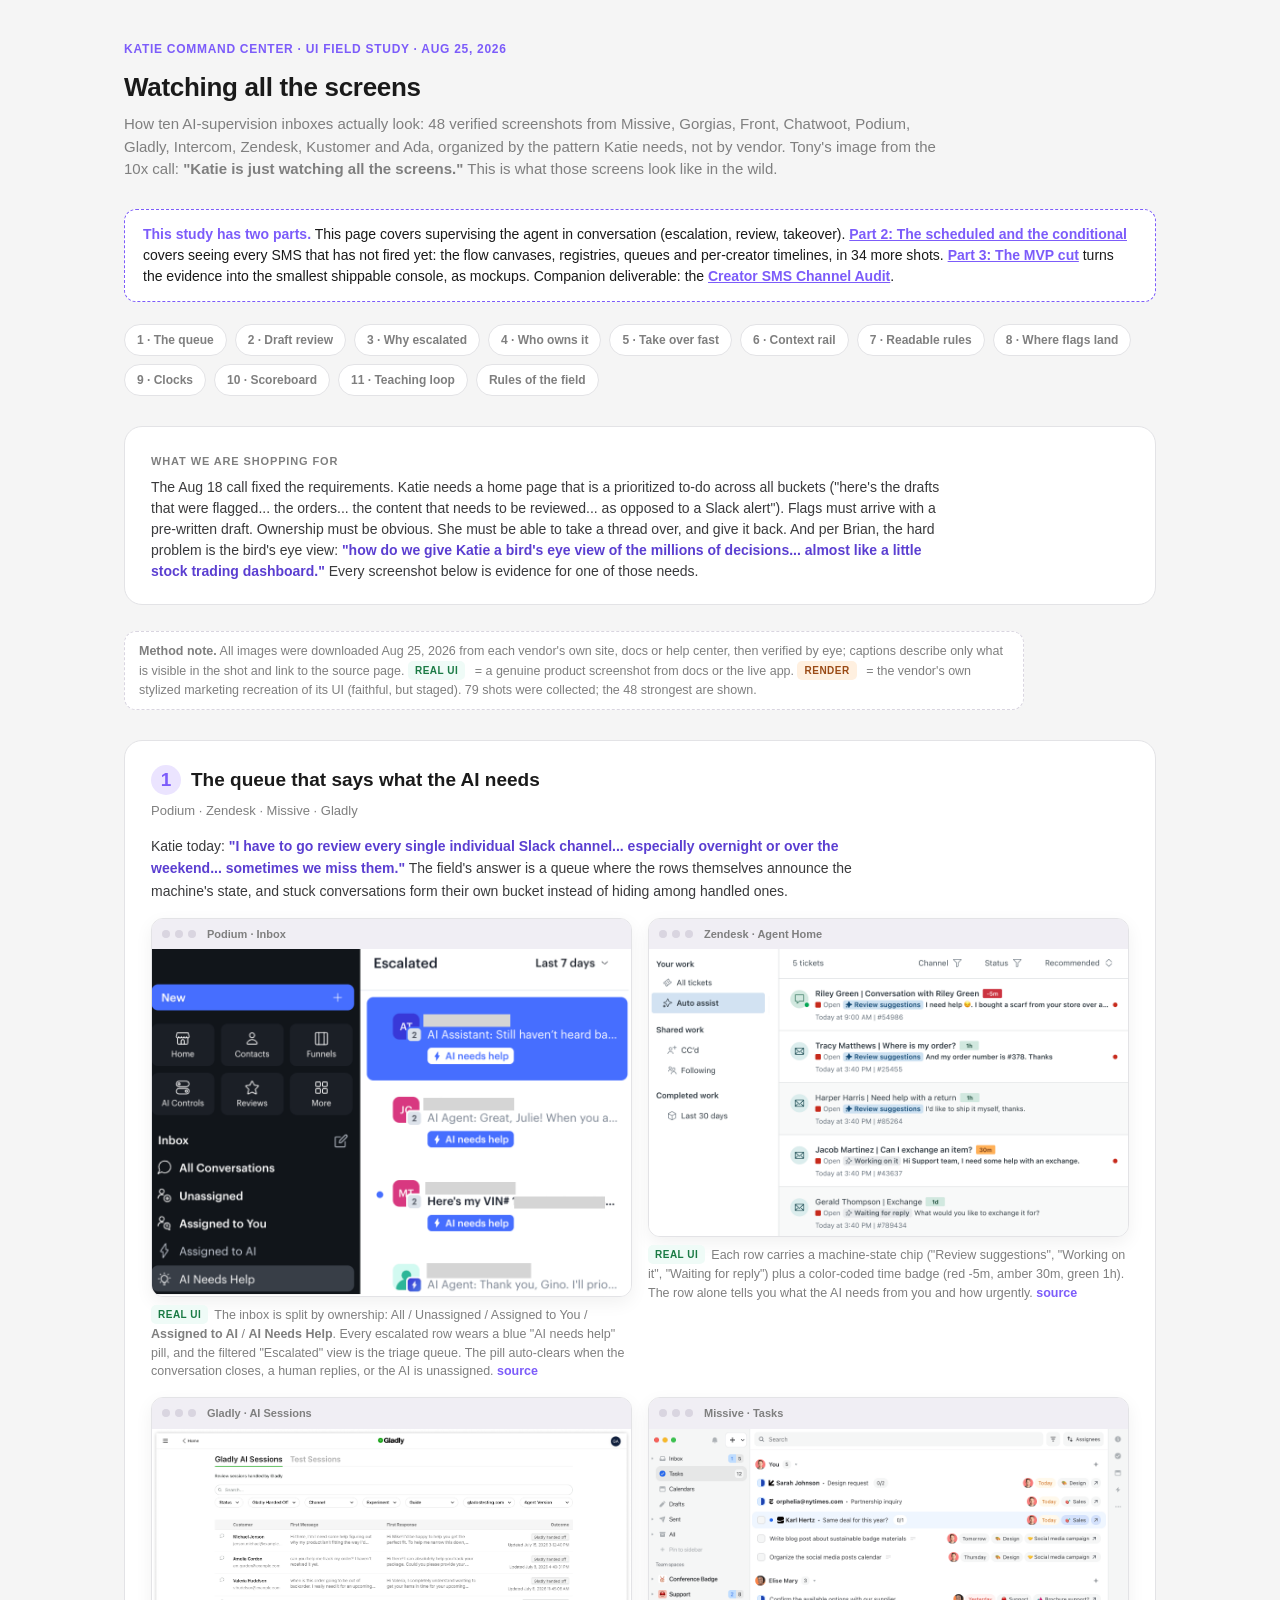
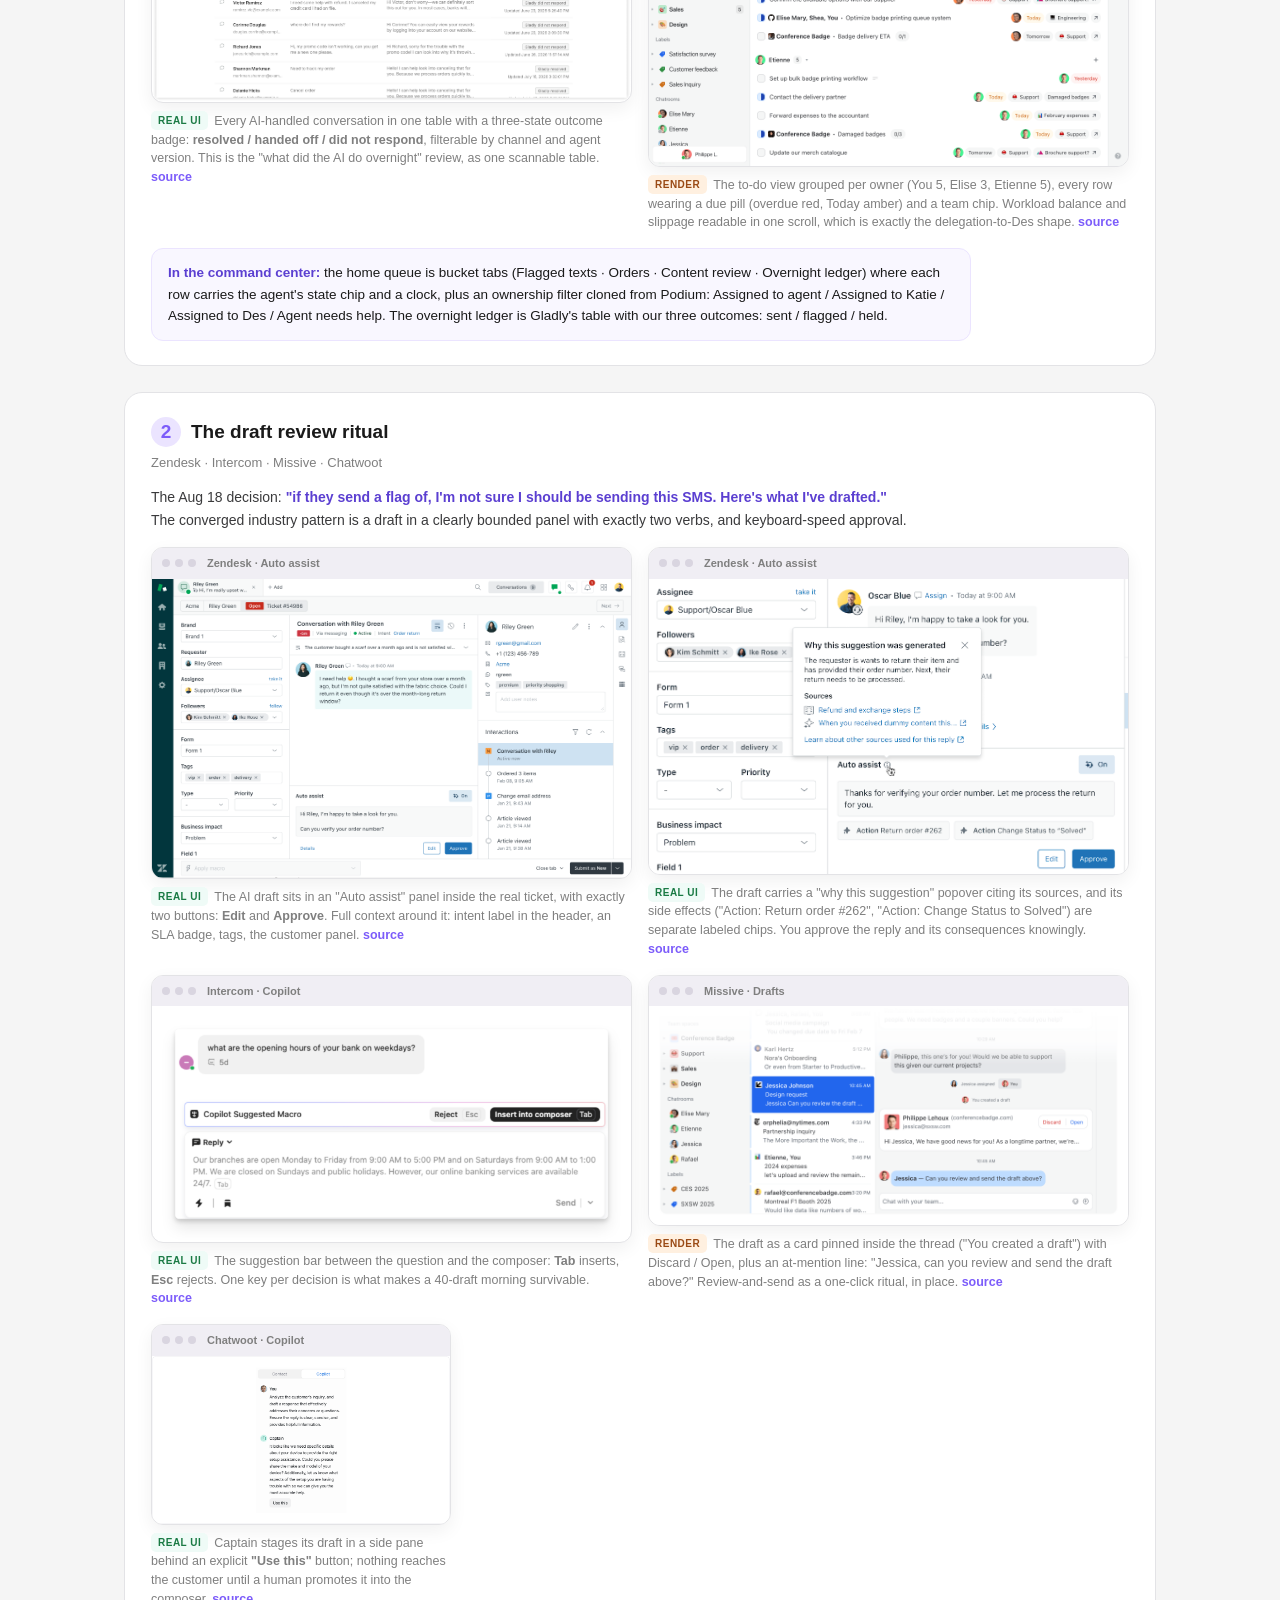
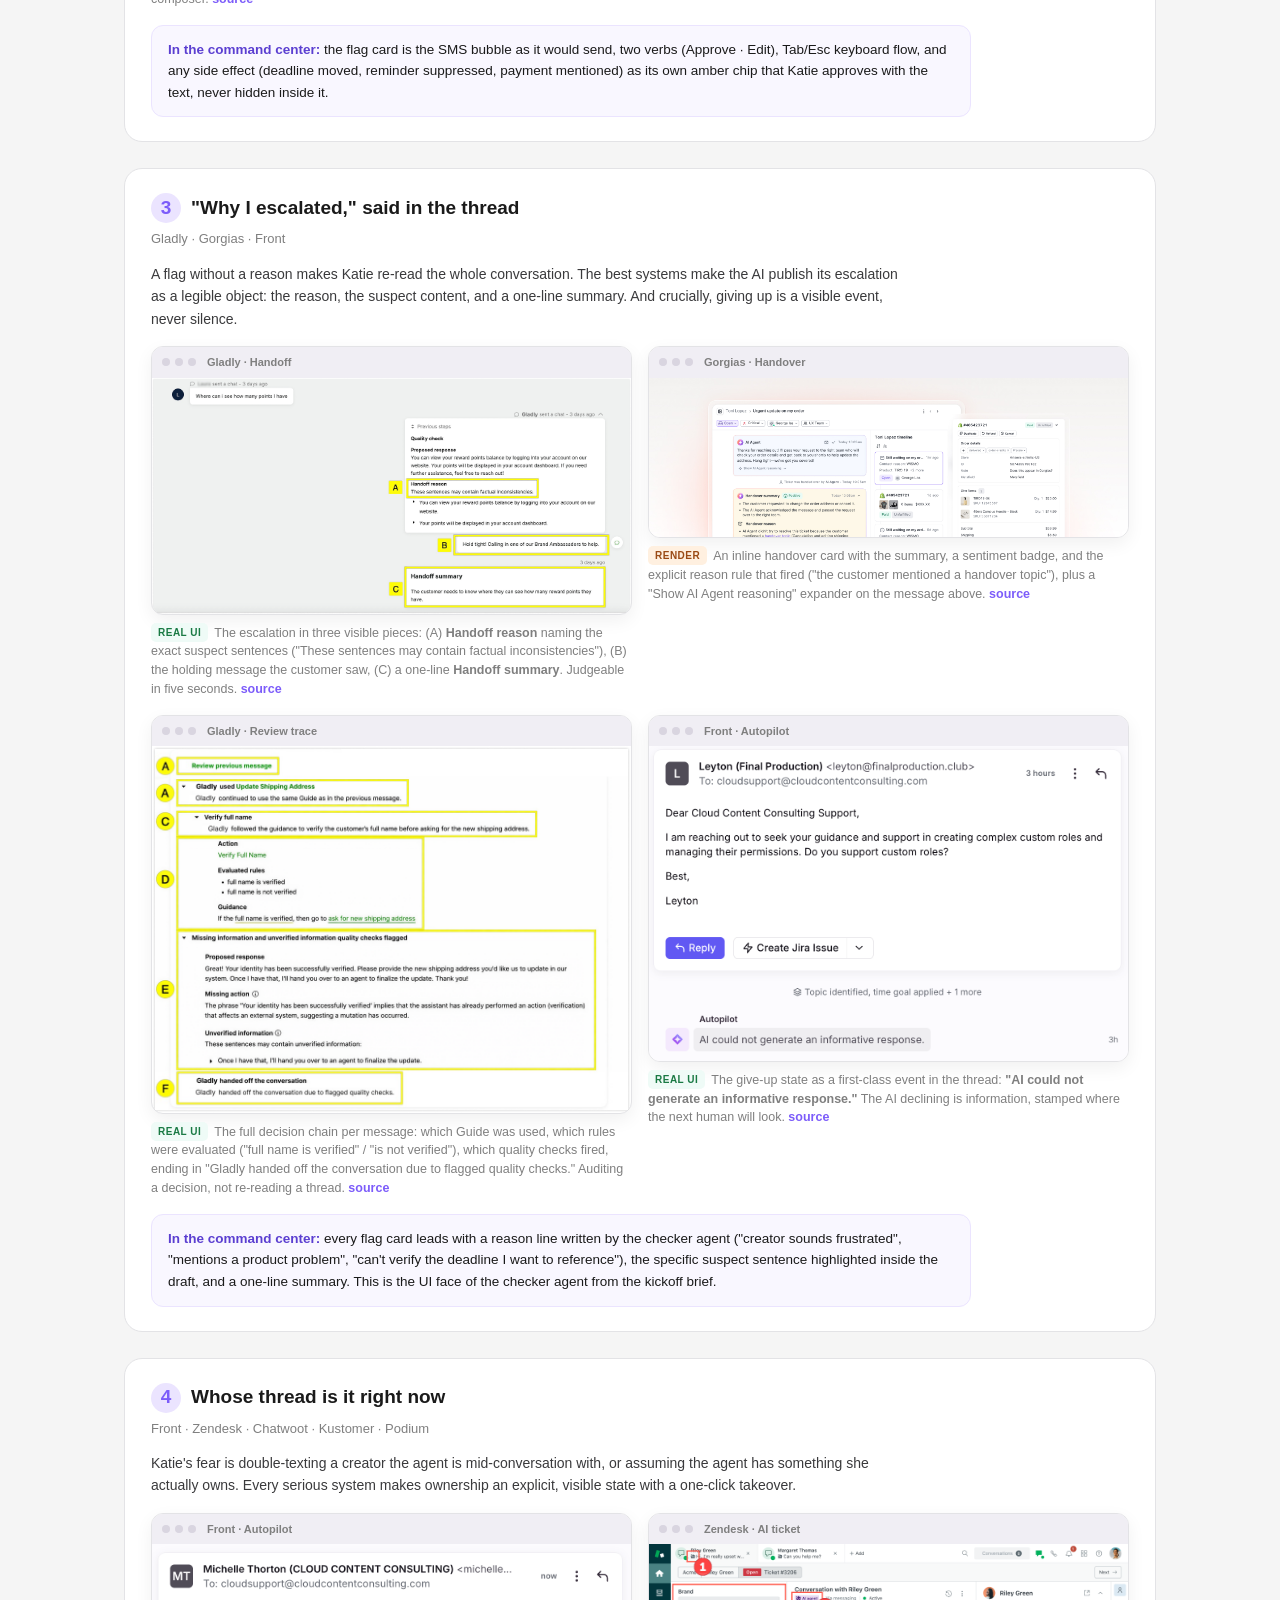
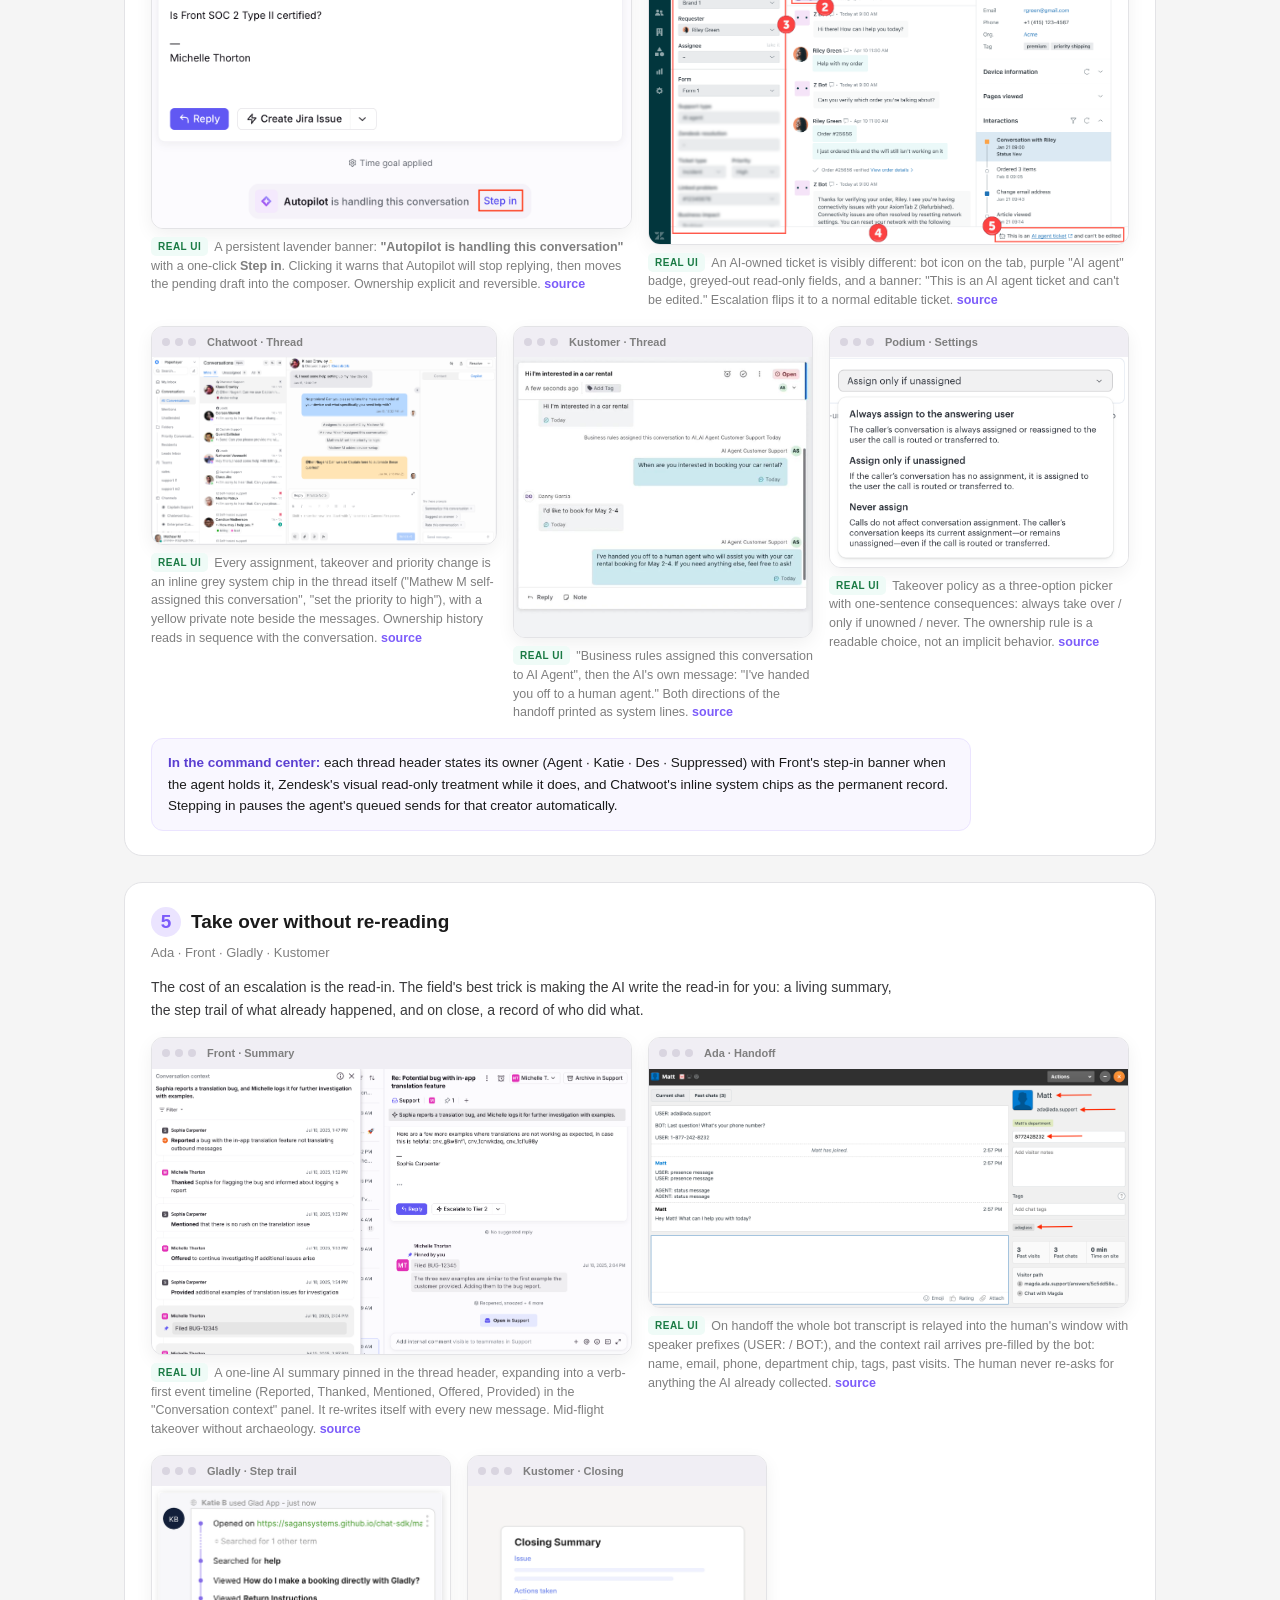
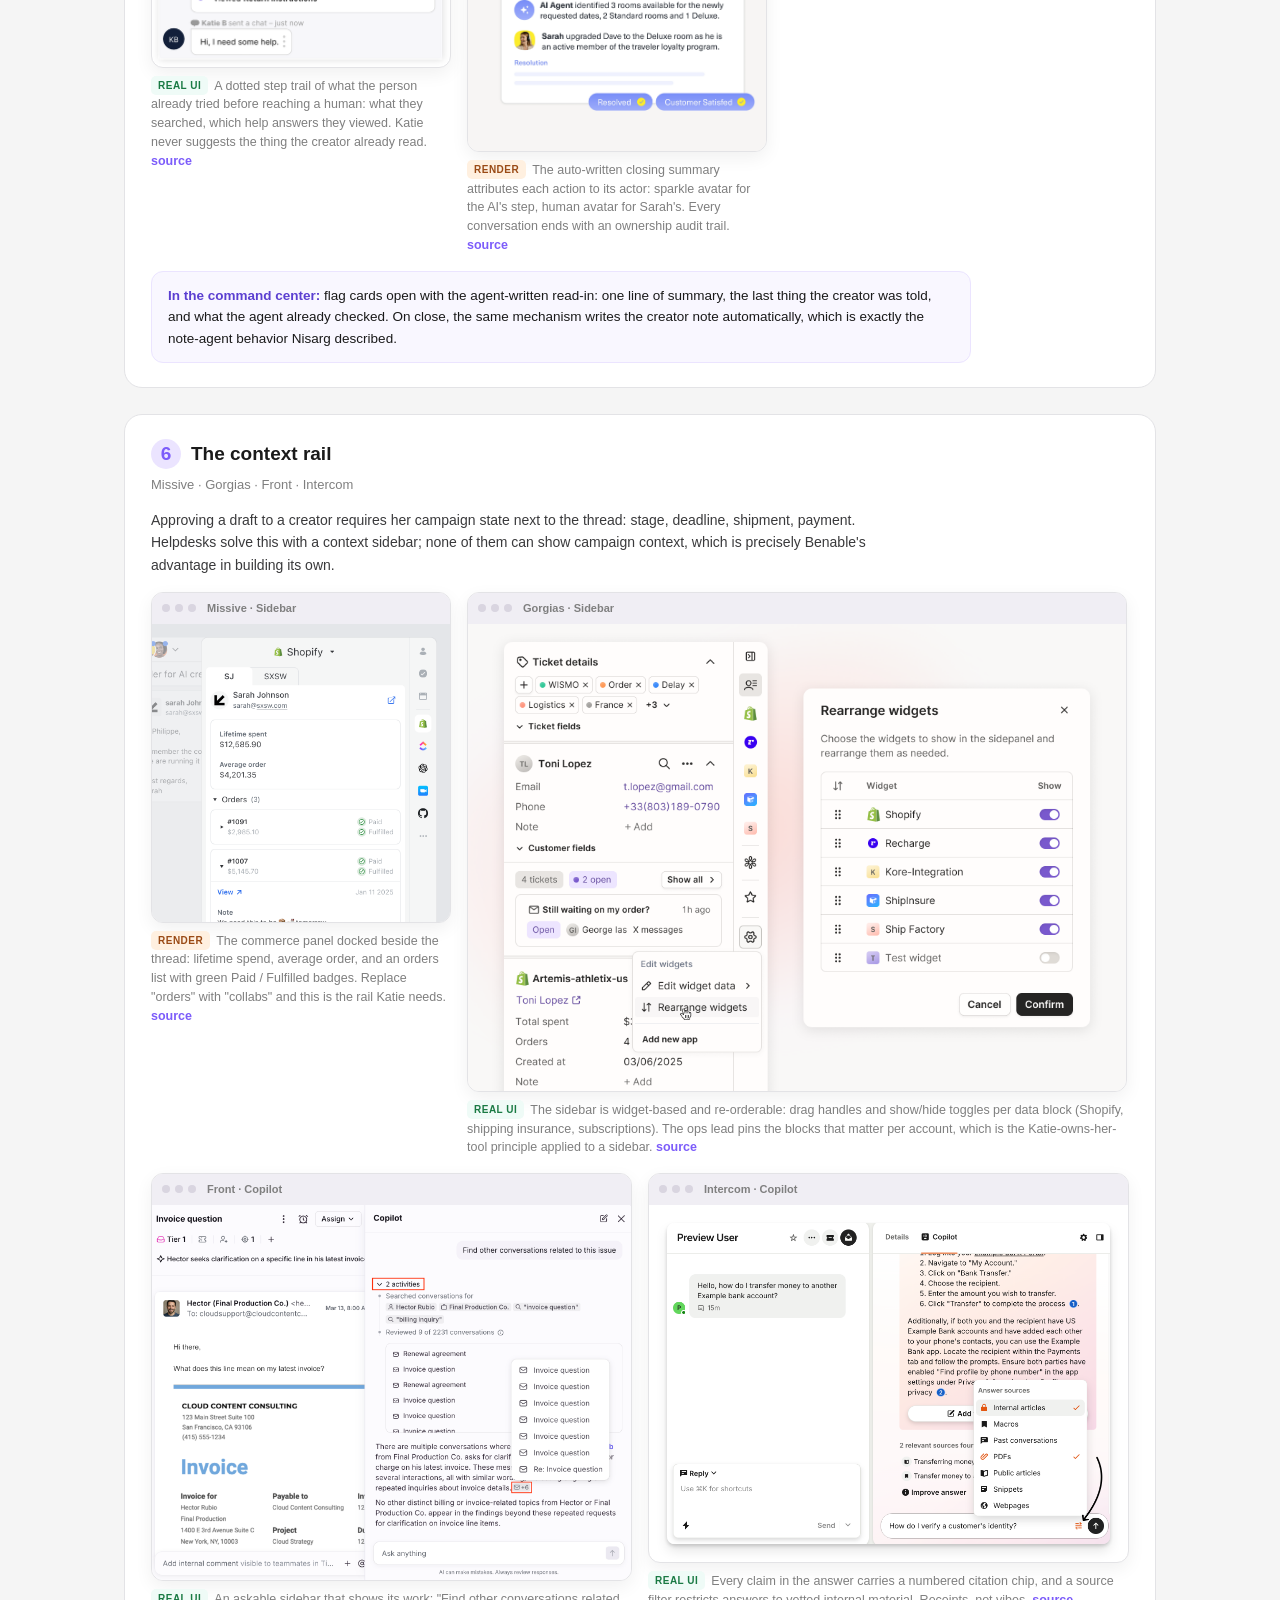
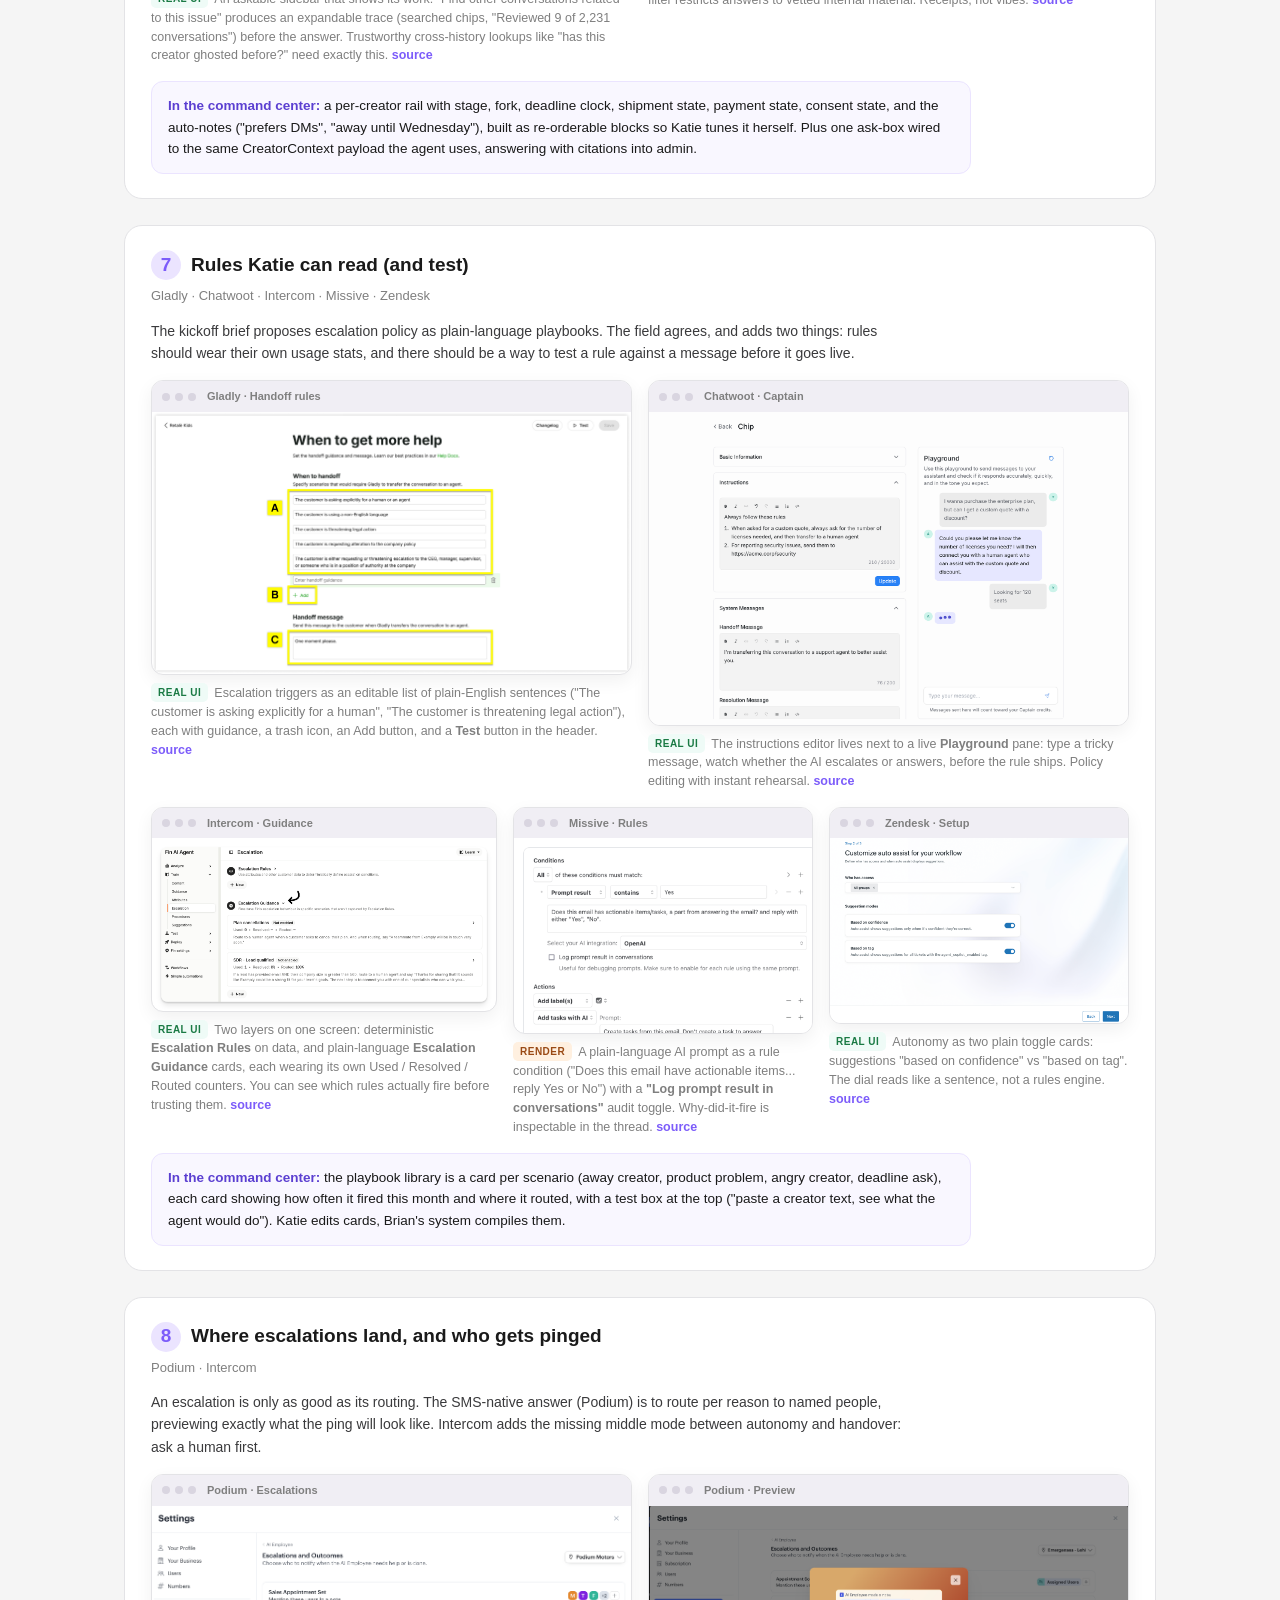
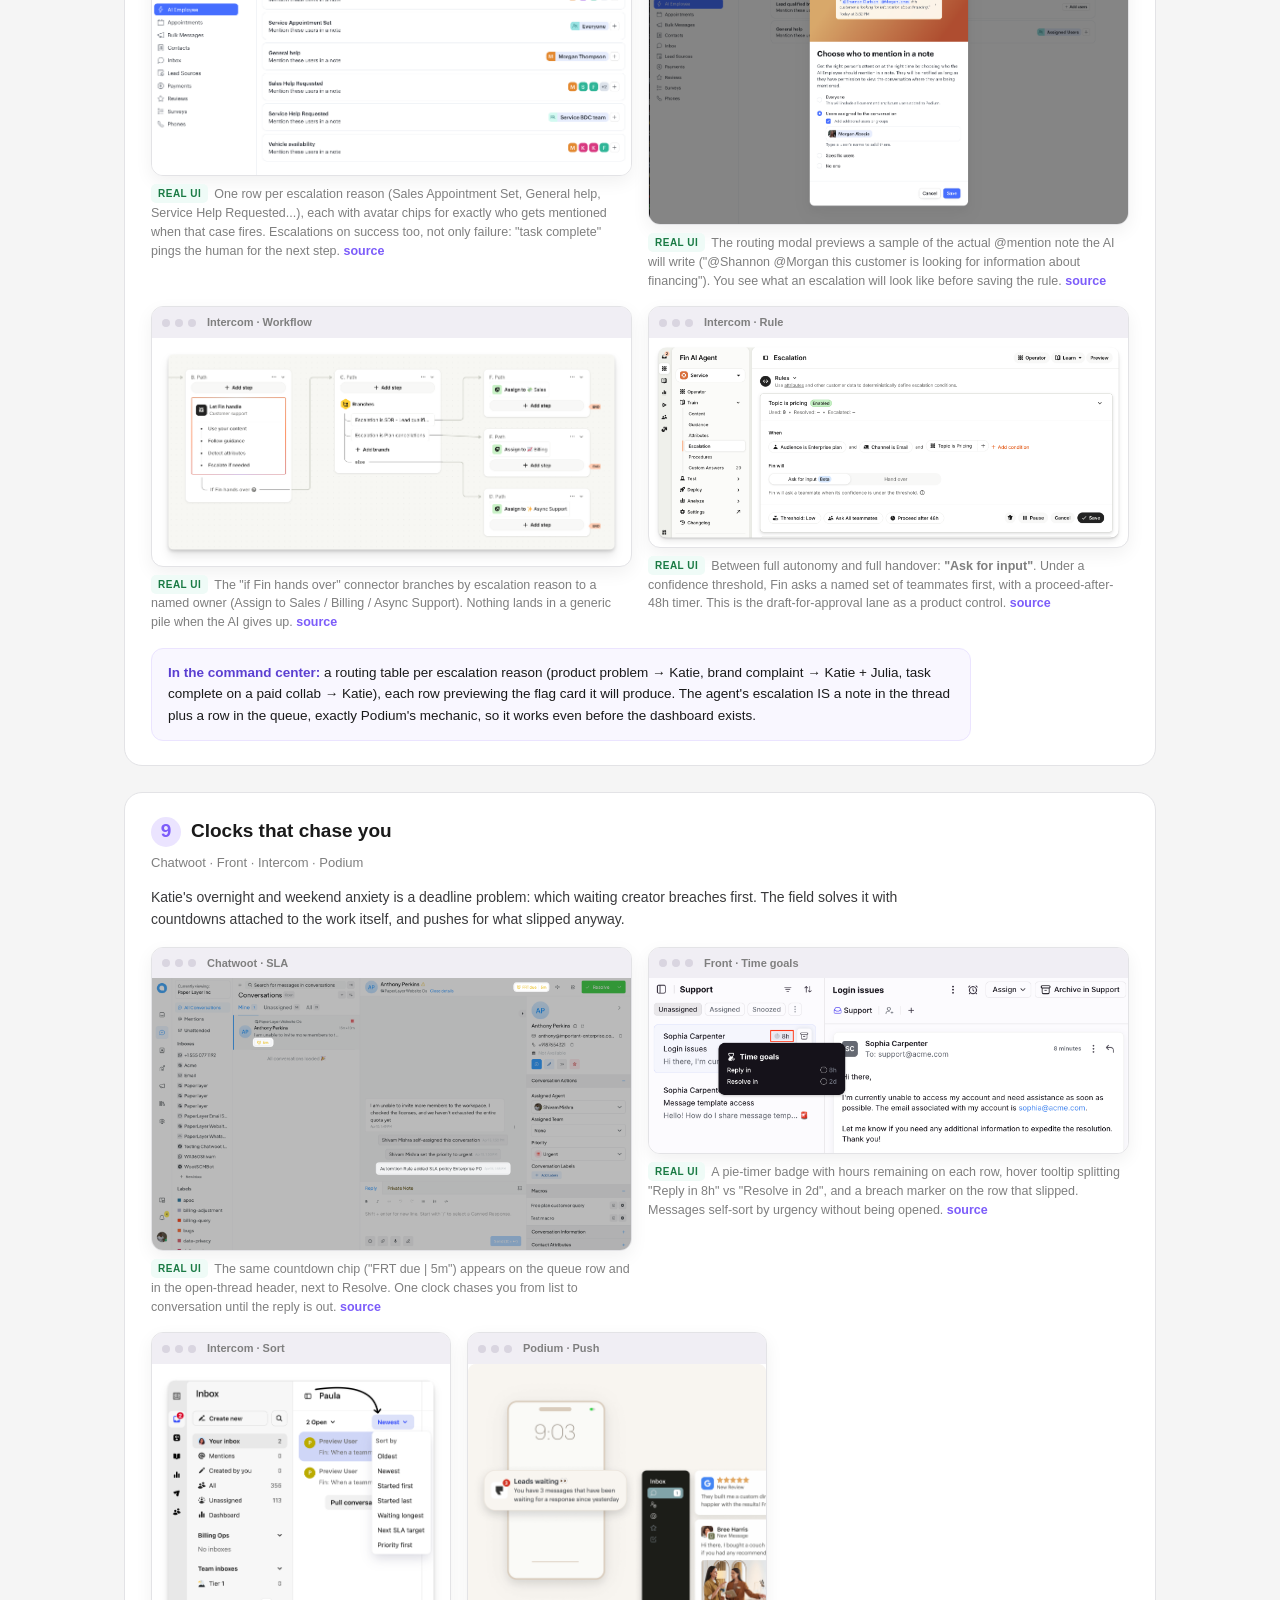
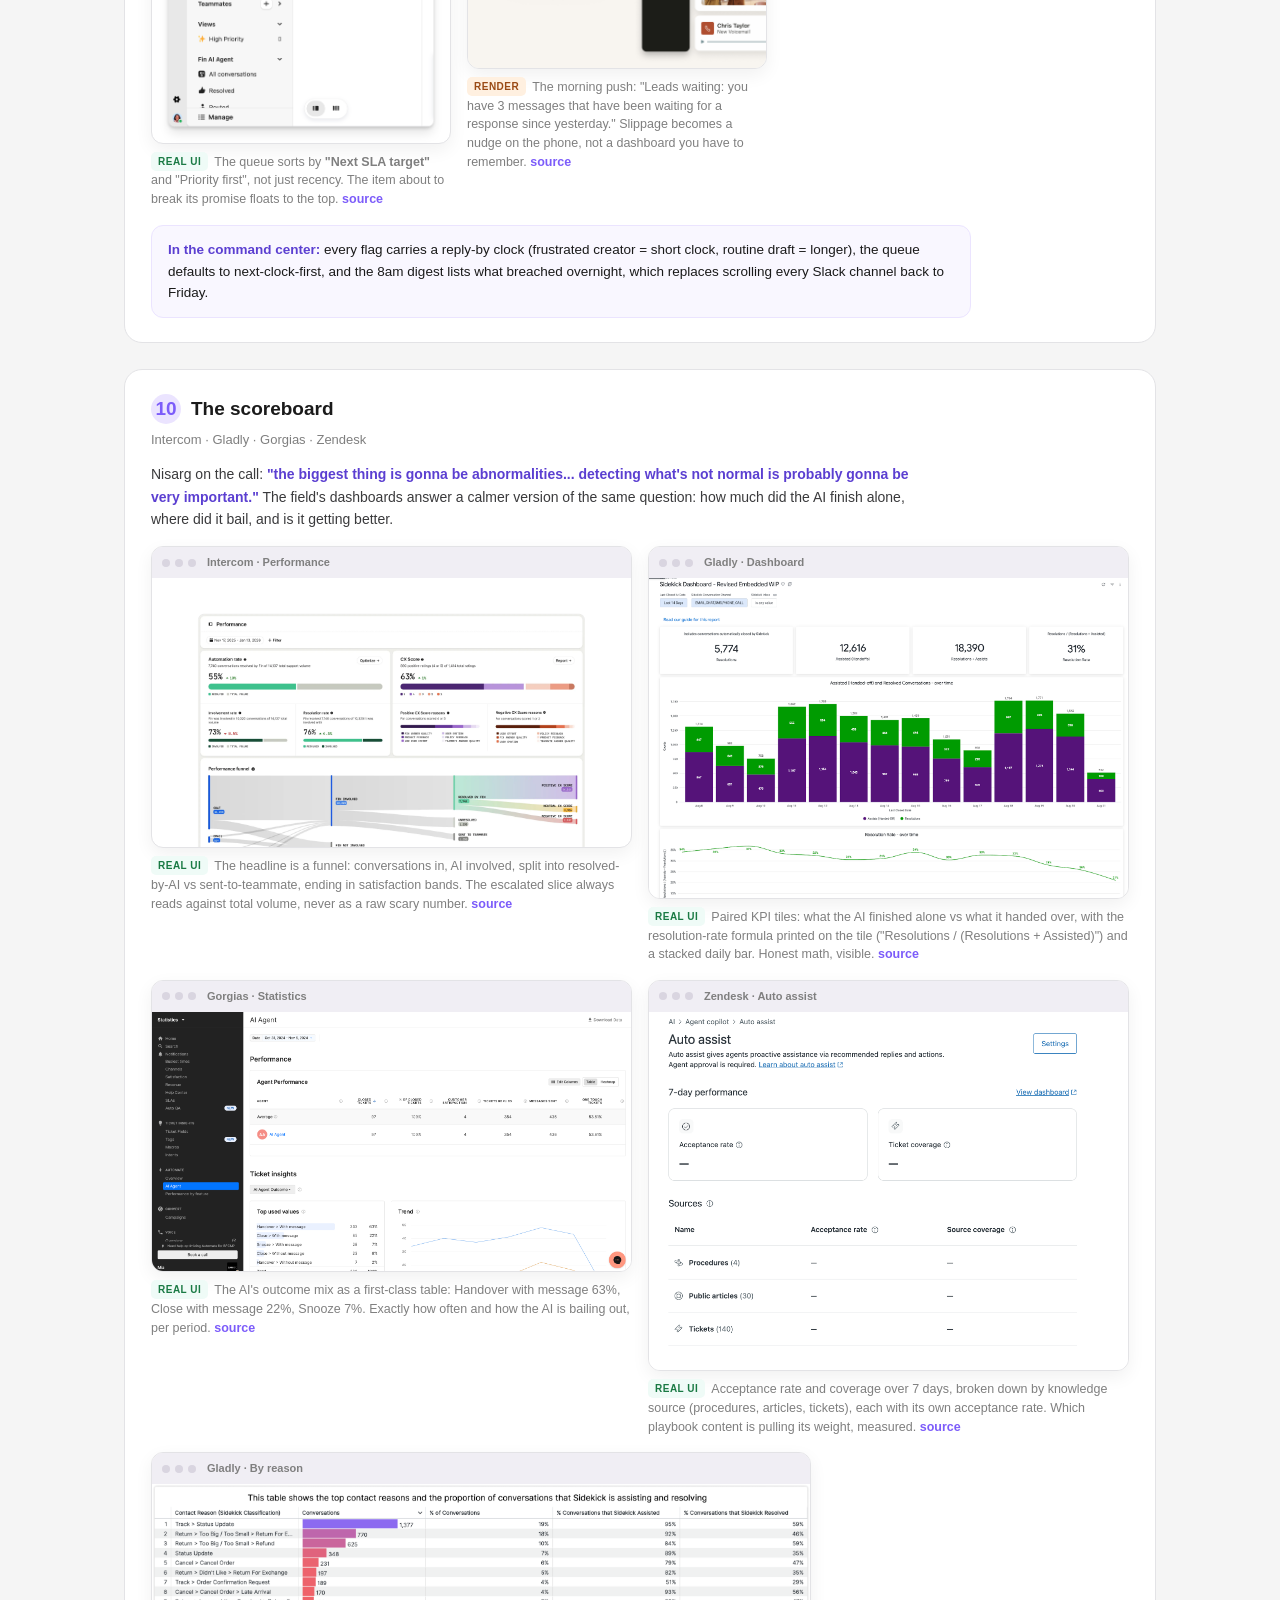
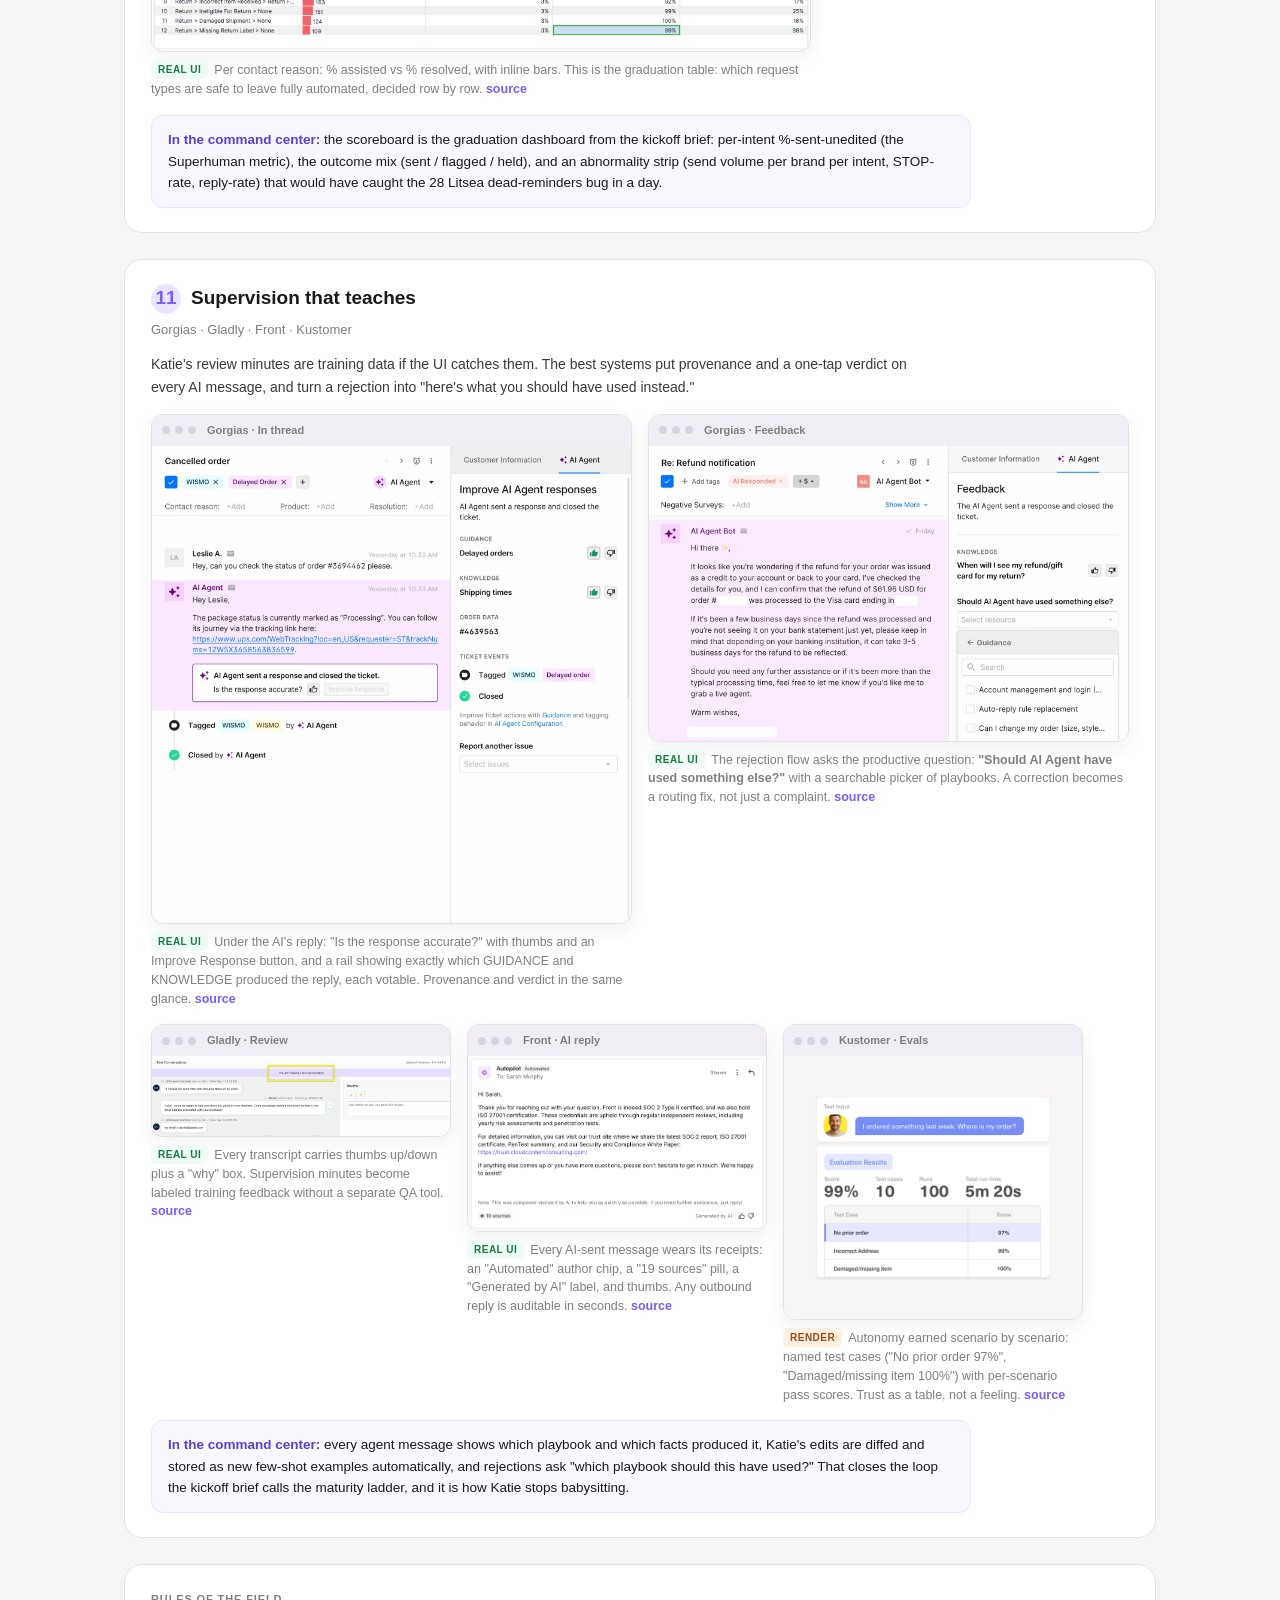
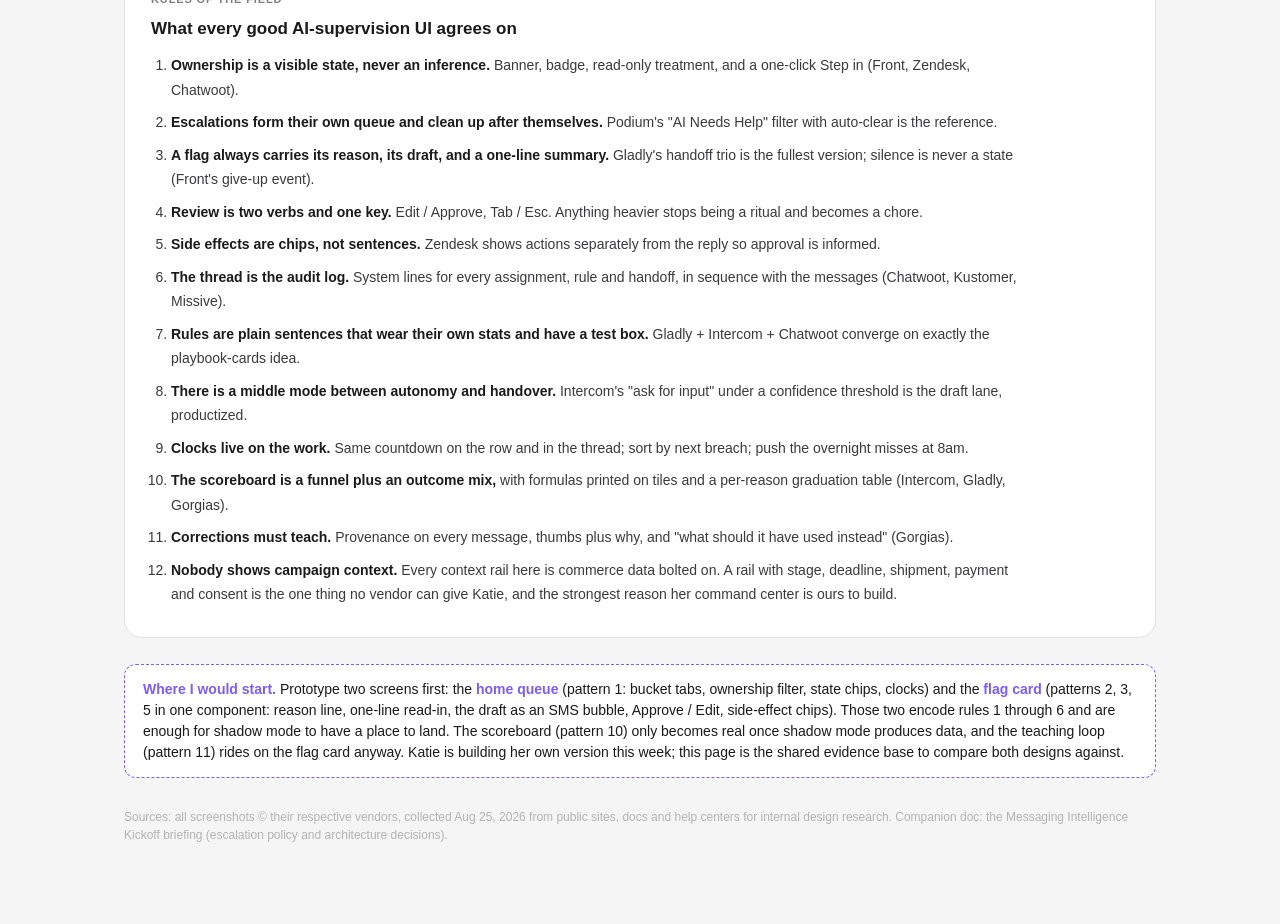
<file: index.html>
<!DOCTYPE html>
<html lang="en">
<head>
<meta charset="utf-8">
<meta name="viewport" content="width=device-width, initial-scale=1">
<meta name="robots" content="noindex">
<title>Watching all the screens: Katie command center UI study</title>
<link rel="stylesheet" href="study.css">
<style>
  /* ---- study-specific additions ---- */
  .pattern { background:#fff; border:1px solid #e3e3e6; border-radius:18px; padding:24px 26px; margin-bottom:26px; }
  .pattern .pnum { display:inline-flex; align-items:center; justify-content:center; width:30px; height:30px;
    border-radius:50%; background:var(--accent-soft); color:var(--accent); font-weight:800; margin-right:10px; flex:0 0 auto; }
  .pattern h3 { font-size:19px; display:flex; align-items:center; margin-bottom:6px; }
  .pattern .who { font-size:13px; color:var(--ink-med); margin-bottom:14px; }
  .pattern .why { font-size:14px; line-height:1.6; margin-bottom:16px; max-width:760px; }
  .pattern .why .q { color:#5B3FD1; font-weight:600; }

  .shots { display:flex; gap:16px; flex-wrap:wrap; align-items:flex-start; margin-bottom:16px; }
  .shot { flex:1 1 340px; max-width:660px; }
  .shot.narrow { flex:0 1 300px; }
  .shot .frame { border:1px solid #e3e3e6; border-radius:12px; overflow:hidden; background:#fff;
    box-shadow:0 6px 18px rgba(0,0,0,.06); }
  .shot .bar { display:flex; align-items:center; gap:5px; background:#f0eef4; padding:7px 10px; }
  .shot .bar i { width:8px; height:8px; border-radius:50%; background:#d9d5e0; }
  .shot .bar span { font-size:11px; color:var(--ink-med); font-weight:600; margin-left:6px; }
  .shot img { display:block; width:100%; }
  .shot figcaption { font-size:12.5px; color:var(--ink-med); margin-top:8px; line-height:1.5; }
  .shot figcaption a { color:var(--accent); text-decoration:none; font-weight:600; }
  .badge { display:inline-block; font-size:10px; font-weight:800; letter-spacing:.05em; text-transform:uppercase;
    border-radius:5px; padding:2px 7px; vertical-align:1px; margin-right:6px; }
  .badge.real { background:#EFFBF7; color:#1a7a44; }
  .badge.render { background:#FFF0E0; color:#9a4a15; }

  .benable-map { background:var(--accent-bg); border:1px solid var(--accent-soft); border-radius:12px;
    padding:13px 16px; font-size:13.5px; line-height:1.6; max-width:820px; }
  .benable-map b { color:#5B3FD1; }

  .toc { display:flex; flex-wrap:wrap; gap:8px; margin:18px 0 30px; }
  .toc a { font-size:12px; font-weight:700; color:var(--ink-med); text-decoration:none;
    border:1px solid #e3e3e6; background:#fff; border-radius:999px; padding:6px 12px; }
  .toc a:hover { color:var(--accent); border-color:var(--accent); }

  .brief { background:#fff; border:1px solid #e3e3e6; border-radius:18px; padding:22px 26px; margin-bottom:26px; }
  .brief ul { margin:10px 0 0 18px; font-size:14px; line-height:1.7; color:#3a3a3c; }
  .method { font-size:12.5px; color:var(--ink-med); background:#fff; border:1px dashed #d9d5e0; border-radius:12px;
    padding:10px 14px; margin-bottom:30px; max-width:900px; }

  .rules { background:#fff; border:1px solid #e3e3e6; border-radius:18px; padding:22px 26px; margin-bottom:26px; }
  .rules ol { margin:12px 0 0 20px; font-size:14px; line-height:1.75; color:#3a3a3c; max-width:860px; }
  .rules li { margin-bottom:8px; }
  .rules b { color:var(--ink); }
</style>
</head>
<body>

<div class="crumb">KATIE COMMAND CENTER · UI FIELD STUDY · AUG 25, 2026</div>
<h2>Watching all the screens</h2>
<p class="subtitle" style="max-width:820px;">How ten AI-supervision inboxes actually look: 48 verified screenshots from Missive, Gorgias, Front, Chatwoot, Podium, Gladly, Intercom, Zendesk, Kustomer and Ada, organized by the pattern Katie needs, not by vendor. Tony's image from the 10x call: <b>"Katie is just watching all the screens."</b> This is what those screens look like in the wild.</p>

<div class="lean" style="margin:0 0 22px;">
  <strong>This study has two parts.</strong> This page covers supervising the agent in conversation (escalation, review, takeover). <a href="flows.html" style="color:var(--accent); font-weight:700;">Part 2: The scheduled and the conditional</a> covers seeing every SMS that has not fired yet: the flow canvases, registries, queues and per-creator timelines, in 34 more shots. <a href="mvp.html" style="color:var(--accent); font-weight:700;">Part 3: The MVP cut</a> turns the evidence into the smallest shippable console, as mockups. Companion deliverable: the <a href="https://juliabenable.github.io/sms-channel-audit-1/" style="color:var(--accent); font-weight:700;">Creator SMS Channel Audit</a>.
</div>

<div class="toc">
  <a href="#p1">1 · The queue</a>
  <a href="#p2">2 · Draft review</a>
  <a href="#p3">3 · Why escalated</a>
  <a href="#p4">4 · Who owns it</a>
  <a href="#p5">5 · Take over fast</a>
  <a href="#p6">6 · Context rail</a>
  <a href="#p7">7 · Readable rules</a>
  <a href="#p8">8 · Where flags land</a>
  <a href="#p9">9 · Clocks</a>
  <a href="#p10">10 · Scoreboard</a>
  <a href="#p11">11 · Teaching loop</a>
  <a href="#rules">Rules of the field</a>
</div>

<div class="brief">
  <div class="label">WHAT WE ARE SHOPPING FOR</div>
  <p style="font-size:14px; max-width:800px;">The Aug 18 call fixed the requirements. Katie needs a home page that is a prioritized to-do across all buckets ("here's the drafts that were flagged... the orders... the content that needs to be reviewed... as opposed to a Slack alert"). Flags must arrive with a pre-written draft. Ownership must be obvious. She must be able to take a thread over, and give it back. And per Brian, the hard problem is the bird's eye view: <span style="color:#5B3FD1;font-weight:600;">"how do we give Katie a bird's eye view of the millions of decisions... almost like a little stock trading dashboard."</span> Every screenshot below is evidence for one of those needs.</p>
</div>

<div class="method">
  <b>Method note.</b> All images were downloaded Aug 25, 2026 from each vendor's own site, docs or help center, then verified by eye; captions describe only what is visible in the shot and link to the source page. <span class="badge real">real ui</span> = a genuine product screenshot from docs or the live app. <span class="badge render">render</span> = the vendor's own stylized marketing recreation of its UI (faithful, but staged). 79 shots were collected; the 48 strongest are shown.
</div>

<!-- ============ 1 ============ -->
<div class="pattern" id="p1">
  <h3><span class="pnum">1</span>The queue that says what the AI needs</h3>
  <div class="who">Podium · Zendesk · Missive · Gladly</div>
  <p class="why">Katie today: <span class="q">"I have to go review every single individual Slack channel... especially overnight or over the weekend... sometimes we miss them."</span> The field's answer is a queue where the rows themselves announce the machine's state, and stuck conversations form their own bucket instead of hiding among handled ones.</p>
  <div class="shots">
    <figure class="shot">
      <div class="frame"><div class="bar"><i></i><i></i><i></i><span>Podium · Inbox</span></div><img loading="lazy" src="img/podium-05.png" alt="Podium inbox with AI Needs Help filter"></div>
      <figcaption><span class="badge real">real ui</span>The inbox is split by ownership: All / Unassigned / Assigned to You / <b>Assigned to AI</b> / <b>AI Needs Help</b>. Every escalated row wears a blue "AI needs help" pill, and the filtered "Escalated" view is the triage queue. The pill auto-clears when the conversation closes, a human replies, or the AI is unassigned. <a href="https://www.podium.com/whats-new/25-11" target="_blank">source</a></figcaption>
    </figure>
    <figure class="shot">
      <div class="frame"><div class="bar"><i></i><i></i><i></i><span>Zendesk · Agent Home</span></div><img loading="lazy" src="img/zendesk-01.png" alt="Zendesk Agent Home with AI state chips"></div>
      <figcaption><span class="badge real">real ui</span>Each row carries a machine-state chip ("Review suggestions", "Working on it", "Waiting for reply") plus a color-coded time badge (red -5m, amber 30m, green 1h). The row alone tells you what the AI needs from you and how urgently. <a href="https://support.zendesk.com/hc/en-us/articles/5064623131418" target="_blank">source</a></figcaption>
    </figure>
    <figure class="shot">
      <div class="frame"><div class="bar"><i></i><i></i><i></i><span>Gladly · AI Sessions</span></div><img loading="lazy" src="img/gladly-04.png" alt="Gladly AI sessions table with outcome badges"></div>
      <figcaption><span class="badge real">real ui</span>Every AI-handled conversation in one table with a three-state outcome badge: <b>resolved / handed off / did not respond</b>, filterable by channel and agent version. This is the "what did the AI do overnight" review, as one scannable table. <a href="https://help.gladly.com/docs/sidekick-conversations-page-overview" target="_blank">source</a></figcaption>
    </figure>
    <figure class="shot">
      <div class="frame"><div class="bar"><i></i><i></i><i></i><span>Missive · Tasks</span></div><img loading="lazy" src="img/missive-08.png" alt="Missive tasks grouped by assignee"></div>
      <figcaption><span class="badge render">render</span>The to-do view grouped per owner (You 5, Elise 3, Etienne 5), every row wearing a due pill (overdue red, Today amber) and a team chip. Workload balance and slippage readable in one scroll, which is exactly the delegation-to-Des shape. <a href="https://missiveapp.com" target="_blank">source</a></figcaption>
    </figure>
  </div>
  <div class="benable-map"><b>In the command center:</b> the home queue is bucket tabs (Flagged texts · Orders · Content review · Overnight ledger) where each row carries the agent's state chip and a clock, plus an ownership filter cloned from Podium: Assigned to agent / Assigned to Katie / Assigned to Des / Agent needs help. The overnight ledger is Gladly's table with our three outcomes: sent / flagged / held.</div>
</div>

<!-- ============ 2 ============ -->
<div class="pattern" id="p2">
  <h3><span class="pnum">2</span>The draft review ritual</h3>
  <div class="who">Zendesk · Intercom · Missive · Chatwoot</div>
  <p class="why">The Aug 18 decision: <span class="q">"if they send a flag of, I'm not sure I should be sending this SMS. Here's what I've drafted."</span> The converged industry pattern is a draft in a clearly bounded panel with exactly two verbs, and keyboard-speed approval.</p>
  <div class="shots">
    <figure class="shot">
      <div class="frame"><div class="bar"><i></i><i></i><i></i><span>Zendesk · Auto assist</span></div><img loading="lazy" src="img/zendesk-02.png" alt="Zendesk auto assist draft with Edit and Approve"></div>
      <figcaption><span class="badge real">real ui</span>The AI draft sits in an "Auto assist" panel inside the real ticket, with exactly two buttons: <b>Edit</b> and <b>Approve</b>. Full context around it: intent label in the header, an SLA badge, tags, the customer panel. <a href="https://support.zendesk.com/hc/en-us/articles/9945148867866" target="_blank">source</a></figcaption>
    </figure>
    <figure class="shot">
      <div class="frame"><div class="bar"><i></i><i></i><i></i><span>Zendesk · Auto assist</span></div><img loading="lazy" src="img/zendesk-03.png" alt="Zendesk draft with why popover and action chips"></div>
      <figcaption><span class="badge real">real ui</span>The draft carries a "why this suggestion" popover citing its sources, and its side effects ("Action: Return order #262", "Action: Change Status to Solved") are separate labeled chips. You approve the reply and its consequences knowingly. <a href="https://support.zendesk.com/hc/en-us/articles/9945148867866" target="_blank">source</a></figcaption>
    </figure>
    <figure class="shot">
      <div class="frame"><div class="bar"><i></i><i></i><i></i><span>Intercom · Copilot</span></div><img loading="lazy" src="img/intercom-03.png" alt="Intercom suggestion bar with Tab and Esc"></div>
      <figcaption><span class="badge real">real ui</span>The suggestion bar between the question and the composer: <b>Tab</b> inserts, <b>Esc</b> rejects. One key per decision is what makes a 40-draft morning survivable. <a href="https://www.intercom.com/help/en/articles/8587194-how-to-use-copilot" target="_blank">source</a></figcaption>
    </figure>
    <figure class="shot">
      <div class="frame"><div class="bar"><i></i><i></i><i></i><span>Missive · Drafts</span></div><img loading="lazy" src="img/missive-03.png" alt="Missive draft card in thread with Discard and Open"></div>
      <figcaption><span class="badge render">render</span>The draft as a card pinned inside the thread ("You created a draft") with Discard / Open, plus an at-mention line: "Jessica, can you review and send the draft above?" Review-and-send as a one-click ritual, in place. <a href="https://missiveapp.com/features" target="_blank">source</a></figcaption>
    </figure>
    <figure class="shot narrow">
      <div class="frame"><div class="bar"><i></i><i></i><i></i><span>Chatwoot · Copilot</span></div><img loading="lazy" src="img/chatwoot-04.png" alt="Chatwoot Captain draft with Use this button"></div>
      <figcaption><span class="badge real">real ui</span>Captain stages its draft in a side pane behind an explicit <b>"Use this"</b> button; nothing reaches the customer until a human promotes it into the composer. <a href="https://www.chatwoot.com/hc/user-guide/articles/1738110272-how-to-use-captain-copilot" target="_blank">source</a></figcaption>
    </figure>
  </div>
  <div class="benable-map"><b>In the command center:</b> the flag card is the SMS bubble as it would send, two verbs (Approve · Edit), Tab/Esc keyboard flow, and any side effect (deadline moved, reminder suppressed, payment mentioned) as its own amber chip that Katie approves with the text, never hidden inside it.</div>
</div>

<!-- ============ 3 ============ -->
<div class="pattern" id="p3">
  <h3><span class="pnum">3</span>"Why I escalated," said in the thread</h3>
  <div class="who">Gladly · Gorgias · Front</div>
  <p class="why">A flag without a reason makes Katie re-read the whole conversation. The best systems make the AI publish its escalation as a legible object: the reason, the suspect content, and a one-line summary. And crucially, giving up is a visible event, never silence.</p>
  <div class="shots">
    <figure class="shot">
      <div class="frame"><div class="bar"><i></i><i></i><i></i><span>Gladly · Handoff</span></div><img loading="lazy" src="img/gladly-02.png" alt="Gladly handoff reason with flagged sentences"></div>
      <figcaption><span class="badge real">real ui</span>The escalation in three visible pieces: (A) <b>Handoff reason</b> naming the exact suspect sentences ("These sentences may contain factual inconsistencies"), (B) the holding message the customer saw, (C) a one-line <b>Handoff summary</b>. Judgeable in five seconds. <a href="https://help.gladly.com/docs/sidekick-conversations-page-overview" target="_blank">source</a></figcaption>
    </figure>
    <figure class="shot">
      <div class="frame"><div class="bar"><i></i><i></i><i></i><span>Gorgias · Handover</span></div><img loading="lazy" src="img/gorgias-04.jpg" alt="Gorgias handover summary card"></div>
      <figcaption><span class="badge render">render</span>An inline handover card with the summary, a sentiment badge, and the explicit reason rule that fired ("the customer mentioned a handover topic"), plus a "Show AI Agent reasoning" expander on the message above. <a href="https://updates.gorgias.com/publications/helpdesk-2-0-is-live" target="_blank">source</a></figcaption>
    </figure>
    <figure class="shot">
      <div class="frame"><div class="bar"><i></i><i></i><i></i><span>Gladly · Review trace</span></div><img loading="lazy" src="img/gladly-03.png" alt="Gladly conversation review decision chain"></div>
      <figcaption><span class="badge real">real ui</span>The full decision chain per message: which Guide was used, which rules were evaluated ("full name is verified" / "is not verified"), which quality checks fired, ending in "Gladly handed off the conversation due to flagged quality checks." Auditing a decision, not re-reading a thread. <a href="https://help.gladly.com/docs/sidekick-conversations-page-overview" target="_blank">source</a></figcaption>
    </figure>
    <figure class="shot">
      <div class="frame"><div class="bar"><i></i><i></i><i></i><span>Front · Autopilot</span></div><img loading="lazy" src="img/front-05.png" alt="Front AI give-up event in thread"></div>
      <figcaption><span class="badge real">real ui</span>The give-up state as a first-class event in the thread: <b>"AI could not generate an informative response."</b> The AI declining is information, stamped where the next human will look. <a href="https://help.front.com/en/articles/3737408" target="_blank">source</a></figcaption>
    </figure>
  </div>
  <div class="benable-map"><b>In the command center:</b> every flag card leads with a reason line written by the checker agent ("creator sounds frustrated", "mentions a product problem", "can't verify the deadline I want to reference"), the specific suspect sentence highlighted inside the draft, and a one-line summary. This is the UI face of the checker agent from the kickoff brief.</div>
</div>

<!-- ============ 4 ============ -->
<div class="pattern" id="p4">
  <h3><span class="pnum">4</span>Whose thread is it right now</h3>
  <div class="who">Front · Zendesk · Chatwoot · Kustomer · Podium</div>
  <p class="why">Katie's fear is double-texting a creator the agent is mid-conversation with, or assuming the agent has something she actually owns. Every serious system makes ownership an explicit, visible state with a one-click takeover.</p>
  <div class="shots">
    <figure class="shot">
      <div class="frame"><div class="bar"><i></i><i></i><i></i><span>Front · Autopilot</span></div><img loading="lazy" src="img/front-03.png" alt="Front Autopilot handling banner with Step in"></div>
      <figcaption><span class="badge real">real ui</span>A persistent lavender banner: <b>"Autopilot is handling this conversation"</b> with a one-click <b>Step in</b>. Clicking it warns that Autopilot will stop replying, then moves the pending draft into the composer. Ownership explicit and reversible. <a href="https://help.front.com/en/articles/3737408" target="_blank">source</a></figcaption>
    </figure>
    <figure class="shot">
      <div class="frame"><div class="bar"><i></i><i></i><i></i><span>Zendesk · AI ticket</span></div><img loading="lazy" src="img/zendesk-04.png" alt="Zendesk read-only AI agent ticket"></div>
      <figcaption><span class="badge real">real ui</span>An AI-owned ticket is visibly different: bot icon on the tab, purple "AI agent" badge, greyed-out read-only fields, and a banner: "This is an AI agent ticket and can't be edited." Escalation flips it to a normal editable ticket. <a href="https://support.zendesk.com/hc/en-us/articles/9204149016346" target="_blank">source</a></figcaption>
    </figure>
    <figure class="shot">
      <div class="frame"><div class="bar"><i></i><i></i><i></i><span>Chatwoot · Thread</span></div><img loading="lazy" src="img/chatwoot-03.png" alt="Chatwoot system event chips in thread"></div>
      <figcaption><span class="badge real">real ui</span>Every assignment, takeover and priority change is an inline grey system chip in the thread itself ("Mathew M self-assigned this conversation", "set the priority to high"), with a yellow private note beside the messages. Ownership history reads in sequence with the conversation. <a href="https://www.chatwoot.com/hc/user-guide/articles/1738110272-how-to-use-captain-copilot" target="_blank">source</a></figcaption>
    </figure>
    <figure class="shot narrow">
      <div class="frame"><div class="bar"><i></i><i></i><i></i><span>Kustomer · Thread</span></div><img loading="lazy" src="img/kustomer-02.jpg" alt="Kustomer ownership change system lines"></div>
      <figcaption><span class="badge real">real ui</span>"Business rules assigned this conversation to AI Agent", then the AI's own message: "I've handed you off to a human agent." Both directions of the handoff printed as system lines. <a href="https://www.kustomer.com/resources/blog/enhanced-hitl-handoffs/" target="_blank">source</a></figcaption>
    </figure>
    <figure class="shot narrow">
      <div class="frame"><div class="bar"><i></i><i></i><i></i><span>Podium · Settings</span></div><img loading="lazy" src="img/podium-03.png" alt="Podium assignment policy picker"></div>
      <figcaption><span class="badge real">real ui</span>Takeover policy as a three-option picker with one-sentence consequences: always take over / only if unowned / never. The ownership rule is a readable choice, not an implicit behavior. <a href="https://www.podium.com/whats-new/25-5" target="_blank">source</a></figcaption>
    </figure>
  </div>
  <div class="benable-map"><b>In the command center:</b> each thread header states its owner (Agent · Katie · Des · Suppressed) with Front's step-in banner when the agent holds it, Zendesk's visual read-only treatment while it does, and Chatwoot's inline system chips as the permanent record. Stepping in pauses the agent's queued sends for that creator automatically.</div>
</div>

<!-- ============ 5 ============ -->
<div class="pattern" id="p5">
  <h3><span class="pnum">5</span>Take over without re-reading</h3>
  <div class="who">Ada · Front · Gladly · Kustomer</div>
  <p class="why">The cost of an escalation is the read-in. The field's best trick is making the AI write the read-in for you: a living summary, the step trail of what already happened, and on close, a record of who did what.</p>
  <div class="shots">
    <figure class="shot">
      <div class="frame"><div class="bar"><i></i><i></i><i></i><span>Front · Summary</span></div><img loading="lazy" src="img/front-08.png" alt="Front living AI summary strip and context panel"></div>
      <figcaption><span class="badge real">real ui</span>A one-line AI summary pinned in the thread header, expanding into a verb-first event timeline (Reported, Thanked, Mentioned, Offered, Provided) in the "Conversation context" panel. It re-writes itself with every new message. Mid-flight takeover without archaeology. <a href="https://help.front.com/en/articles/1164608" target="_blank">source</a></figcaption>
    </figure>
    <figure class="shot">
      <div class="frame"><div class="bar"><i></i><i></i><i></i><span>Ada · Handoff</span></div><img loading="lazy" src="img/ada-01.png" alt="Ada handoff with relayed transcript and prefilled context"></div>
      <figcaption><span class="badge real">real ui</span>On handoff the whole bot transcript is relayed into the human's window with speaker prefixes (USER: / BOT:), and the context rail arrives pre-filled by the bot: name, email, phone, department chip, tags, past visits. The human never re-asks for anything the AI already collected. <a href="https://docs.ada.cx/docs/handoffs/zendesk/zendesk-chat/zendesk-chat-handoff-usage" target="_blank">source</a></figcaption>
    </figure>
    <figure class="shot narrow">
      <div class="frame"><div class="bar"><i></i><i></i><i></i><span>Gladly · Step trail</span></div><img loading="lazy" src="img/gladly-01.png" alt="Gladly self-service step trail"></div>
      <figcaption><span class="badge real">real ui</span>A dotted step trail of what the person already tried before reaching a human: what they searched, which help answers they viewed. Katie never suggests the thing the creator already read. <a href="https://help.gladly.com/docs/self-service-handoff" target="_blank">source</a></figcaption>
    </figure>
    <figure class="shot narrow">
      <div class="frame"><div class="bar"><i></i><i></i><i></i><span>Kustomer · Closing</span></div><img loading="lazy" src="img/kustomer-09.png" alt="Kustomer closing summary with per-actor attribution"></div>
      <figcaption><span class="badge render">render</span>The auto-written closing summary attributes each action to its actor: sparkle avatar for the AI's step, human avatar for Sarah's. Every conversation ends with an ownership audit trail. <a href="https://www.kustomer.com/ai-for-reps/" target="_blank">source</a></figcaption>
    </figure>
  </div>
  <div class="benable-map"><b>In the command center:</b> flag cards open with the agent-written read-in: one line of summary, the last thing the creator was told, and what the agent already checked. On close, the same mechanism writes the creator note automatically, which is exactly the note-agent behavior Nisarg described.</div>
</div>

<!-- ============ 6 ============ -->
<div class="pattern" id="p6">
  <h3><span class="pnum">6</span>The context rail</h3>
  <div class="who">Missive · Gorgias · Front · Intercom</div>
  <p class="why">Approving a draft to a creator requires her campaign state next to the thread: stage, deadline, shipment, payment. Helpdesks solve this with a context sidebar; none of them can show campaign context, which is precisely Benable's advantage in building its own.</p>
  <div class="shots">
    <figure class="shot narrow">
      <div class="frame"><div class="bar"><i></i><i></i><i></i><span>Missive · Sidebar</span></div><img loading="lazy" src="img/missive-02.png" alt="Missive Shopify context panel"></div>
      <figcaption><span class="badge render">render</span>The commerce panel docked beside the thread: lifetime spend, average order, and an orders list with green Paid / Fulfilled badges. Replace "orders" with "collabs" and this is the rail Katie needs. <a href="https://missiveapp.com" target="_blank">source</a></figcaption>
    </figure>
    <figure class="shot">
      <div class="frame"><div class="bar"><i></i><i></i><i></i><span>Gorgias · Sidebar</span></div><img loading="lazy" src="img/gorgias-01.png" alt="Gorgias widget-based reorderable sidebar"></div>
      <figcaption><span class="badge real">real ui</span>The sidebar is widget-based and re-orderable: drag handles and show/hide toggles per data block (Shopify, shipping insurance, subscriptions). The ops lead pins the blocks that matter per account, which is the Katie-owns-her-tool principle applied to a sidebar. <a href="https://updates.gorgias.com/publications/helpdesk-2-0-a-more-flexible-sidebar" target="_blank">source</a></figcaption>
    </figure>
    <figure class="shot">
      <div class="frame"><div class="bar"><i></i><i></i><i></i><span>Front · Copilot</span></div><img loading="lazy" src="img/front-07.png" alt="Front copilot activity trace"></div>
      <figcaption><span class="badge real">real ui</span>An askable sidebar that shows its work: "Find other conversations related to this issue" produces an expandable trace (searched chips, "Reviewed 9 of 2,231 conversations") before the answer. Trustworthy cross-history lookups like "has this creator ghosted before?" need exactly this. <a href="https://help.front.com/en/articles/4848832" target="_blank">source</a></figcaption>
    </figure>
    <figure class="shot">
      <div class="frame"><div class="bar"><i></i><i></i><i></i><span>Intercom · Copilot</span></div><img loading="lazy" src="img/intercom-04.png" alt="Intercom copilot citations and source filter"></div>
      <figcaption><span class="badge real">real ui</span>Every claim in the answer carries a numbered citation chip, and a source filter restricts answers to vetted internal material. Receipts, not vibes. <a href="https://www.intercom.com/help/en/articles/8587194-how-to-use-copilot" target="_blank">source</a></figcaption>
    </figure>
  </div>
  <div class="benable-map"><b>In the command center:</b> a per-creator rail with stage, fork, deadline clock, shipment state, payment state, consent state, and the auto-notes ("prefers DMs", "away until Wednesday"), built as re-orderable blocks so Katie tunes it herself. Plus one ask-box wired to the same CreatorContext payload the agent uses, answering with citations into admin.</div>
</div>

<!-- ============ 7 ============ -->
<div class="pattern" id="p7">
  <h3><span class="pnum">7</span>Rules Katie can read (and test)</h3>
  <div class="who">Gladly · Chatwoot · Intercom · Missive · Zendesk</div>
  <p class="why">The kickoff brief proposes escalation policy as plain-language playbooks. The field agrees, and adds two things: rules should wear their own usage stats, and there should be a way to test a rule against a message before it goes live.</p>
  <div class="shots">
    <figure class="shot">
      <div class="frame"><div class="bar"><i></i><i></i><i></i><span>Gladly · Handoff rules</span></div><img loading="lazy" src="img/gladly-06.png" alt="Gladly plain-English handoff scenarios"></div>
      <figcaption><span class="badge real">real ui</span>Escalation triggers as an editable list of plain-English sentences ("The customer is asking explicitly for a human", "The customer is threatening legal action"), each with guidance, a trash icon, an Add button, and a <b>Test</b> button in the header. <a href="https://help.gladly.com/docs/set-up-transfer-to-agent-scenarios" target="_blank">source</a></figcaption>
    </figure>
    <figure class="shot">
      <div class="frame"><div class="bar"><i></i><i></i><i></i><span>Chatwoot · Captain</span></div><img loading="lazy" src="img/chatwoot-02.png" alt="Chatwoot instructions editor with playground"></div>
      <figcaption><span class="badge real">real ui</span>The instructions editor lives next to a live <b>Playground</b> pane: type a tricky message, watch whether the AI escalates or answers, before the rule ships. Policy editing with instant rehearsal. <a href="https://www.chatwoot.com/blog/captain-custom-instructions" target="_blank">source</a></figcaption>
    </figure>
    <figure class="shot">
      <div class="frame"><div class="bar"><i></i><i></i><i></i><span>Intercom · Guidance</span></div><img loading="lazy" src="img/intercom-05.png" alt="Intercom escalation guidance cards with counters"></div>
      <figcaption><span class="badge real">real ui</span>Two layers on one screen: deterministic <b>Escalation Rules</b> on data, and plain-language <b>Escalation Guidance</b> cards, each wearing its own Used / Resolved / Routed counters. You can see which rules actually fire before trusting them. <a href="https://www.intercom.com/help/en/articles/12396892-manage-fin-ai-agent-s-escalation-guidance-and-rules" target="_blank">source</a></figcaption>
    </figure>
    <figure class="shot narrow">
      <div class="frame"><div class="bar"><i></i><i></i><i></i><span>Missive · Rules</span></div><img loading="lazy" src="img/missive-05.png" alt="Missive AI prompt as rule condition"></div>
      <figcaption><span class="badge render">render</span>A plain-language AI prompt as a rule condition ("Does this email have actionable items... reply Yes or No") with a <b>"Log prompt result in conversations"</b> audit toggle. Why-did-it-fire is inspectable in the thread. <a href="https://missiveapp.com/features" target="_blank">source</a></figcaption>
    </figure>
    <figure class="shot narrow">
      <div class="frame"><div class="bar"><i></i><i></i><i></i><span>Zendesk · Setup</span></div><img loading="lazy" src="img/zendesk-08.png" alt="Zendesk autonomy toggle cards"></div>
      <figcaption><span class="badge real">real ui</span>Autonomy as two plain toggle cards: suggestions "based on confidence" vs "based on tag". The dial reads like a sentence, not a rules engine. <a href="https://support.zendesk.com/hc/en-us/articles/10738928033690" target="_blank">source</a></figcaption>
    </figure>
  </div>
  <div class="benable-map"><b>In the command center:</b> the playbook library is a card per scenario (away creator, product problem, angry creator, deadline ask), each card showing how often it fired this month and where it routed, with a test box at the top ("paste a creator text, see what the agent would do"). Katie edits cards, Brian's system compiles them.</div>
</div>

<!-- ============ 8 ============ -->
<div class="pattern" id="p8">
  <h3><span class="pnum">8</span>Where escalations land, and who gets pinged</h3>
  <div class="who">Podium · Intercom</div>
  <p class="why">An escalation is only as good as its routing. The SMS-native answer (Podium) is to route per reason to named people, previewing exactly what the ping will look like. Intercom adds the missing middle mode between autonomy and handover: ask a human first.</p>
  <div class="shots">
    <figure class="shot">
      <div class="frame"><div class="bar"><i></i><i></i><i></i><span>Podium · Escalations</span></div><img loading="lazy" src="img/podium-01.png" alt="Podium per-reason escalation routing"></div>
      <figcaption><span class="badge real">real ui</span>One row per escalation reason (Sales Appointment Set, General help, Service Help Requested...), each with avatar chips for exactly who gets mentioned when that case fires. Escalations on success too, not only failure: "task complete" pings the human for the next step. <a href="https://www.podium.com/whats-new/25-5" target="_blank">source</a></figcaption>
    </figure>
    <figure class="shot">
      <div class="frame"><div class="bar"><i></i><i></i><i></i><span>Podium · Preview</span></div><img loading="lazy" src="img/podium-04.png" alt="Podium escalation note preview modal"></div>
      <figcaption><span class="badge real">real ui</span>The routing modal previews a sample of the actual @mention note the AI will write ("@Shannon @Morgan this customer is looking for information about financing"). You see what an escalation will look like before saving the rule. <a href="https://www.podium.com/whats-new/25-6" target="_blank">source</a></figcaption>
    </figure>
    <figure class="shot">
      <div class="frame"><div class="bar"><i></i><i></i><i></i><span>Intercom · Workflow</span></div><img loading="lazy" src="img/intercom-07.png" alt="Intercom handover branches by reason"></div>
      <figcaption><span class="badge real">real ui</span>The "if Fin hands over" connector branches by escalation reason to a named owner (Assign to Sales / Billing / Async Support). Nothing lands in a generic pile when the AI gives up. <a href="https://www.intercom.com/help/en/articles/12396892-manage-fin-ai-agent-s-escalation-guidance-and-rules" target="_blank">source</a></figcaption>
    </figure>
    <figure class="shot">
      <div class="frame"><div class="bar"><i></i><i></i><i></i><span>Intercom · Rule</span></div><img loading="lazy" src="img/intercom-06.png" alt="Intercom ask-for-input middle mode"></div>
      <figcaption><span class="badge real">real ui</span>Between full autonomy and full handover: <b>"Ask for input"</b>. Under a confidence threshold, Fin asks a named set of teammates first, with a proceed-after-48h timer. This is the draft-for-approval lane as a product control. <a href="https://www.intercom.com/help/en/articles/12396892-manage-fin-ai-agent-s-escalation-guidance-and-rules" target="_blank">source</a></figcaption>
    </figure>
  </div>
  <div class="benable-map"><b>In the command center:</b> a routing table per escalation reason (product problem → Katie, brand complaint → Katie + Julia, task complete on a paid collab → Katie), each row previewing the flag card it will produce. The agent's escalation IS a note in the thread plus a row in the queue, exactly Podium's mechanic, so it works even before the dashboard exists.</div>
</div>

<!-- ============ 9 ============ -->
<div class="pattern" id="p9">
  <h3><span class="pnum">9</span>Clocks that chase you</h3>
  <div class="who">Chatwoot · Front · Intercom · Podium</div>
  <p class="why">Katie's overnight and weekend anxiety is a deadline problem: which waiting creator breaches first. The field solves it with countdowns attached to the work itself, and pushes for what slipped anyway.</p>
  <div class="shots">
    <figure class="shot">
      <div class="frame"><div class="bar"><i></i><i></i><i></i><span>Chatwoot · SLA</span></div><img loading="lazy" src="img/chatwoot-05.png" alt="Chatwoot SLA countdown chips"></div>
      <figcaption><span class="badge real">real ui</span>The same countdown chip ("FRT due | 5m") appears on the queue row and in the open-thread header, next to Resolve. One clock chases you from list to conversation until the reply is out. <a href="https://www.chatwoot.com/hc/user-guide/articles/1713167310-service-level-agreemtns" target="_blank">source</a></figcaption>
    </figure>
    <figure class="shot">
      <div class="frame"><div class="bar"><i></i><i></i><i></i><span>Front · Time goals</span></div><img loading="lazy" src="img/front-02.png" alt="Front pie timer badge with tooltip"></div>
      <figcaption><span class="badge real">real ui</span>A pie-timer badge with hours remaining on each row, hover tooltip splitting "Reply in 8h" vs "Resolve in 2d", and a breach marker on the row that slipped. Messages self-sort by urgency without being opened. <a href="https://help.front.com/en/articles/3038464" target="_blank">source</a></figcaption>
    </figure>
    <figure class="shot narrow">
      <div class="frame"><div class="bar"><i></i><i></i><i></i><span>Intercom · Sort</span></div><img loading="lazy" src="img/intercom-02.png" alt="Intercom sort by next SLA target"></div>
      <figcaption><span class="badge real">real ui</span>The queue sorts by <b>"Next SLA target"</b> and "Priority first", not just recency. The item about to break its promise floats to the top. <a href="https://www.intercom.com/help/en/articles/6546152-set-slas-for-conversations-and-tickets" target="_blank">source</a></figcaption>
    </figure>
    <figure class="shot narrow">
      <div class="frame"><div class="bar"><i></i><i></i><i></i><span>Podium · Push</span></div><img loading="lazy" src="img/podium-08.png" alt="Podium waiting-since-yesterday push notification"></div>
      <figcaption><span class="badge render">render</span>The morning push: "Leads waiting: you have 3 messages that have been waiting for a response since yesterday." Slippage becomes a nudge on the phone, not a dashboard you have to remember. <a href="https://www.podium.com/product/inbox" target="_blank">source</a></figcaption>
    </figure>
  </div>
  <div class="benable-map"><b>In the command center:</b> every flag carries a reply-by clock (frustrated creator = short clock, routine draft = longer), the queue defaults to next-clock-first, and the 8am digest lists what breached overnight, which replaces scrolling every Slack channel back to Friday.</div>
</div>

<!-- ============ 10 ============ -->
<div class="pattern" id="p10">
  <h3><span class="pnum">10</span>The scoreboard</h3>
  <div class="who">Intercom · Gladly · Gorgias · Zendesk</div>
  <p class="why">Nisarg on the call: <span class="q">"the biggest thing is gonna be abnormalities... detecting what's not normal is probably gonna be very important."</span> The field's dashboards answer a calmer version of the same question: how much did the AI finish alone, where did it bail, and is it getting better.</p>
  <div class="shots">
    <figure class="shot">
      <div class="frame"><div class="bar"><i></i><i></i><i></i><span>Intercom · Performance</span></div><img loading="lazy" src="img/intercom-08.png" alt="Intercom performance funnel"></div>
      <figcaption><span class="badge real">real ui</span>The headline is a funnel: conversations in, AI involved, split into resolved-by-AI vs sent-to-teammate, ending in satisfaction bands. The escalated slice always reads against total volume, never as a raw scary number. <a href="https://www.intercom.com/fin" target="_blank">source</a></figcaption>
    </figure>
    <figure class="shot">
      <div class="frame"><div class="bar"><i></i><i></i><i></i><span>Gladly · Dashboard</span></div><img loading="lazy" src="img/gladly-07.png" alt="Gladly sidekick dashboard tiles"></div>
      <figcaption><span class="badge real">real ui</span>Paired KPI tiles: what the AI finished alone vs what it handed over, with the resolution-rate formula printed on the tile ("Resolutions / (Resolutions + Assisted)") and a stacked daily bar. Honest math, visible. <a href="https://help.gladly.com/docs/sidekick-dashboard" target="_blank">source</a></figcaption>
    </figure>
    <figure class="shot">
      <div class="frame"><div class="bar"><i></i><i></i><i></i><span>Gorgias · Statistics</span></div><img loading="lazy" src="img/gorgias-03.png" alt="Gorgias AI agent outcome mix"></div>
      <figcaption><span class="badge real">real ui</span>The AI's outcome mix as a first-class table: Handover with message 63%, Close with message 22%, Snooze 7%. Exactly how often and how the AI is bailing out, per period. <a href="https://updates.gorgias.com/publications/dedicated-page-for-ai-agent-statistics" target="_blank">source</a></figcaption>
    </figure>
    <figure class="shot">
      <div class="frame"><div class="bar"><i></i><i></i><i></i><span>Zendesk · Auto assist</span></div><img loading="lazy" src="img/zendesk-07.png" alt="Zendesk acceptance rate by source"></div>
      <figcaption><span class="badge real">real ui</span>Acceptance rate and coverage over 7 days, broken down by knowledge source (procedures, articles, tickets), each with its own acceptance rate. Which playbook content is pulling its weight, measured. <a href="https://support.zendesk.com/hc/en-us/articles/10738928033690" target="_blank">source</a></figcaption>
    </figure>
    <figure class="shot">
      <div class="frame"><div class="bar"><i></i><i></i><i></i><span>Gladly · By reason</span></div><img loading="lazy" src="img/gladly-08.png" alt="Gladly per-reason assisted vs resolved"></div>
      <figcaption><span class="badge real">real ui</span>Per contact reason: % assisted vs % resolved, with inline bars. This is the graduation table: which request types are safe to leave fully automated, decided row by row. <a href="https://help.gladly.com/docs/sidekick-dashboard" target="_blank">source</a></figcaption>
    </figure>
  </div>
  <div class="benable-map"><b>In the command center:</b> the scoreboard is the graduation dashboard from the kickoff brief: per-intent %-sent-unedited (the Superhuman metric), the outcome mix (sent / flagged / held), and an abnormality strip (send volume per brand per intent, STOP-rate, reply-rate) that would have caught the 28 Litsea dead-reminders bug in a day.</div>
</div>

<!-- ============ 11 ============ -->
<div class="pattern" id="p11">
  <h3><span class="pnum">11</span>Supervision that teaches</h3>
  <div class="who">Gorgias · Gladly · Front · Kustomer</div>
  <p class="why">Katie's review minutes are training data if the UI catches them. The best systems put provenance and a one-tap verdict on every AI message, and turn a rejection into "here's what you should have used instead."</p>
  <div class="shots">
    <figure class="shot">
      <div class="frame"><div class="bar"><i></i><i></i><i></i><span>Gorgias · In thread</span></div><img loading="lazy" src="img/gorgias-05.png" alt="Gorgias provenance and voting in thread"></div>
      <figcaption><span class="badge real">real ui</span>Under the AI's reply: "Is the response accurate?" with thumbs and an Improve Response button, and a rail showing exactly which GUIDANCE and KNOWLEDGE produced the reply, each votable. Provenance and verdict in the same glance. <a href="https://www.gorgias.com/blog/our-ai-approach" target="_blank">source</a></figcaption>
    </figure>
    <figure class="shot">
      <div class="frame"><div class="bar"><i></i><i></i><i></i><span>Gorgias · Feedback</span></div><img loading="lazy" src="img/gorgias-06.png" alt="Gorgias pick the resource it should have used"></div>
      <figcaption><span class="badge real">real ui</span>The rejection flow asks the productive question: <b>"Should AI Agent have used something else?"</b> with a searchable picker of playbooks. A correction becomes a routing fix, not just a complaint. <a href="https://www.gorgias.com/blog/our-ai-approach" target="_blank">source</a></figcaption>
    </figure>
    <figure class="shot narrow">
      <div class="frame"><div class="bar"><i></i><i></i><i></i><span>Gladly · Review</span></div><img loading="lazy" src="img/gladly-05.png" alt="Gladly thumbs plus why box"></div>
      <figcaption><span class="badge real">real ui</span>Every transcript carries thumbs up/down plus a "why" box. Supervision minutes become labeled training feedback without a separate QA tool. <a href="https://help.gladly.com/docs/sidekick-conversations-page-overview" target="_blank">source</a></figcaption>
    </figure>
    <figure class="shot narrow">
      <div class="frame"><div class="bar"><i></i><i></i><i></i><span>Front · AI reply</span></div><img loading="lazy" src="img/front-04.png" alt="Front AI reply with author chip and sources pill"></div>
      <figcaption><span class="badge real">real ui</span>Every AI-sent message wears its receipts: an "Automated" author chip, a "19 sources" pill, a "Generated by AI" label, and thumbs. Any outbound reply is auditable in seconds. <a href="https://help.front.com/en/articles/3737408" target="_blank">source</a></figcaption>
    </figure>
    <figure class="shot narrow">
      <div class="frame"><div class="bar"><i></i><i></i><i></i><span>Kustomer · Evals</span></div><img loading="lazy" src="img/kustomer-06.png" alt="Kustomer scenario scorecard"></div>
      <figcaption><span class="badge render">render</span>Autonomy earned scenario by scenario: named test cases ("No prior order 97%", "Damaged/missing item 100%") with per-scenario pass scores. Trust as a table, not a feeling. <a href="https://www.kustomer.com/concierge/" target="_blank">source</a></figcaption>
    </figure>
  </div>
  <div class="benable-map"><b>In the command center:</b> every agent message shows which playbook and which facts produced it, Katie's edits are diffed and stored as new few-shot examples automatically, and rejections ask "which playbook should this have used?" That closes the loop the kickoff brief calls the maturity ladder, and it is how Katie stops babysitting.</div>
</div>

<!-- ============ RULES ============ -->
<div class="rules" id="rules">
  <div class="label">RULES OF THE FIELD</div>
  <h3 style="margin-bottom:4px;">What every good AI-supervision UI agrees on</h3>
  <ol>
    <li><b>Ownership is a visible state, never an inference.</b> Banner, badge, read-only treatment, and a one-click Step in (Front, Zendesk, Chatwoot).</li>
    <li><b>Escalations form their own queue and clean up after themselves.</b> Podium's "AI Needs Help" filter with auto-clear is the reference.</li>
    <li><b>A flag always carries its reason, its draft, and a one-line summary.</b> Gladly's handoff trio is the fullest version; silence is never a state (Front's give-up event).</li>
    <li><b>Review is two verbs and one key.</b> Edit / Approve, Tab / Esc. Anything heavier stops being a ritual and becomes a chore.</li>
    <li><b>Side effects are chips, not sentences.</b> Zendesk shows actions separately from the reply so approval is informed.</li>
    <li><b>The thread is the audit log.</b> System lines for every assignment, rule and handoff, in sequence with the messages (Chatwoot, Kustomer, Missive).</li>
    <li><b>Rules are plain sentences that wear their own stats and have a test box.</b> Gladly + Intercom + Chatwoot converge on exactly the playbook-cards idea.</li>
    <li><b>There is a middle mode between autonomy and handover.</b> Intercom's "ask for input" under a confidence threshold is the draft lane, productized.</li>
    <li><b>Clocks live on the work.</b> Same countdown on the row and in the thread; sort by next breach; push the overnight misses at 8am.</li>
    <li><b>The scoreboard is a funnel plus an outcome mix,</b> with formulas printed on tiles and a per-reason graduation table (Intercom, Gladly, Gorgias).</li>
    <li><b>Corrections must teach.</b> Provenance on every message, thumbs plus why, and "what should it have used instead" (Gorgias).</li>
    <li><b>Nobody shows campaign context.</b> Every context rail here is commerce data bolted on. A rail with stage, deadline, shipment, payment and consent is the one thing no vendor can give Katie, and the strongest reason her command center is ours to build.</li>
  </ol>
</div>

<div class="lean">
  <strong>Where I would start.</strong> Prototype two screens first: the <strong>home queue</strong> (pattern 1: bucket tabs, ownership filter, state chips, clocks) and the <strong>flag card</strong> (patterns 2, 3, 5 in one component: reason line, one-line read-in, the draft as an SMS bubble, Approve / Edit, side-effect chips). Those two encode rules 1 through 6 and are enough for shadow mode to have a place to land. The scoreboard (pattern 10) only becomes real once shadow mode produces data, and the teaching loop (pattern 11) rides on the flag card anyway. Katie is building her own version this week; this page is the shared evidence base to compare both designs against.
</div>

<p style="font-size:12px; color:var(--ink-subtle); margin-top:30px;">Sources: all screenshots © their respective vendors, collected Aug 25, 2026 from public sites, docs and help centers for internal design research. Companion doc: the Messaging Intelligence Kickoff briefing (escalation policy and architecture decisions).</p>

</body>
</html>
</file>
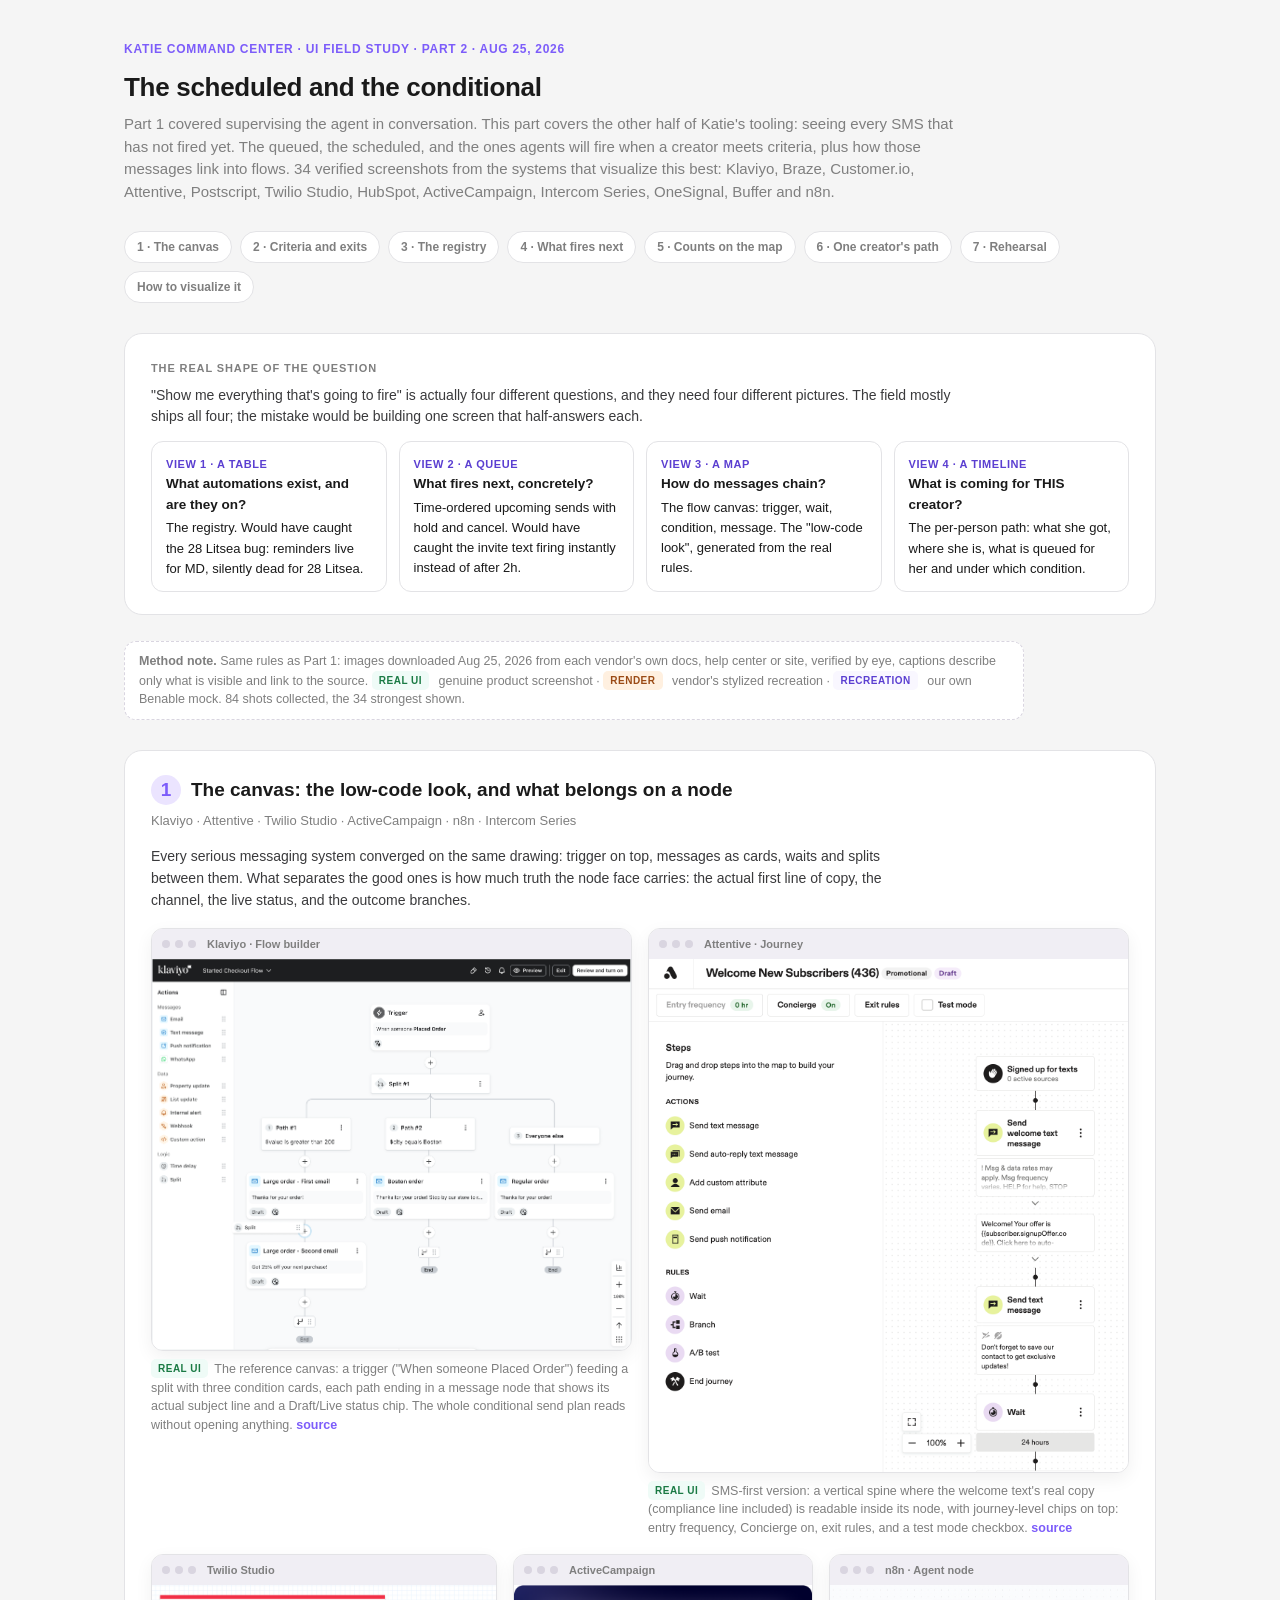
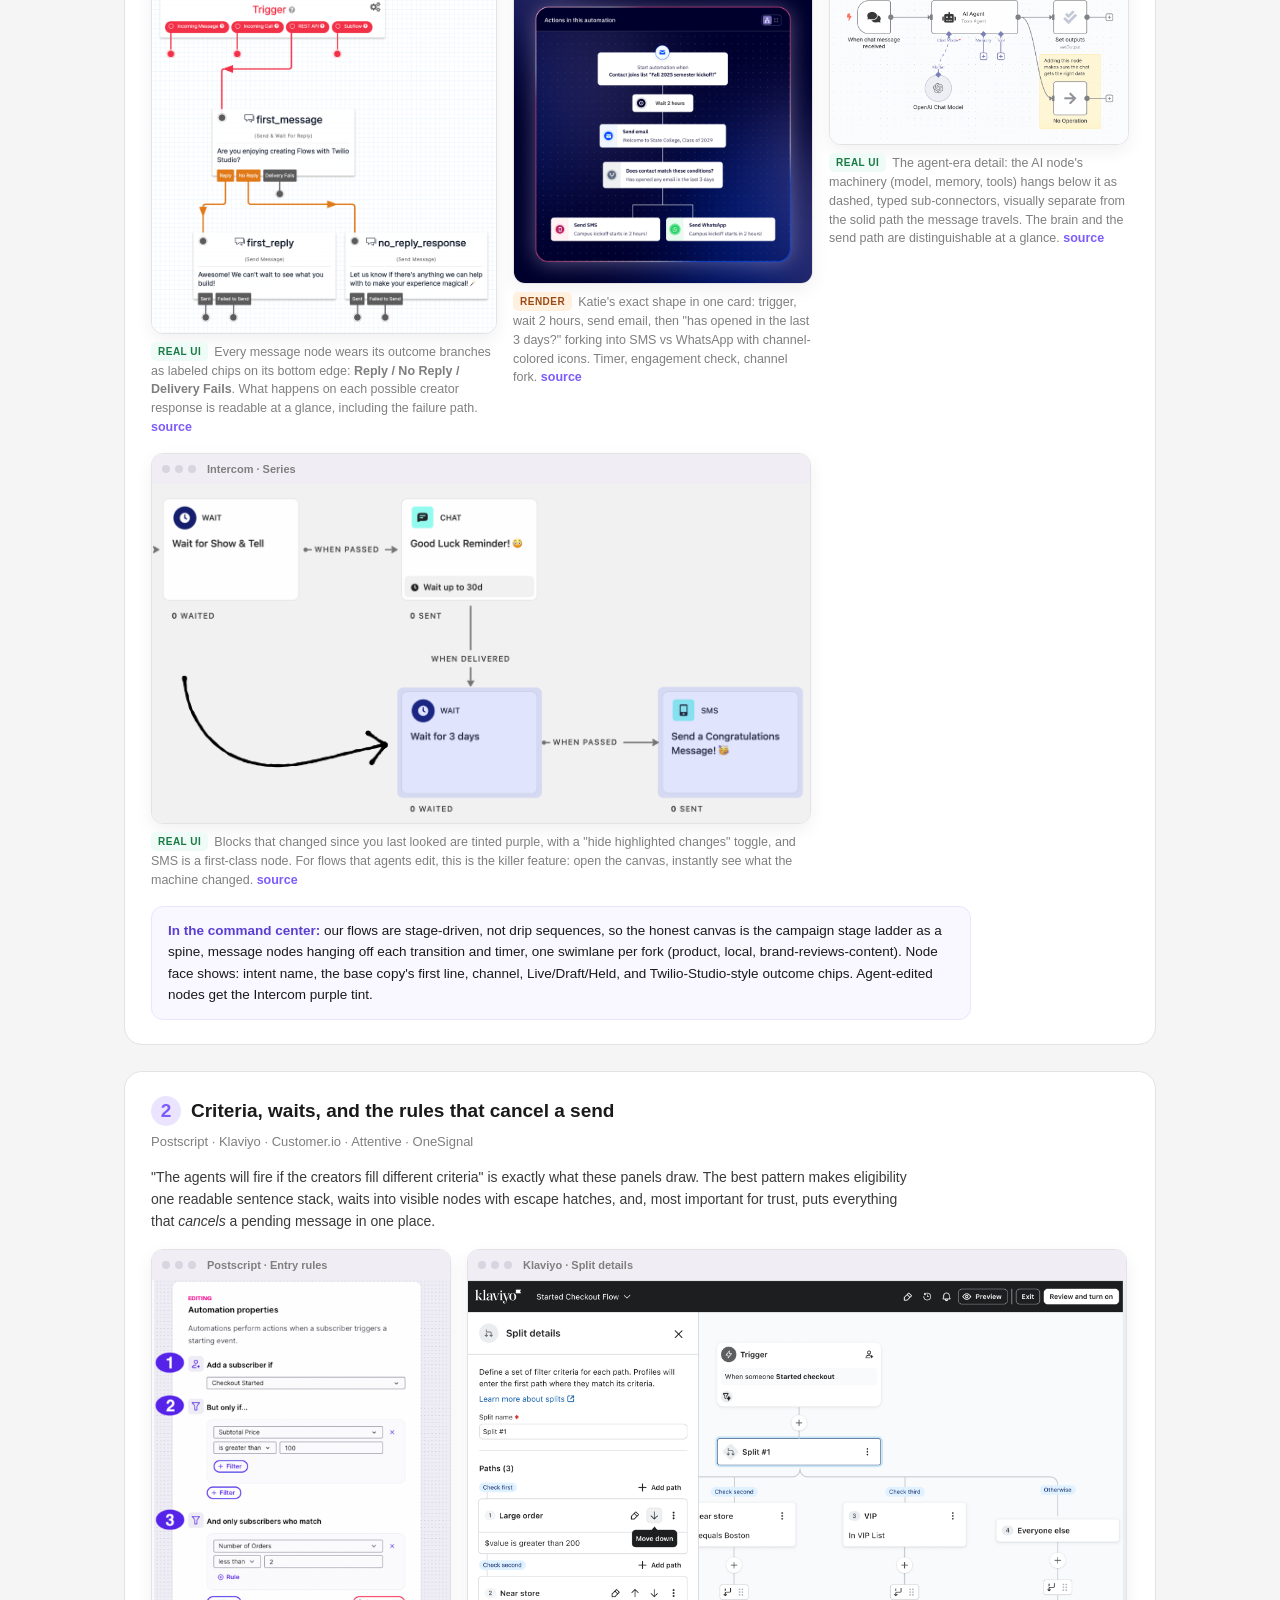
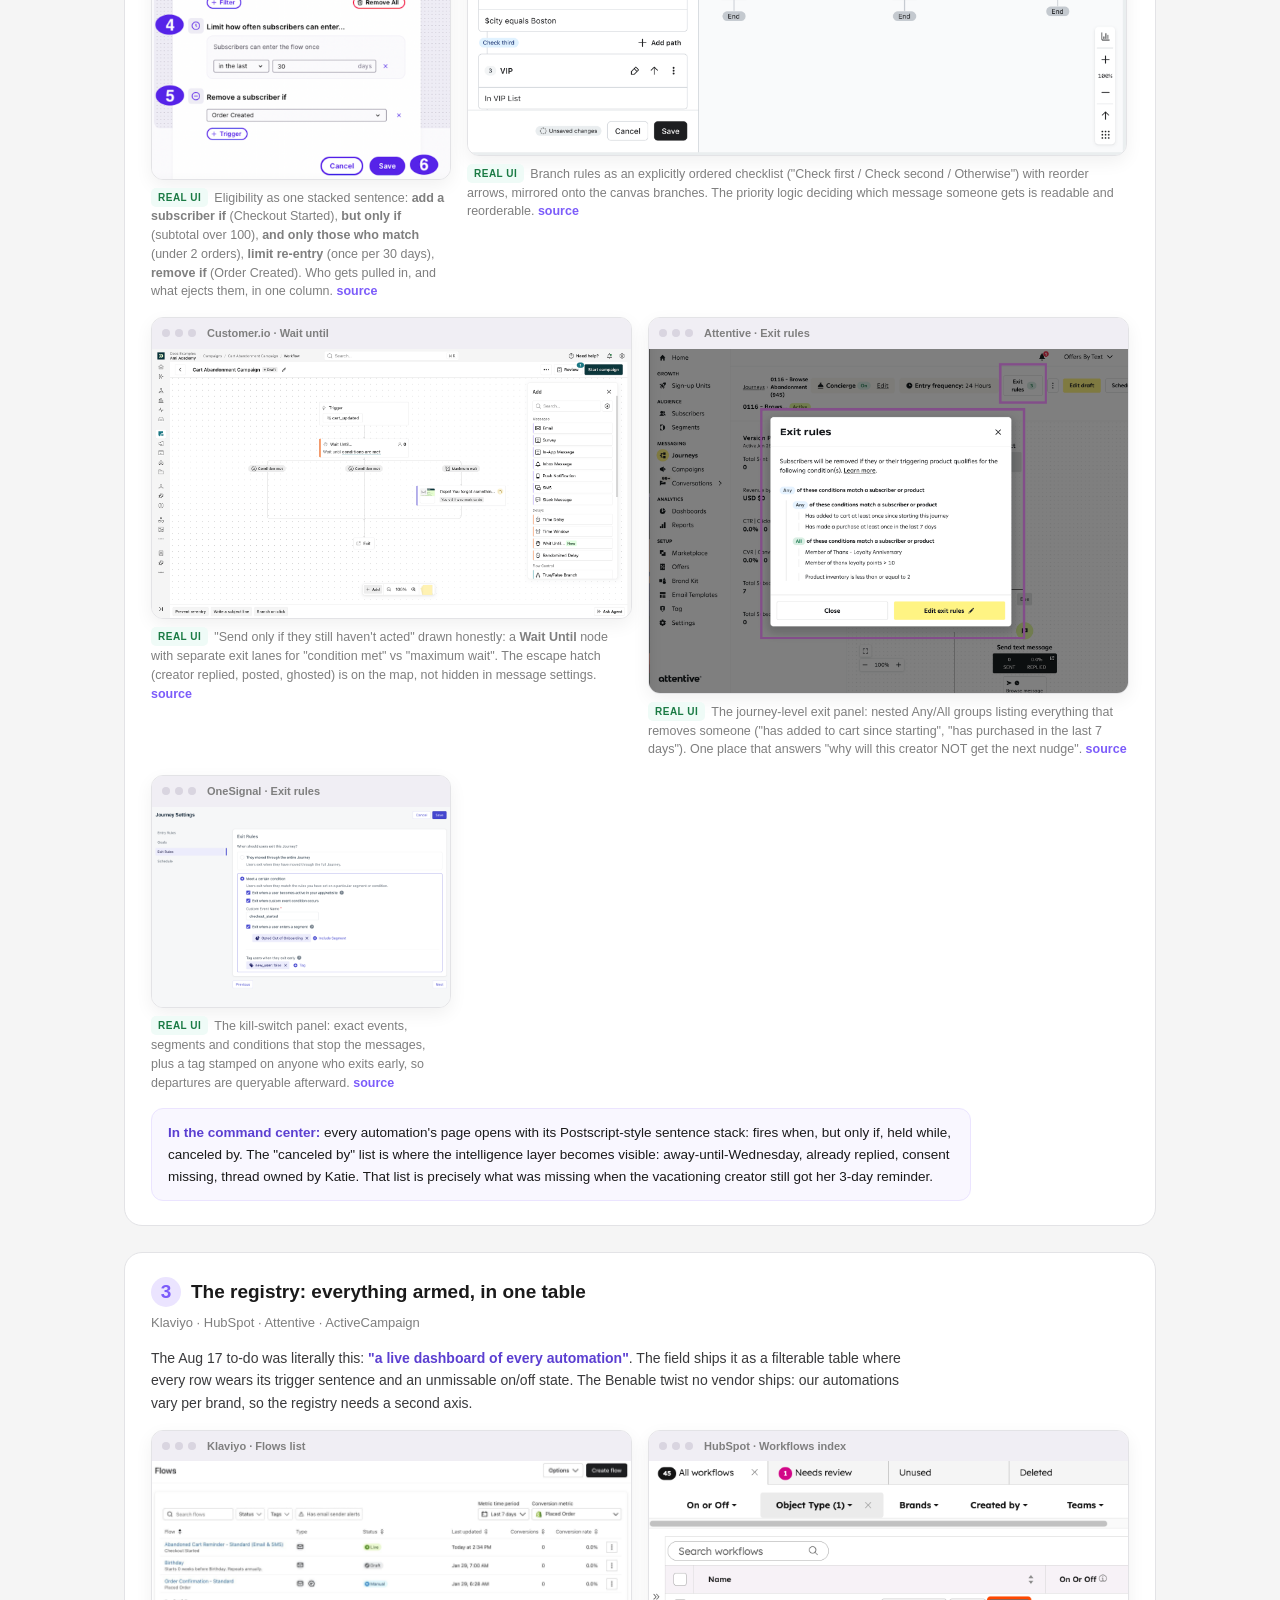
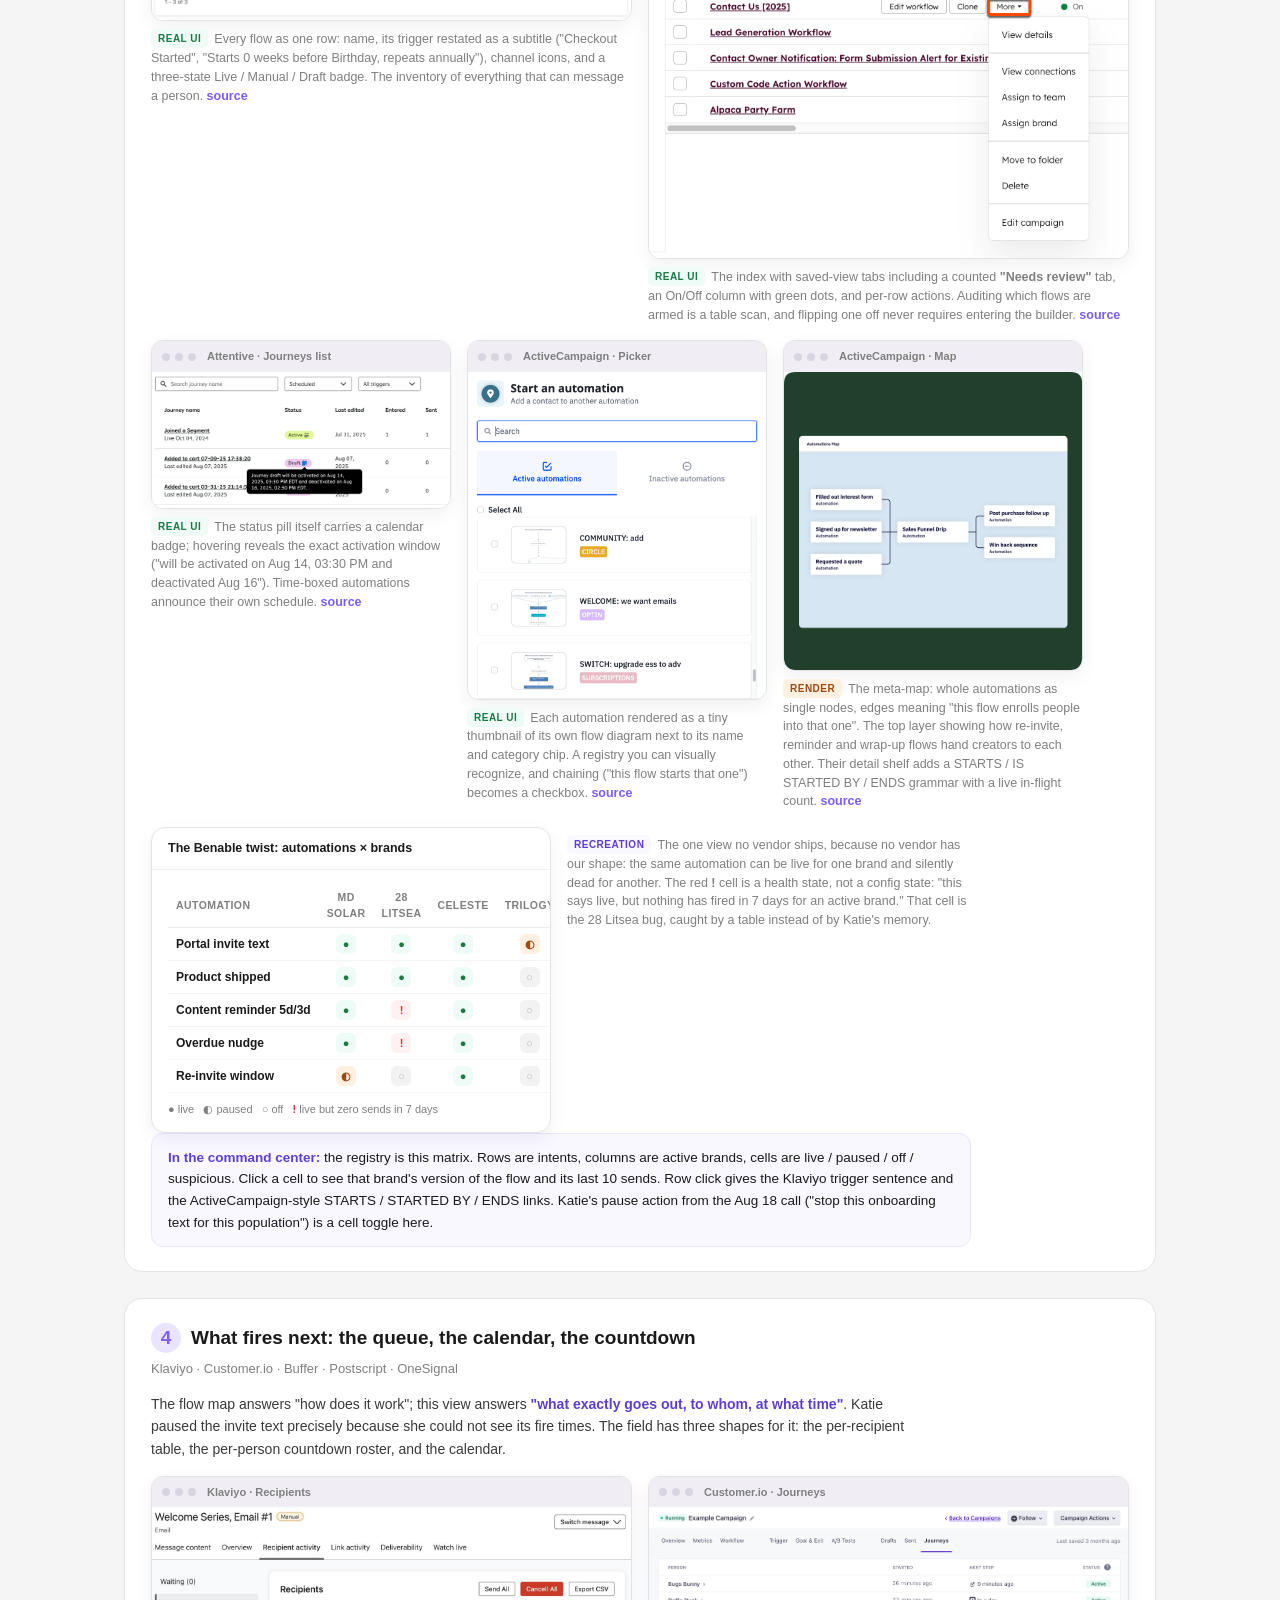
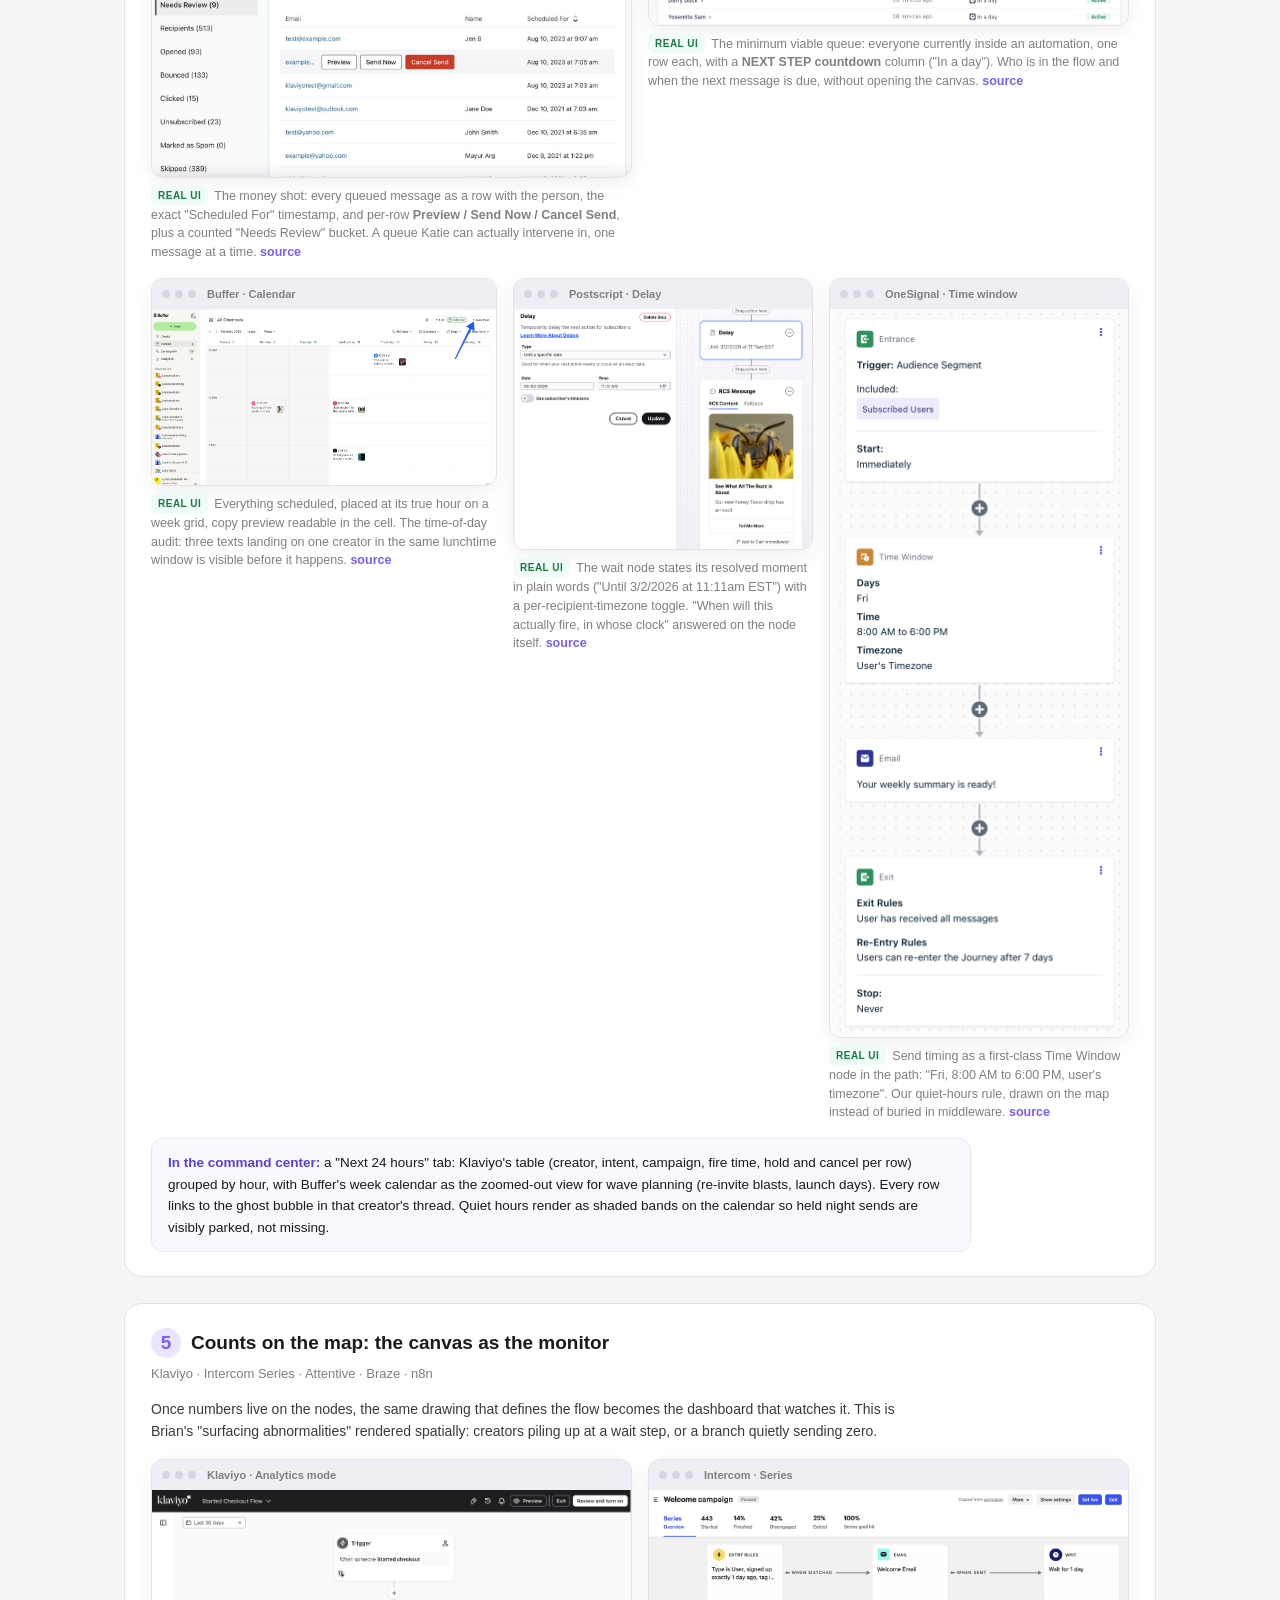
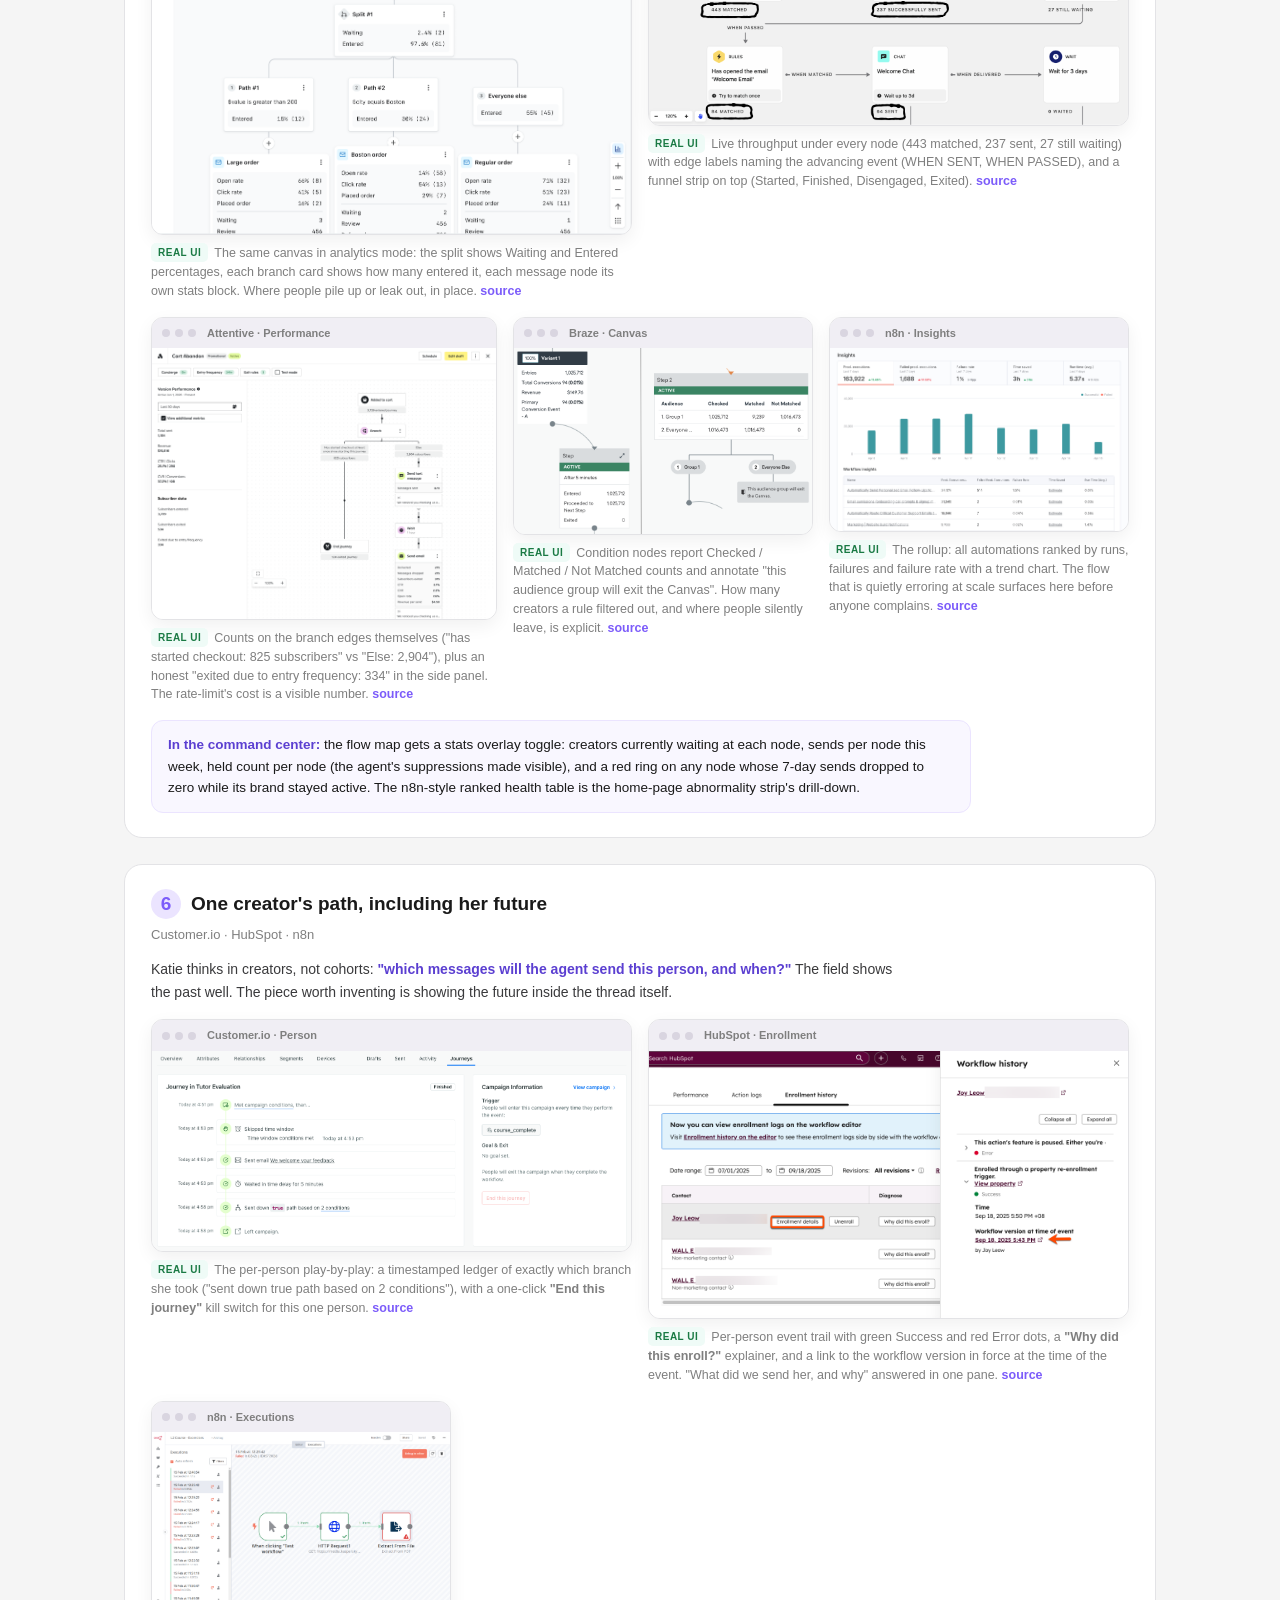
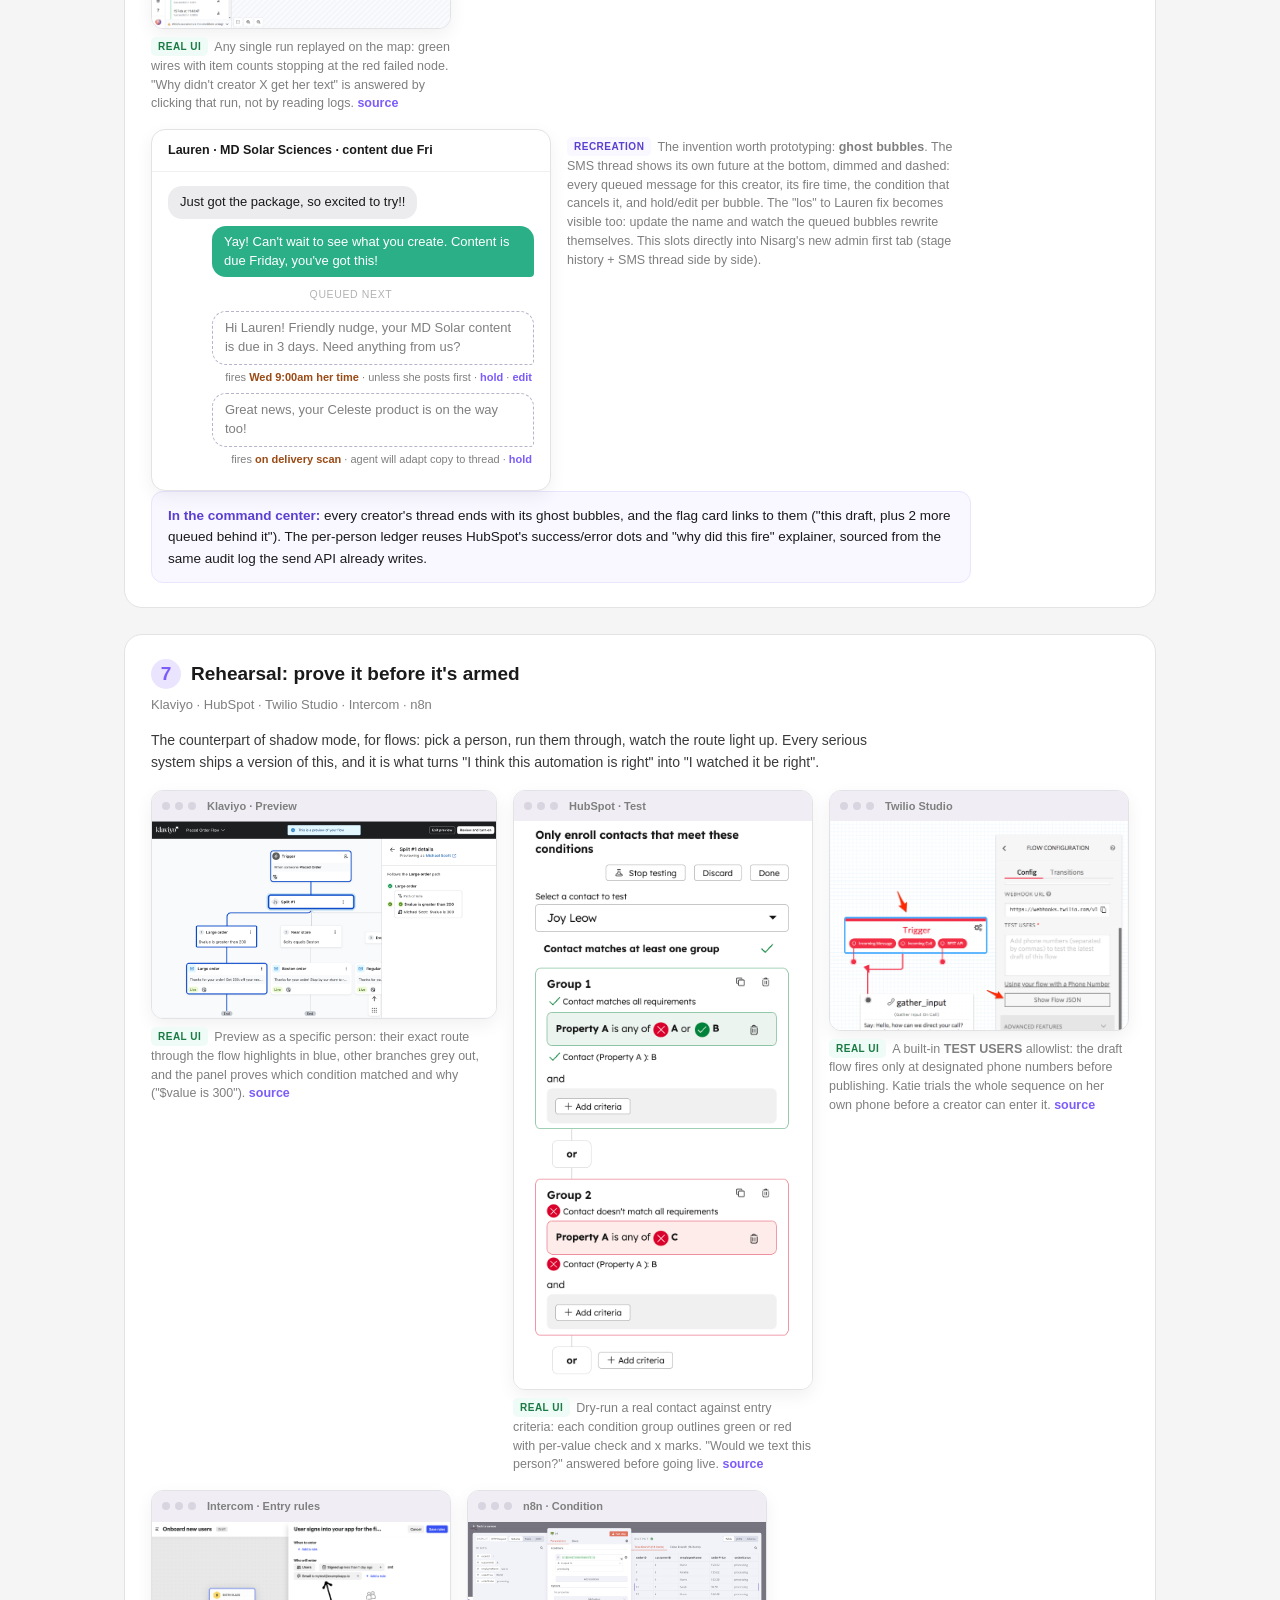
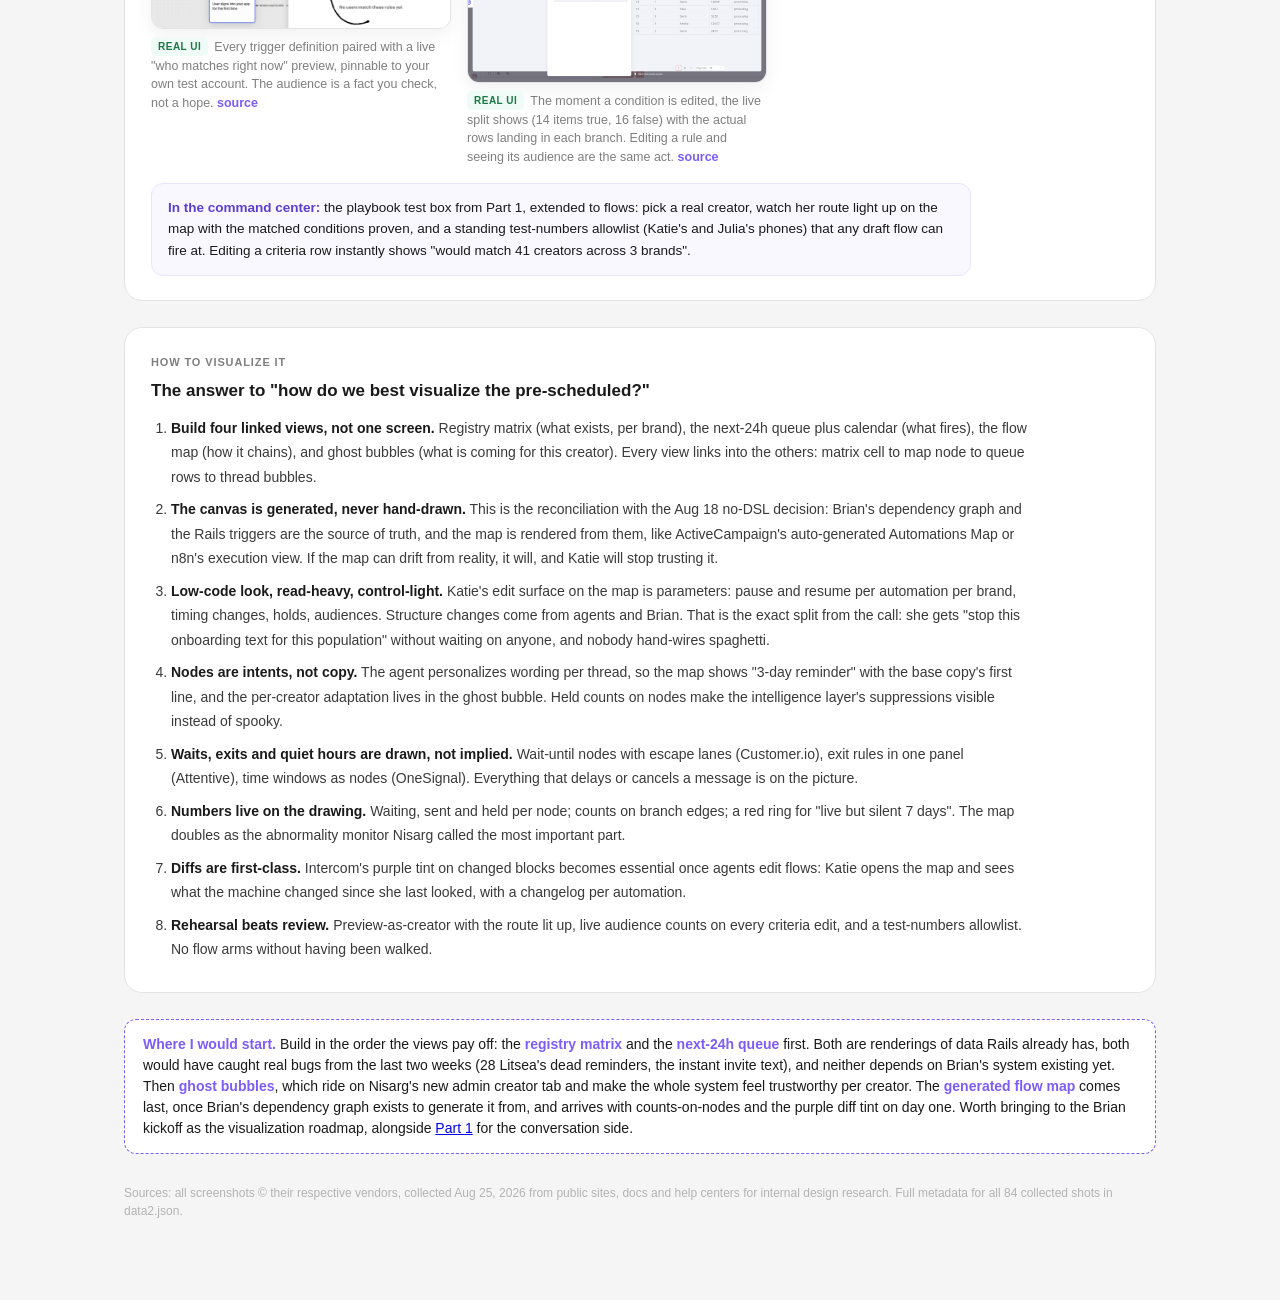
<file: flows.html>
<!DOCTYPE html>
<html lang="en">
<head>
<meta charset="utf-8">
<meta name="viewport" content="width=device-width, initial-scale=1">
<meta name="robots" content="noindex">
<title>The scheduled and the conditional: visualizing the SMS that have not fired yet</title>
<link rel="stylesheet" href="study.css">
<style>
  .pattern { background:#fff; border:1px solid #e3e3e6; border-radius:18px; padding:24px 26px; margin-bottom:26px; }
  .pattern .pnum { display:inline-flex; align-items:center; justify-content:center; width:30px; height:30px;
    border-radius:50%; background:var(--accent-soft); color:var(--accent); font-weight:800; margin-right:10px; flex:0 0 auto; }
  .pattern h3 { font-size:19px; display:flex; align-items:center; margin-bottom:6px; }
  .pattern .who { font-size:13px; color:var(--ink-med); margin-bottom:14px; }
  .pattern .why { font-size:14px; line-height:1.6; margin-bottom:16px; max-width:760px; }
  .pattern .why .q { color:#5B3FD1; font-weight:600; }

  .shots { display:flex; gap:16px; flex-wrap:wrap; align-items:flex-start; margin-bottom:16px; }
  .shot { flex:1 1 340px; max-width:660px; }
  .shot.narrow { flex:0 1 300px; }
  .shot .frame { border:1px solid #e3e3e6; border-radius:12px; overflow:hidden; background:#fff;
    box-shadow:0 6px 18px rgba(0,0,0,.06); }
  .shot .bar { display:flex; align-items:center; gap:5px; background:#f0eef4; padding:7px 10px; }
  .shot .bar i { width:8px; height:8px; border-radius:50%; background:#d9d5e0; }
  .shot .bar span { font-size:11px; color:var(--ink-med); font-weight:600; margin-left:6px; }
  .shot img { display:block; width:100%; }
  .shot figcaption { font-size:12.5px; color:var(--ink-med); margin-top:8px; line-height:1.5; }
  .shot figcaption a { color:var(--accent); text-decoration:none; font-weight:600; }
  .badge { display:inline-block; font-size:10px; font-weight:800; letter-spacing:.05em; text-transform:uppercase;
    border-radius:5px; padding:2px 7px; vertical-align:1px; margin-right:6px; }
  .badge.real { background:#EFFBF7; color:#1a7a44; }
  .badge.render { background:#FFF0E0; color:#9a4a15; }
  .badge.reco { background:#F9F7FF; color:#5B3FD1; }

  .benable-map { background:var(--accent-bg); border:1px solid var(--accent-soft); border-radius:12px;
    padding:13px 16px; font-size:13.5px; line-height:1.6; max-width:820px; }
  .benable-map b { color:#5B3FD1; }

  .toc { display:flex; flex-wrap:wrap; gap:8px; margin:18px 0 30px; }
  .toc a { font-size:12px; font-weight:700; color:var(--ink-med); text-decoration:none;
    border:1px solid #e3e3e6; background:#fff; border-radius:999px; padding:6px 12px; }
  .toc a:hover { color:var(--accent); border-color:var(--accent); }

  .brief { background:#fff; border:1px solid #e3e3e6; border-radius:18px; padding:22px 26px; margin-bottom:26px; }
  .fourq { display:grid; grid-template-columns:repeat(auto-fit, minmax(230px,1fr)); gap:12px; margin-top:14px; }
  .fourq .qcard { border:1px solid #e3e3e6; border-radius:12px; padding:12px 14px; font-size:13px; line-height:1.55; }
  .fourq .qcard b { display:block; font-size:13.5px; margin-bottom:3px; }
  .fourq .qcard .ans { color:#5B3FD1; font-weight:700; font-size:11px; text-transform:uppercase; letter-spacing:.05em; }

  .method { font-size:12.5px; color:var(--ink-med); background:#fff; border:1px dashed #d9d5e0; border-radius:12px;
    padding:10px 14px; margin-bottom:30px; max-width:900px; }

  .rules { background:#fff; border:1px solid #e3e3e6; border-radius:18px; padding:22px 26px; margin-bottom:26px; }
  .rules ol { margin:12px 0 0 20px; font-size:14px; line-height:1.75; color:#3a3a3c; max-width:860px; }
  .rules li { margin-bottom:8px; }
  .rules b { color:var(--ink); }

  /* ---- recreated mocks ---- */
  .mockwrap { display:flex; gap:16px; flex-wrap:wrap; align-items:flex-start; }
  .mock { border:1px solid #e3e3e6; border-radius:14px; background:#fff; box-shadow:0 6px 18px rgba(0,0,0,.06);
    font-size:13px; overflow:hidden; flex:0 1 400px; }
  .mock .m-head { padding:11px 16px; border-bottom:1px solid #f0f0f2; font-weight:700; font-size:12.5px;
    display:flex; align-items:center; gap:8px; color:var(--ink); }
  .mock .m-body { padding:14px 16px; overflow-x:auto; }
  .mcap { font-size:12.5px; color:var(--ink-med); margin-top:8px; line-height:1.5; max-width:400px; }

  .sms { border-radius:14px; padding:7px 12px; font-size:13px; line-height:1.45; max-width:88%; margin-bottom:7px; width:fit-content; }
  .sms.in { background:#ececef; }
  .sms.out { background:#2BAF87; color:#fff; margin-left:auto; border-bottom-right-radius:4px; }
  .sms.ghost { background:#fff; color:var(--ink-med); border:1.5px dashed #b9b3c9; margin-left:auto; border-bottom-right-radius:4px; }
  .ghostmeta { font-size:11px; color:var(--ink-med); text-align:right; margin:-3px 2px 8px 0; }
  .ghostmeta b { color:#9a4a15; font-weight:700; }
  .ghostmeta a { color:var(--accent); font-weight:700; text-decoration:none; }
  .daybreak { text-align:center; font-size:10.5px; color:var(--ink-subtle); text-transform:uppercase; letter-spacing:.06em; margin:10px 0 8px; }

  table.matrix { border-collapse:collapse; font-size:12px; width:100%; }
  table.matrix th { font-size:10.5px; text-transform:uppercase; letter-spacing:.04em; color:var(--ink-med);
    font-weight:700; padding:6px 8px; text-align:center; border-bottom:1px solid #ececec; }
  table.matrix th:first-child { text-align:left; }
  table.matrix td { padding:6px 8px; text-align:center; border-bottom:1px solid #f4f4f5; }
  table.matrix td:first-child { text-align:left; font-weight:600; color:var(--ink); white-space:nowrap; }
  .cell { display:inline-block; width:20px; height:20px; border-radius:6px; line-height:20px; font-size:11px; font-weight:800; }
  .cell.on { background:#EFFBF7; color:#1a7a44; }
  .cell.off { background:#f2f2f3; color:#b3b3b3; }
  .cell.paused { background:#FFF0E0; color:#9a4a15; }
  .cell.err { background:#FFF1F1; color:#E82C3F; }
</style>
</head>
<body>

<div class="crumb"><a href="index.html">KATIE COMMAND CENTER · UI FIELD STUDY</a> · PART 2 · AUG 25, 2026</div>
<h2>The scheduled and the conditional</h2>
<p class="subtitle" style="max-width:840px;">Part 1 covered supervising the agent in conversation. This part covers the other half of Katie's tooling: seeing every SMS that has not fired yet. The queued, the scheduled, and the ones agents will fire when a creator meets criteria, plus how those messages link into flows. 34 verified screenshots from the systems that visualize this best: Klaviyo, Braze, Customer.io, Attentive, Postscript, Twilio Studio, HubSpot, ActiveCampaign, Intercom Series, OneSignal, Buffer and n8n.</p>

<div class="toc">
  <a href="#f1">1 · The canvas</a>
  <a href="#f2">2 · Criteria and exits</a>
  <a href="#f3">3 · The registry</a>
  <a href="#f4">4 · What fires next</a>
  <a href="#f5">5 · Counts on the map</a>
  <a href="#f6">6 · One creator's path</a>
  <a href="#f7">7 · Rehearsal</a>
  <a href="#frules">How to visualize it</a>
</div>

<div class="brief">
  <div class="label">THE REAL SHAPE OF THE QUESTION</div>
  <p style="font-size:14px; max-width:820px;">"Show me everything that's going to fire" is actually four different questions, and they need four different pictures. The field mostly ships all four; the mistake would be building one screen that half-answers each.</p>
  <div class="fourq">
    <div class="qcard"><span class="ans">View 1 · a table</span><b>What automations exist, and are they on?</b>The registry. Would have caught the 28 Litsea bug: reminders live for MD, silently dead for 28 Litsea.</div>
    <div class="qcard"><span class="ans">View 2 · a queue</span><b>What fires next, concretely?</b>Time-ordered upcoming sends with hold and cancel. Would have caught the invite text firing instantly instead of after 2h.</div>
    <div class="qcard"><span class="ans">View 3 · a map</span><b>How do messages chain?</b>The flow canvas: trigger, wait, condition, message. The "low-code look", generated from the real rules.</div>
    <div class="qcard"><span class="ans">View 4 · a timeline</span><b>What is coming for THIS creator?</b>The per-person path: what she got, where she is, what is queued for her and under which condition.</div>
  </div>
</div>

<div class="method">
  <b>Method note.</b> Same rules as Part 1: images downloaded Aug 25, 2026 from each vendor's own docs, help center or site, verified by eye, captions describe only what is visible and link to the source. <span class="badge real">real ui</span> genuine product screenshot · <span class="badge render">render</span> vendor's stylized recreation · <span class="badge reco">recreation</span> our own Benable mock. 84 shots collected, the 34 strongest shown.
</div>

<!-- ============ F1 ============ -->
<div class="pattern" id="f1">
  <h3><span class="pnum">1</span>The canvas: the low-code look, and what belongs on a node</h3>
  <div class="who">Klaviyo · Attentive · Twilio Studio · ActiveCampaign · n8n · Intercom Series</div>
  <p class="why">Every serious messaging system converged on the same drawing: trigger on top, messages as cards, waits and splits between them. What separates the good ones is how much truth the node face carries: the actual first line of copy, the channel, the live status, and the outcome branches.</p>
  <div class="shots">
    <figure class="shot">
      <div class="frame"><div class="bar"><i></i><i></i><i></i><span>Klaviyo · Flow builder</span></div><img loading="lazy" src="img/klaviyo-01.png" alt="Klaviyo flow canvas"></div>
      <figcaption><span class="badge real">real ui</span>The reference canvas: a trigger ("When someone Placed Order") feeding a split with three condition cards, each path ending in a message node that shows its actual subject line and a Draft/Live status chip. The whole conditional send plan reads without opening anything. <a href="https://help.klaviyo.com/hc/en-us/articles/115003872171" target="_blank">source</a></figcaption>
    </figure>
    <figure class="shot">
      <div class="frame"><div class="bar"><i></i><i></i><i></i><span>Attentive · Journey</span></div><img loading="lazy" src="img/attentive-01.png" alt="Attentive SMS journey builder"></div>
      <figcaption><span class="badge real">real ui</span>SMS-first version: a vertical spine where the welcome text's real copy (compliance line included) is readable inside its node, with journey-level chips on top: entry frequency, Concierge on, exit rules, and a test mode checkbox. <a href="https://help.attentive.com/hc/en-us/articles/360051938271-Create-a-welcome-journey" target="_blank">source</a></figcaption>
    </figure>
    <figure class="shot">
      <div class="frame"><div class="bar"><i></i><i></i><i></i><span>Twilio Studio</span></div><img loading="lazy" src="img/twilio-studio-01.png" alt="Twilio Studio canvas with outcome chips"></div>
      <figcaption><span class="badge real">real ui</span>Every message node wears its outcome branches as labeled chips on its bottom edge: <b>Reply / No Reply / Delivery Fails</b>. What happens on each possible creator response is readable at a glance, including the failure path. <a href="https://www.twilio.com/docs/studio/widget-library/send-wait-reply" target="_blank">source</a></figcaption>
    </figure>
    <figure class="shot narrow">
      <div class="frame"><div class="bar"><i></i><i></i><i></i><span>ActiveCampaign</span></div><img loading="lazy" src="img/activecampaign-05.png" alt="ActiveCampaign conditional channel fork"></div>
      <figcaption><span class="badge render">render</span>Katie's exact shape in one card: trigger, wait 2 hours, send email, then "has opened in the last 3 days?" forking into SMS vs WhatsApp with channel-colored icons. Timer, engagement check, channel fork. <a href="https://www.activecampaign.com/platform/marketing-automation" target="_blank">source</a></figcaption>
    </figure>
    <figure class="shot narrow">
      <div class="frame"><div class="bar"><i></i><i></i><i></i><span>n8n · Agent node</span></div><img loading="lazy" src="img/n8n-02.png" alt="n8n AI agent node with typed sub-ports"></div>
      <figcaption><span class="badge real">real ui</span>The agent-era detail: the AI node's machinery (model, memory, tools) hangs below it as dashed, typed sub-connectors, visually separate from the solid path the message travels. The brain and the send path are distinguishable at a glance. <a href="https://docs.n8n.io/build/integrate-ai/test-and-improve-ai-workflows/fix-common-issues" target="_blank">source</a></figcaption>
    </figure>
    <figure class="shot">
      <div class="frame"><div class="bar"><i></i><i></i><i></i><span>Intercom · Series</span></div><img loading="lazy" src="img/intercom-series-07.png" alt="Intercom Series changed blocks tinted"></div>
      <figcaption><span class="badge real">real ui</span>Blocks that changed since you last looked are tinted purple, with a "hide highlighted changes" toggle, and SMS is a first-class node. For flows that agents edit, this is the killer feature: open the canvas, instantly see what the machine changed. <a href="https://www.intercom.com/help/en/articles/5432434-see-recent-changes-and-a-history-of-updates-to-your-series" target="_blank">source</a></figcaption>
    </figure>
  </div>
  <div class="benable-map"><b>In the command center:</b> our flows are stage-driven, not drip sequences, so the honest canvas is the campaign stage ladder as a spine, message nodes hanging off each transition and timer, one swimlane per fork (product, local, brand-reviews-content). Node face shows: intent name, the base copy's first line, channel, Live/Draft/Held, and Twilio-Studio-style outcome chips. Agent-edited nodes get the Intercom purple tint.</div>
</div>

<!-- ============ F2 ============ -->
<div class="pattern" id="f2">
  <h3><span class="pnum">2</span>Criteria, waits, and the rules that cancel a send</h3>
  <div class="who">Postscript · Klaviyo · Customer.io · Attentive · OneSignal</div>
  <p class="why">"The agents will fire if the creators fill different criteria" is exactly what these panels draw. The best pattern makes eligibility one readable sentence stack, waits into visible nodes with escape hatches, and, most important for trust, puts everything that <em>cancels</em> a pending message in one place.</p>
  <div class="shots">
    <figure class="shot narrow">
      <div class="frame"><div class="bar"><i></i><i></i><i></i><span>Postscript · Entry rules</span></div><img loading="lazy" src="img/postscript-02.png" alt="Postscript stacked eligibility rules"></div>
      <figcaption><span class="badge real">real ui</span>Eligibility as one stacked sentence: <b>add a subscriber if</b> (Checkout Started), <b>but only if</b> (subtotal over 100), <b>and only those who match</b> (under 2 orders), <b>limit re-entry</b> (once per 30 days), <b>remove if</b> (Order Created). Who gets pulled in, and what ejects them, in one column. <a href="https://help.postscript.io/en/articles/13564033-guide-to-automation-flows" target="_blank">source</a></figcaption>
    </figure>
    <figure class="shot">
      <div class="frame"><div class="bar"><i></i><i></i><i></i><span>Klaviyo · Split details</span></div><img loading="lazy" src="img/klaviyo-02.png" alt="Klaviyo ordered split criteria"></div>
      <figcaption><span class="badge real">real ui</span>Branch rules as an explicitly ordered checklist ("Check first / Check second / Otherwise") with reorder arrows, mirrored onto the canvas branches. The priority logic deciding which message someone gets is readable and reorderable. <a href="https://help.klaviyo.com/hc/en-us/articles/115003872171" target="_blank">source</a></figcaption>
    </figure>
    <figure class="shot">
      <div class="frame"><div class="bar"><i></i><i></i><i></i><span>Customer.io · Wait until</span></div><img loading="lazy" src="img/customerio-02.png" alt="Customer.io wait until node with exits"></div>
      <figcaption><span class="badge real">real ui</span>"Send only if they still haven't acted" drawn honestly: a <b>Wait Until</b> node with separate exit lanes for "condition met" vs "maximum wait". The escape hatch (creator replied, posted, ghosted) is on the map, not hidden in message settings. <a href="https://docs.customer.io/get-started/send-messages/" target="_blank">source</a></figcaption>
    </figure>
    <figure class="shot">
      <div class="frame"><div class="bar"><i></i><i></i><i></i><span>Attentive · Exit rules</span></div><img loading="lazy" src="img/attentive-07.png" alt="Attentive journey exit rules"></div>
      <figcaption><span class="badge real">real ui</span>The journey-level exit panel: nested Any/All groups listing everything that removes someone ("has added to cart since starting", "has purchased in the last 7 days"). One place that answers "why will this creator NOT get the next nudge". <a href="https://help.attentive.com/hc/en-us/articles/46432895619860-Exit-Rules-for-Journeys" target="_blank">source</a></figcaption>
    </figure>
    <figure class="shot narrow">
      <div class="frame"><div class="bar"><i></i><i></i><i></i><span>OneSignal · Exit rules</span></div><img loading="lazy" src="img/onesignal-05.png" alt="OneSignal exit rules kill switch"></div>
      <figcaption><span class="badge real">real ui</span>The kill-switch panel: exact events, segments and conditions that stop the messages, plus a tag stamped on anyone who exits early, so departures are queryable afterward. <a href="https://documentation.onesignal.com/docs/en/journeys-settings" target="_blank">source</a></figcaption>
    </figure>
  </div>
  <div class="benable-map"><b>In the command center:</b> every automation's page opens with its Postscript-style sentence stack: fires when, but only if, held while, canceled by. The "canceled by" list is where the intelligence layer becomes visible: away-until-Wednesday, already replied, consent missing, thread owned by Katie. That list is precisely what was missing when the vacationing creator still got her 3-day reminder.</div>
</div>

<!-- ============ F3 ============ -->
<div class="pattern" id="f3">
  <h3><span class="pnum">3</span>The registry: everything armed, in one table</h3>
  <div class="who">Klaviyo · HubSpot · Attentive · ActiveCampaign</div>
  <p class="why">The Aug 17 to-do was literally this: <span class="q">"a live dashboard of every automation"</span>. The field ships it as a filterable table where every row wears its trigger sentence and an unmissable on/off state. The Benable twist no vendor ships: our automations vary per brand, so the registry needs a second axis.</p>
  <div class="shots">
    <figure class="shot">
      <div class="frame"><div class="bar"><i></i><i></i><i></i><span>Klaviyo · Flows list</span></div><img loading="lazy" src="img/klaviyo-07.jpg" alt="Klaviyo flows list"></div>
      <figcaption><span class="badge real">real ui</span>Every flow as one row: name, its trigger restated as a subtitle ("Checkout Started", "Starts 0 weeks before Birthday, repeats annually"), channel icons, and a three-state Live / Manual / Draft badge. The inventory of everything that can message a person. <a href="https://help.klaviyo.com/hc/en-us/articles/12930413372187" target="_blank">source</a></figcaption>
    </figure>
    <figure class="shot">
      <div class="frame"><div class="bar"><i></i><i></i><i></i><span>HubSpot · Workflows index</span></div><img loading="lazy" src="img/hubspot-wf-03.png" alt="HubSpot workflows index"></div>
      <figcaption><span class="badge real">real ui</span>The index with saved-view tabs including a counted <b>"Needs review"</b> tab, an On/Off column with green dots, and per-row actions. Auditing which flows are armed is a table scan, and flipping one off never requires entering the builder. <a href="https://knowledge.hubspot.com/workflows/organize-your-workflows" target="_blank">source</a></figcaption>
    </figure>
    <figure class="shot narrow">
      <div class="frame"><div class="bar"><i></i><i></i><i></i><span>Attentive · Journeys list</span></div><img loading="lazy" src="img/attentive-04.png" alt="Attentive journeys list with scheduled badge"></div>
      <figcaption><span class="badge real">real ui</span>The status pill itself carries a calendar badge; hovering reveals the exact activation window ("will be activated on Aug 14, 03:30 PM and deactivated Aug 16"). Time-boxed automations announce their own schedule. <a href="https://help.attentive.com/hc/en-us/articles/19946491919764-Schedule-a-journey" target="_blank">source</a></figcaption>
    </figure>
    <figure class="shot narrow">
      <div class="frame"><div class="bar"><i></i><i></i><i></i><span>ActiveCampaign · Picker</span></div><img loading="lazy" src="img/activecampaign-04.png" alt="ActiveCampaign automations with flow thumbnails"></div>
      <figcaption><span class="badge real">real ui</span>Each automation rendered as a tiny thumbnail of its own flow diagram next to its name and category chip. A registry you can visually recognize, and chaining ("this flow starts that one") becomes a checkbox. <a href="https://slickbusiness.co/activecampaign-automations-updates/" target="_blank">source</a></figcaption>
    </figure>
    <figure class="shot narrow">
      <div class="frame"><div class="bar"><i></i><i></i><i></i><span>ActiveCampaign · Map</span></div><img loading="lazy" src="img/activecampaign-06.png" alt="ActiveCampaign automations map"></div>
      <figcaption><span class="badge render">render</span>The meta-map: whole automations as single nodes, edges meaning "this flow enrolls people into that one". The top layer showing how re-invite, reminder and wrap-up flows hand creators to each other. Their detail shelf adds a STARTS / IS STARTED BY / ENDS grammar with a live in-flight count. <a href="https://www.activecampaign.com/blog/announcing-automations-map" target="_blank">source</a></figcaption>
    </figure>
  </div>
  <div class="mockwrap">
    <div class="mock">
      <div class="m-head">The Benable twist: automations × brands</div>
      <div class="m-body">
        <table class="matrix">
          <tr><th>Automation</th><th>MD Solar</th><th>28 Litsea</th><th>Celeste</th><th>Trilogy</th></tr>
          <tr><td>Portal invite text</td><td><span class="cell on">●</span></td><td><span class="cell on">●</span></td><td><span class="cell on">●</span></td><td><span class="cell paused">◐</span></td></tr>
          <tr><td>Product shipped</td><td><span class="cell on">●</span></td><td><span class="cell on">●</span></td><td><span class="cell on">●</span></td><td><span class="cell off">○</span></td></tr>
          <tr><td>Content reminder 5d/3d</td><td><span class="cell on">●</span></td><td><span class="cell err">!</span></td><td><span class="cell on">●</span></td><td><span class="cell off">○</span></td></tr>
          <tr><td>Overdue nudge</td><td><span class="cell on">●</span></td><td><span class="cell err">!</span></td><td><span class="cell on">●</span></td><td><span class="cell off">○</span></td></tr>
          <tr><td>Re-invite window</td><td><span class="cell paused">◐</span></td><td><span class="cell off">○</span></td><td><span class="cell on">●</span></td><td><span class="cell off">○</span></td></tr>
        </table>
        <div style="font-size:11px; color:var(--ink-med); margin-top:8px;">● live &nbsp; ◐ paused &nbsp; ○ off &nbsp; <span style="color:#E82C3F;font-weight:700;">!</span> live but zero sends in 7 days</div>
      </div>
    </div>
    <p class="mcap"><span class="badge reco">recreation</span>The one view no vendor ships, because no vendor has our shape: the same automation can be live for one brand and silently dead for another. The red <b>!</b> cell is a health state, not a config state: "this says live, but nothing has fired in 7 days for an active brand." That cell is the 28 Litsea bug, caught by a table instead of by Katie's memory.</p>
  </div>
  <div class="benable-map"><b>In the command center:</b> the registry is this matrix. Rows are intents, columns are active brands, cells are live / paused / off / suspicious. Click a cell to see that brand's version of the flow and its last 10 sends. Row click gives the Klaviyo trigger sentence and the ActiveCampaign-style STARTS / STARTED BY / ENDS links. Katie's pause action from the Aug 18 call ("stop this onboarding text for this population") is a cell toggle here.</div>
</div>

<!-- ============ F4 ============ -->
<div class="pattern" id="f4">
  <h3><span class="pnum">4</span>What fires next: the queue, the calendar, the countdown</h3>
  <div class="who">Klaviyo · Customer.io · Buffer · Postscript · OneSignal</div>
  <p class="why">The flow map answers "how does it work"; this view answers <span class="q">"what exactly goes out, to whom, at what time"</span>. Katie paused the invite text precisely because she could not see its fire times. The field has three shapes for it: the per-recipient table, the per-person countdown roster, and the calendar.</p>
  <div class="shots">
    <figure class="shot">
      <div class="frame"><div class="bar"><i></i><i></i><i></i><span>Klaviyo · Recipients</span></div><img loading="lazy" src="img/klaviyo-03.jpg" alt="Klaviyo recipient queue with cancel send"></div>
      <figcaption><span class="badge real">real ui</span>The money shot: every queued message as a row with the person, the exact "Scheduled For" timestamp, and per-row <b>Preview / Send Now / Cancel Send</b>, plus a counted "Needs Review" bucket. A queue Katie can actually intervene in, one message at a time. <a href="https://help.klaviyo.com/hc/en-us/articles/115002774932" target="_blank">source</a></figcaption>
    </figure>
    <figure class="shot">
      <div class="frame"><div class="bar"><i></i><i></i><i></i><span>Customer.io · Journeys</span></div><img loading="lazy" src="img/customerio-05.png" alt="Customer.io roster with next step countdown"></div>
      <figcaption><span class="badge real">real ui</span>The minimum viable queue: everyone currently inside an automation, one row each, with a <b>NEXT STEP countdown</b> column ("In a day"). Who is in the flow and when the next message is due, without opening the canvas. <a href="https://docs.customer.io/journeys/campaign-metrics/" target="_blank">source</a></figcaption>
    </figure>
    <figure class="shot">
      <div class="frame"><div class="bar"><i></i><i></i><i></i><span>Buffer · Calendar</span></div><img loading="lazy" src="img/buffer-16.jpg" alt="Buffer week calendar of scheduled posts"></div>
      <figcaption><span class="badge real">real ui</span>Everything scheduled, placed at its true hour on a week grid, copy preview readable in the cell. The time-of-day audit: three texts landing on one creator in the same lunchtime window is visible before it happens. <a href="https://support.buffer.com/en-us/articles/how-to-use-buffers-calendar-feature-FSSKbH32DN" target="_blank">source</a></figcaption>
    </figure>
    <figure class="shot narrow">
      <div class="frame"><div class="bar"><i></i><i></i><i></i><span>Postscript · Delay</span></div><img loading="lazy" src="img/postscript-06.png" alt="Postscript delay until date with timezone toggle"></div>
      <figcaption><span class="badge real">real ui</span>The wait node states its resolved moment in plain words ("Until 3/2/2026 at 11:11am EST") with a per-recipient-timezone toggle. "When will this actually fire, in whose clock" answered on the node itself. <a href="https://help.postscript.io/en/articles/13564036-message-scheduling-in-automation-flow" target="_blank">source</a></figcaption>
    </figure>
    <figure class="shot narrow">
      <div class="frame"><div class="bar"><i></i><i></i><i></i><span>OneSignal · Time window</span></div><img loading="lazy" src="img/onesignal-03.png" alt="OneSignal time window node"></div>
      <figcaption><span class="badge real">real ui</span>Send timing as a first-class Time Window node in the path: "Fri, 8:00 AM to 6:00 PM, user's timezone". Our quiet-hours rule, drawn on the map instead of buried in middleware. <a href="https://documentation.onesignal.com/docs/en/journeys-examples" target="_blank">source</a></figcaption>
    </figure>
  </div>
  <div class="benable-map"><b>In the command center:</b> a "Next 24 hours" tab: Klaviyo's table (creator, intent, campaign, fire time, hold and cancel per row) grouped by hour, with Buffer's week calendar as the zoomed-out view for wave planning (re-invite blasts, launch days). Every row links to the ghost bubble in that creator's thread. Quiet hours render as shaded bands on the calendar so held night sends are visibly parked, not missing.</div>
</div>

<!-- ============ F5 ============ -->
<div class="pattern" id="f5">
  <h3><span class="pnum">5</span>Counts on the map: the canvas as the monitor</h3>
  <div class="who">Klaviyo · Intercom Series · Attentive · Braze · n8n</div>
  <p class="why">Once numbers live on the nodes, the same drawing that defines the flow becomes the dashboard that watches it. This is Brian's "surfacing abnormalities" rendered spatially: creators piling up at a wait step, or a branch quietly sending zero.</p>
  <div class="shots">
    <figure class="shot">
      <div class="frame"><div class="bar"><i></i><i></i><i></i><span>Klaviyo · Analytics mode</span></div><img loading="lazy" src="img/klaviyo-04.png" alt="Klaviyo canvas analytics overlay"></div>
      <figcaption><span class="badge real">real ui</span>The same canvas in analytics mode: the split shows Waiting and Entered percentages, each branch card shows how many entered it, each message node its own stats block. Where people pile up or leak out, in place. <a href="https://help.klaviyo.com/hc/en-us/articles/115003872171" target="_blank">source</a></figcaption>
    </figure>
    <figure class="shot">
      <div class="frame"><div class="bar"><i></i><i></i><i></i><span>Intercom · Series</span></div><img loading="lazy" src="img/intercom-series-01.png" alt="Intercom Series live counters"></div>
      <figcaption><span class="badge real">real ui</span>Live throughput under every node (443 matched, 237 sent, 27 still waiting) with edge labels naming the advancing event (WHEN SENT, WHEN PASSED), and a funnel strip on top (Started, Finished, Disengaged, Exited). <a href="https://www.intercom.com/help/en/articles/4425207-series-explained" target="_blank">source</a></figcaption>
    </figure>
    <figure class="shot">
      <div class="frame"><div class="bar"><i></i><i></i><i></i><span>Attentive · Performance</span></div><img loading="lazy" src="img/attentive-03.png" alt="Attentive journey performance counts on edges"></div>
      <figcaption><span class="badge real">real ui</span>Counts on the branch edges themselves ("has started checkout: 825 subscribers" vs "Else: 2,904"), plus an honest "exited due to entry frequency: 334" in the side panel. The rate-limit's cost is a visible number. <a href="https://help.attentive.com/hc/en-us/articles/360051987231-View-a-journey-s-performance" target="_blank">source</a></figcaption>
    </figure>
    <figure class="shot narrow">
      <div class="frame"><div class="bar"><i></i><i></i><i></i><span>Braze · Canvas</span></div><img loading="lazy" src="img/braze-03.png" alt="Braze checked matched not matched"></div>
      <figcaption><span class="badge real">real ui</span>Condition nodes report Checked / Matched / Not Matched counts and annotate "this audience group will exit the Canvas". How many creators a rule filtered out, and where people silently leave, is explicit. <a href="https://www.braze.com/docs/user_guide/messaging/canvas/testing_canvases/measuring_and_testing_with_canvas_analytics" target="_blank">source</a></figcaption>
    </figure>
    <figure class="shot narrow">
      <div class="frame"><div class="bar"><i></i><i></i><i></i><span>n8n · Insights</span></div><img loading="lazy" src="img/n8n-07.png" alt="n8n insights ranked health table"></div>
      <figcaption><span class="badge real">real ui</span>The rollup: all automations ranked by runs, failures and failure rate with a trend chart. The flow that is quietly erroring at scale surfaces here before anyone complains. <a href="https://docs.n8n.io/changelog/release-notes-1.x" target="_blank">source</a></figcaption>
    </figure>
  </div>
  <div class="benable-map"><b>In the command center:</b> the flow map gets a stats overlay toggle: creators currently waiting at each node, sends per node this week, held count per node (the agent's suppressions made visible), and a red ring on any node whose 7-day sends dropped to zero while its brand stayed active. The n8n-style ranked health table is the home-page abnormality strip's drill-down.</div>
</div>

<!-- ============ F6 ============ -->
<div class="pattern" id="f6">
  <h3><span class="pnum">6</span>One creator's path, including her future</h3>
  <div class="who">Customer.io · HubSpot · n8n</div>
  <p class="why">Katie thinks in creators, not cohorts: <span class="q">"which messages will the agent send this person, and when?"</span> The field shows the past well. The piece worth inventing is showing the future inside the thread itself.</p>
  <div class="shots">
    <figure class="shot">
      <div class="frame"><div class="bar"><i></i><i></i><i></i><span>Customer.io · Person</span></div><img loading="lazy" src="img/customerio-04.png" alt="Customer.io per person journey ledger"></div>
      <figcaption><span class="badge real">real ui</span>The per-person play-by-play: a timestamped ledger of exactly which branch she took ("sent down true path based on 2 conditions"), with a one-click <b>"End this journey"</b> kill switch for this one person. <a href="https://docs.customer.io/journeys/send/campaigns/journeys/" target="_blank">source</a></figcaption>
    </figure>
    <figure class="shot">
      <div class="frame"><div class="bar"><i></i><i></i><i></i><span>HubSpot · Enrollment</span></div><img loading="lazy" src="img/hubspot-wf-04.png" alt="HubSpot enrollment history"></div>
      <figcaption><span class="badge real">real ui</span>Per-person event trail with green Success and red Error dots, a <b>"Why did this enroll?"</b> explainer, and a link to the workflow version in force at the time of the event. "What did we send her, and why" answered in one pane. <a href="https://knowledge.hubspot.com/workflows/understand-your-workflow-details-page" target="_blank">source</a></figcaption>
    </figure>
    <figure class="shot narrow">
      <div class="frame"><div class="bar"><i></i><i></i><i></i><span>n8n · Executions</span></div><img loading="lazy" src="img/n8n-05.png" alt="n8n execution replay on canvas"></div>
      <figcaption><span class="badge real">real ui</span>Any single run replayed on the map: green wires with item counts stopping at the red failed node. "Why didn't creator X get her text" is answered by clicking that run, not by reading logs. <a href="https://docs.n8n.io/courses/level-two/chapter-4/" target="_blank">source</a></figcaption>
    </figure>
  </div>
  <div class="mockwrap">
    <div class="mock">
      <div class="m-head">Lauren · MD Solar Sciences · content due Fri</div>
      <div class="m-body">
        <div class="sms in">Just got the package, so excited to try!!</div>
        <div class="sms out">Yay! Can't wait to see what you create. Content is due Friday, you've got this!</div>
        <div class="daybreak">Queued next</div>
        <div class="sms ghost">Hi Lauren! Friendly nudge, your MD Solar content is due in 3 days. Need anything from us?</div>
        <div class="ghostmeta">fires <b>Wed 9:00am her time</b> · unless she posts first · <a href="#">hold</a> · <a href="#">edit</a></div>
        <div class="sms ghost">Great news, your Celeste product is on the way too!</div>
        <div class="ghostmeta">fires <b>on delivery scan</b> · agent will adapt copy to thread · <a href="#">hold</a></div>
      </div>
    </div>
    <p class="mcap"><span class="badge reco">recreation</span>The invention worth prototyping: <b>ghost bubbles</b>. The SMS thread shows its own future at the bottom, dimmed and dashed: every queued message for this creator, its fire time, the condition that cancels it, and hold/edit per bubble. The "los" to Lauren fix becomes visible too: update the name and watch the queued bubbles rewrite themselves. This slots directly into Nisarg's new admin first tab (stage history + SMS thread side by side).</p>
  </div>
  <div class="benable-map"><b>In the command center:</b> every creator's thread ends with its ghost bubbles, and the flag card links to them ("this draft, plus 2 more queued behind it"). The per-person ledger reuses HubSpot's success/error dots and "why did this fire" explainer, sourced from the same audit log the send API already writes.</div>
</div>

<!-- ============ F7 ============ -->
<div class="pattern" id="f7">
  <h3><span class="pnum">7</span>Rehearsal: prove it before it's armed</h3>
  <div class="who">Klaviyo · HubSpot · Twilio Studio · Intercom · n8n</div>
  <p class="why">The counterpart of shadow mode, for flows: pick a person, run them through, watch the route light up. Every serious system ships a version of this, and it is what turns "I think this automation is right" into "I watched it be right".</p>
  <div class="shots">
    <figure class="shot">
      <div class="frame"><div class="bar"><i></i><i></i><i></i><span>Klaviyo · Preview</span></div><img loading="lazy" src="img/klaviyo-06.png" alt="Klaviyo preview as person"></div>
      <figcaption><span class="badge real">real ui</span>Preview as a specific person: their exact route through the flow highlights in blue, other branches grey out, and the panel proves which condition matched and why ("$value is 300"). <a href="https://help.klaviyo.com/hc/en-us/articles/115003872171" target="_blank">source</a></figcaption>
    </figure>
    <figure class="shot narrow">
      <div class="frame"><div class="bar"><i></i><i></i><i></i><span>HubSpot · Test</span></div><img loading="lazy" src="img/hubspot-wf-06.png" alt="HubSpot test enrollment criteria"></div>
      <figcaption><span class="badge real">real ui</span>Dry-run a real contact against entry criteria: each condition group outlines green or red with per-value check and x marks. "Would we text this person?" answered before going live. <a href="https://knowledge.hubspot.com/workflows/test-your-workflow" target="_blank">source</a></figcaption>
    </figure>
    <figure class="shot narrow">
      <div class="frame"><div class="bar"><i></i><i></i><i></i><span>Twilio Studio</span></div><img loading="lazy" src="img/twilio-studio-07.png" alt="Twilio Studio test users allowlist"></div>
      <figcaption><span class="badge real">real ui</span>A built-in <b>TEST USERS</b> allowlist: the draft flow fires only at designated phone numbers before publishing. Katie trials the whole sequence on her own phone before a creator can enter it. <a href="https://www.twilio.com/docs/studio/user-guide" target="_blank">source</a></figcaption>
    </figure>
    <figure class="shot narrow">
      <div class="frame"><div class="bar"><i></i><i></i><i></i><span>Intercom · Entry rules</span></div><img loading="lazy" src="img/intercom-series-03.png" alt="Intercom entry rules audience preview"></div>
      <figcaption><span class="badge real">real ui</span>Every trigger definition paired with a live "who matches right now" preview, pinnable to your own test account. The audience is a fact you check, not a hope. <a href="https://www.intercom.com/help/en/articles/8780861-series-faqs" target="_blank">source</a></figcaption>
    </figure>
    <figure class="shot narrow">
      <div class="frame"><div class="bar"><i></i><i></i><i></i><span>n8n · Condition</span></div><img loading="lazy" src="img/n8n-04.png" alt="n8n live branch split preview"></div>
      <figcaption><span class="badge real">real ui</span>The moment a condition is edited, the live split shows (14 items true, 16 false) with the actual rows landing in each branch. Editing a rule and seeing its audience are the same act. <a href="https://docs.n8n.io/courses/level-one/chapter-5/" target="_blank">source</a></figcaption>
    </figure>
  </div>
  <div class="benable-map"><b>In the command center:</b> the playbook test box from Part 1, extended to flows: pick a real creator, watch her route light up on the map with the matched conditions proven, and a standing test-numbers allowlist (Katie's and Julia's phones) that any draft flow can fire at. Editing a criteria row instantly shows "would match 41 creators across 3 brands".</div>
</div>

<!-- ============ SYNTHESIS ============ -->
<div class="rules" id="frules">
  <div class="label">HOW TO VISUALIZE IT</div>
  <h3 style="margin-bottom:4px;">The answer to "how do we best visualize the pre-scheduled?"</h3>
  <ol>
    <li><b>Build four linked views, not one screen.</b> Registry matrix (what exists, per brand), the next-24h queue plus calendar (what fires), the flow map (how it chains), and ghost bubbles (what is coming for this creator). Every view links into the others: matrix cell to map node to queue rows to thread bubbles.</li>
    <li><b>The canvas is generated, never hand-drawn.</b> This is the reconciliation with the Aug 18 no-DSL decision: Brian's dependency graph and the Rails triggers are the source of truth, and the map is rendered from them, like ActiveCampaign's auto-generated Automations Map or n8n's execution view. If the map can drift from reality, it will, and Katie will stop trusting it.</li>
    <li><b>Low-code look, read-heavy, control-light.</b> Katie's edit surface on the map is parameters: pause and resume per automation per brand, timing changes, holds, audiences. Structure changes come from agents and Brian. That is the exact split from the call: she gets "stop this onboarding text for this population" without waiting on anyone, and nobody hand-wires spaghetti.</li>
    <li><b>Nodes are intents, not copy.</b> The agent personalizes wording per thread, so the map shows "3-day reminder" with the base copy's first line, and the per-creator adaptation lives in the ghost bubble. Held counts on nodes make the intelligence layer's suppressions visible instead of spooky.</li>
    <li><b>Waits, exits and quiet hours are drawn, not implied.</b> Wait-until nodes with escape lanes (Customer.io), exit rules in one panel (Attentive), time windows as nodes (OneSignal). Everything that delays or cancels a message is on the picture.</li>
    <li><b>Numbers live on the drawing.</b> Waiting, sent and held per node; counts on branch edges; a red ring for "live but silent 7 days". The map doubles as the abnormality monitor Nisarg called the most important part.</li>
    <li><b>Diffs are first-class.</b> Intercom's purple tint on changed blocks becomes essential once agents edit flows: Katie opens the map and sees what the machine changed since she last looked, with a changelog per automation.</li>
    <li><b>Rehearsal beats review.</b> Preview-as-creator with the route lit up, live audience counts on every criteria edit, and a test-numbers allowlist. No flow arms without having been walked.</li>
  </ol>
</div>

<div class="lean">
  <strong>Where I would start.</strong> Build in the order the views pay off: the <strong>registry matrix</strong> and the <strong>next-24h queue</strong> first. Both are renderings of data Rails already has, both would have caught real bugs from the last two weeks (28 Litsea's dead reminders, the instant invite text), and neither depends on Brian's system existing yet. Then <strong>ghost bubbles</strong>, which ride on Nisarg's new admin creator tab and make the whole system feel trustworthy per creator. The <strong>generated flow map</strong> comes last, once Brian's dependency graph exists to generate it from, and arrives with counts-on-nodes and the purple diff tint on day one. Worth bringing to the Brian kickoff as the visualization roadmap, alongside <a href="index.html">Part 1</a> for the conversation side.
</div>

<p style="font-size:12px; color:var(--ink-subtle); margin-top:30px;">Sources: all screenshots © their respective vendors, collected Aug 25, 2026 from public sites, docs and help centers for internal design research. Full metadata for all 84 collected shots in data2.json.</p>

</body>
</html>
</file>
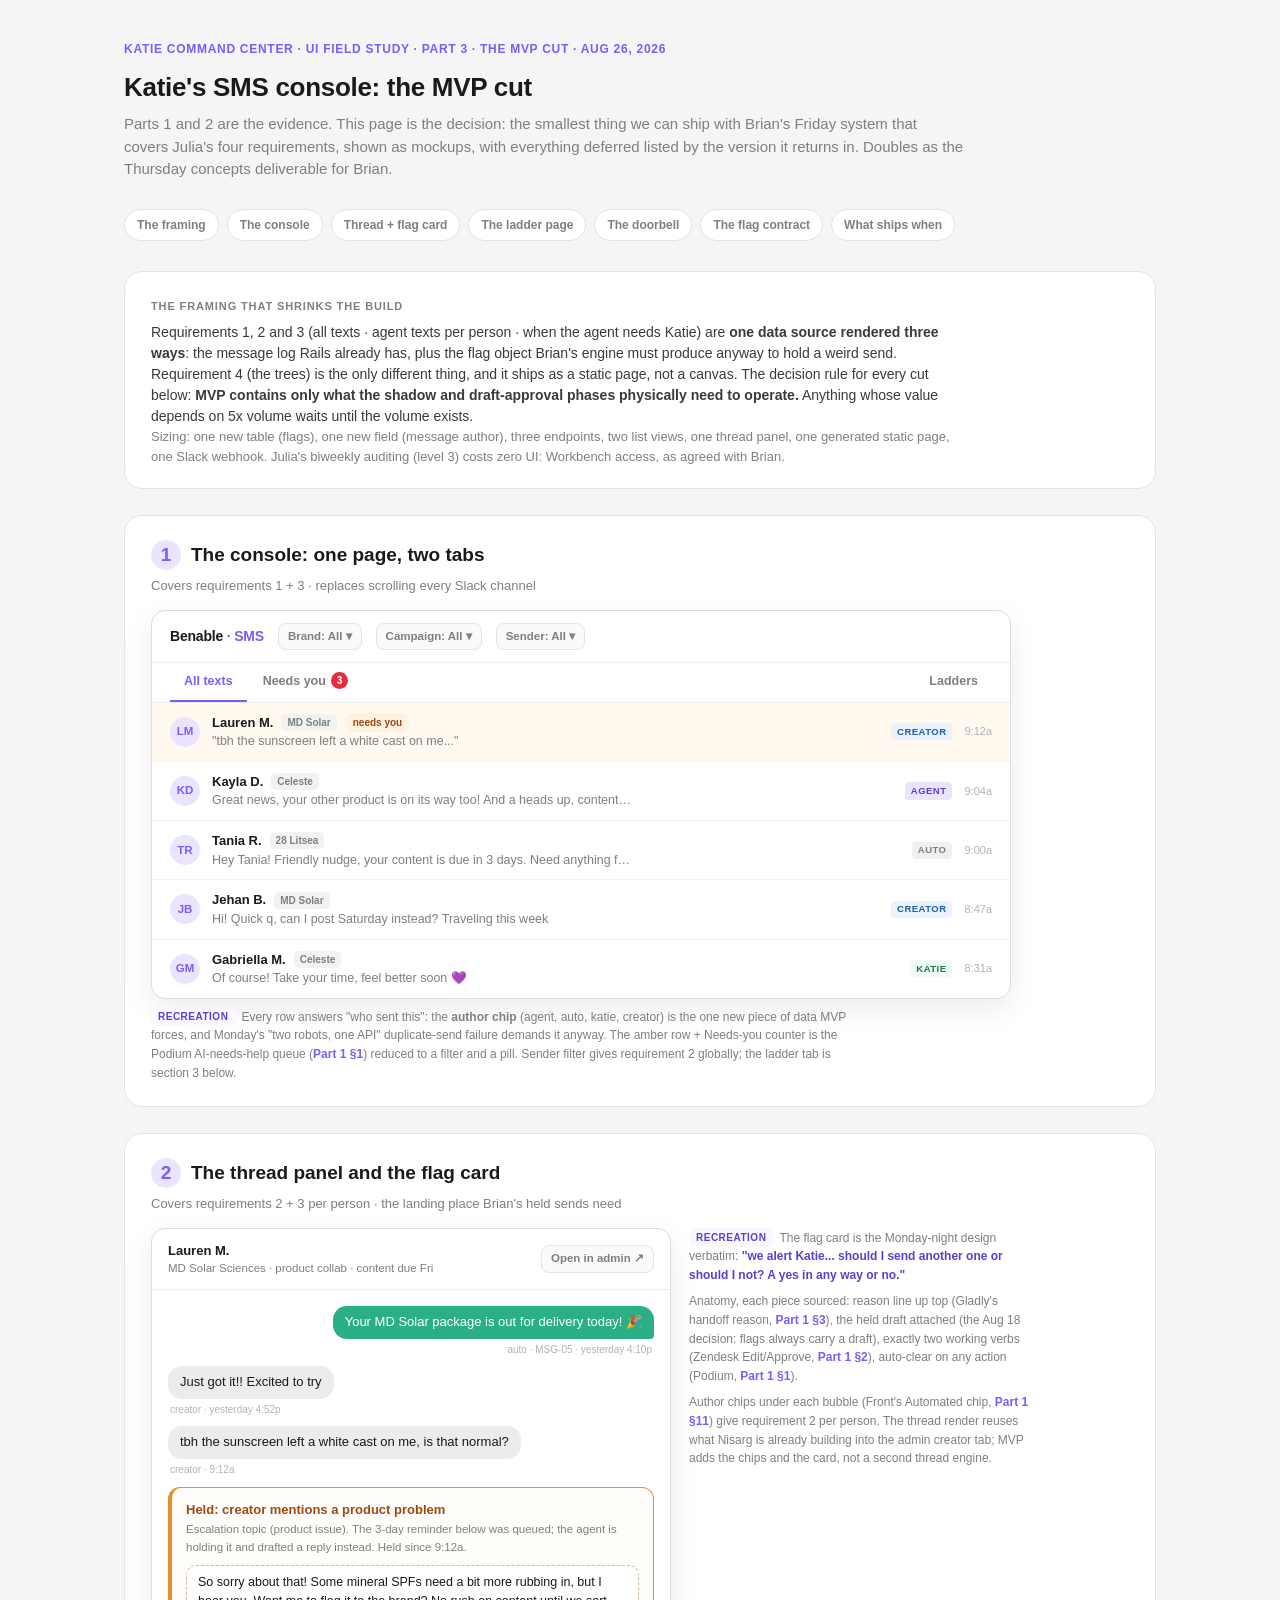
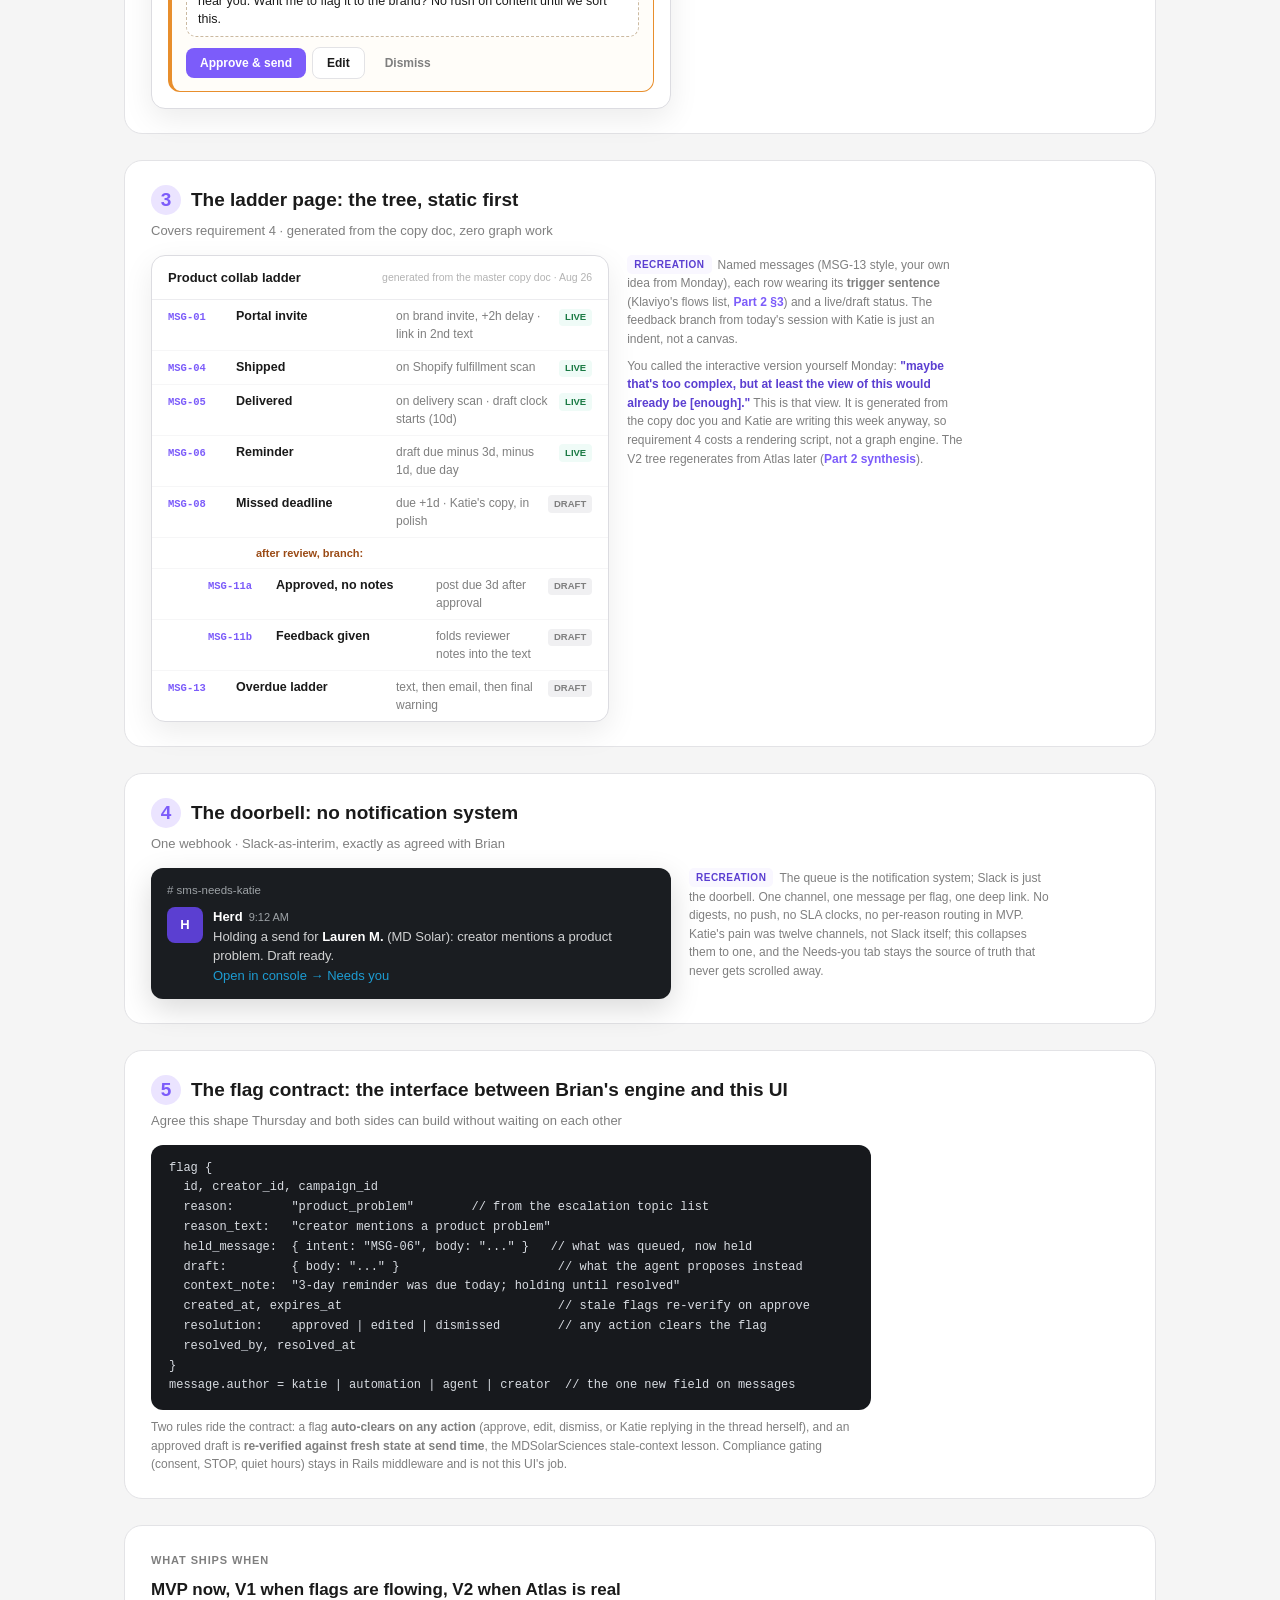
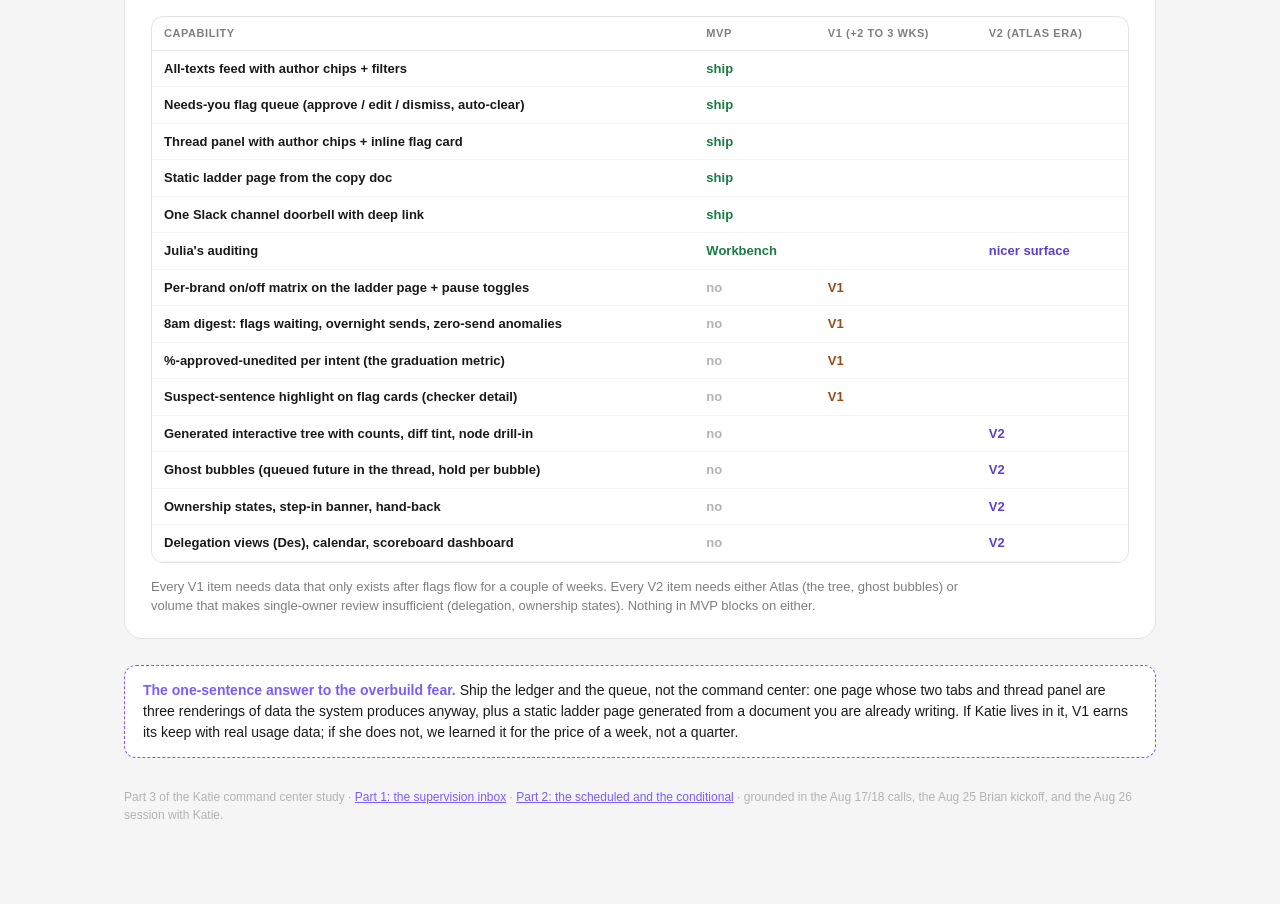
<file: mvp.html>
<!DOCTYPE html>
<html lang="en">
<head>
<meta charset="utf-8">
<meta name="viewport" content="width=device-width, initial-scale=1">
<meta name="robots" content="noindex">
<title>The MVP cut: Katie's SMS console</title>
<link rel="stylesheet" href="study.css">
<style>
  .pattern { background:#fff; border:1px solid #e3e3e6; border-radius:18px; padding:24px 26px; margin-bottom:26px; }
  .pattern .pnum { display:inline-flex; align-items:center; justify-content:center; width:30px; height:30px;
    border-radius:50%; background:var(--accent-soft); color:var(--accent); font-weight:800; margin-right:10px; flex:0 0 auto; }
  .pattern h3 { font-size:19px; display:flex; align-items:center; margin-bottom:6px; }
  .pattern .who { font-size:13px; color:var(--ink-med); margin-bottom:14px; }
  .pattern .why { font-size:14px; line-height:1.6; margin-bottom:16px; max-width:760px; }
  .pattern .why .q { color:#5B3FD1; font-weight:600; }
  .badge { display:inline-block; font-size:10px; font-weight:800; letter-spacing:.05em; text-transform:uppercase;
    border-radius:5px; padding:2px 7px; vertical-align:1px; margin-right:6px; }
  .badge.reco { background:#F9F7FF; color:#5B3FD1; }
  .evidence { font-size:12px; color:var(--ink-med); margin-top:8px; line-height:1.55; max-width:720px; }
  .evidence a { color:var(--accent); text-decoration:none; font-weight:600; }

  .benable-map { background:var(--accent-bg); border:1px solid var(--accent-soft); border-radius:12px;
    padding:13px 16px; font-size:13.5px; line-height:1.6; max-width:820px; }
  .benable-map b { color:#5B3FD1; }

  .toc { display:flex; flex-wrap:wrap; gap:8px; margin:18px 0 30px; }
  .toc a { font-size:12px; font-weight:700; color:var(--ink-med); text-decoration:none;
    border:1px solid #e3e3e6; background:#fff; border-radius:999px; padding:6px 12px; }
  .toc a:hover { color:var(--accent); border-color:var(--accent); }

  .brief { background:#fff; border:1px solid #e3e3e6; border-radius:18px; padding:22px 26px; margin-bottom:26px; }
  .rules { background:#fff; border:1px solid #e3e3e6; border-radius:18px; padding:22px 26px; margin-bottom:26px; }
  .rules ol, .rules ul { margin:12px 0 0 20px; font-size:14px; line-height:1.75; color:#3a3a3c; max-width:860px; }
  .rules li { margin-bottom:8px; }
  .rules b { color:var(--ink); }

  /* ======== console mock kit ======== */
  .console { border:1px solid #dcdce1; border-radius:14px; background:#fff; box-shadow:0 10px 30px rgba(0,0,0,.08);
    max-width:860px; overflow:hidden; font-size:13px; }
  .console .c-top { display:flex; align-items:center; gap:14px; padding:12px 18px; border-bottom:1px solid #ececef; flex-wrap:wrap; }
  .console .c-title { font-weight:800; font-size:14px; letter-spacing:-.2px; }
  .console .c-title span { color:var(--accent); }
  .fchip { font-size:11.5px; font-weight:600; color:var(--ink-med); border:1px solid #e3e3e6; border-radius:8px; padding:4px 9px; background:#fafafb; }
  .ctabs { display:flex; gap:2px; padding:0 18px; border-bottom:1px solid #ececef; }
  .ctab { padding:9px 14px; font-weight:700; font-size:12.5px; color:var(--ink-med); border-bottom:2px solid transparent; }
  .ctab.active { color:var(--accent); border-bottom-color:var(--accent); }
  .ctab .n { display:inline-block; background:#E82C3F; color:#fff; font-size:10px; font-weight:800; border-radius:999px; padding:1px 6px; margin-left:5px; vertical-align:1px; }
  .rowlist { }
  .crow { display:flex; align-items:center; gap:12px; padding:10px 18px; border-bottom:1px solid #f4f4f5; }
  .crow:last-child { border-bottom:none; }
  .crow.flagged { background:#FFF9F0; }
  .av { width:30px; height:30px; border-radius:50%; background:var(--accent-soft); color:var(--accent);
    display:flex; align-items:center; justify-content:center; font-weight:800; font-size:11.5px; flex:0 0 auto; }
  .crow .main { flex:1; min-width:0; }
  .crow .l1 { display:flex; gap:8px; align-items:center; }
  .crow .name { font-weight:700; }
  .bchip { font-size:10px; font-weight:700; color:var(--ink-med); background:#f2f2f3; border-radius:5px; padding:1px 6px; }
  .crow .snippet { color:var(--ink-med); font-size:12.5px; white-space:nowrap; overflow:hidden; text-overflow:ellipsis; max-width:420px; }
  .who-chip { font-size:9.5px; font-weight:800; letter-spacing:.05em; border-radius:4px; padding:1.5px 6px; text-transform:uppercase; flex:0 0 auto; }
  .who-chip.agent { background:#EBE4FF; color:#5B3FD1; }
  .who-chip.auto { background:#f0f0f2; color:#7F7F7F; }
  .who-chip.katie { background:#EFFBF7; color:#1a7a44; }
  .who-chip.creator { background:#E9F2FD; color:#1c5fae; }
  .crow .t { font-size:11px; color:var(--ink-subtle); flex:0 0 auto; }
  .flagpill { font-size:10px; font-weight:800; background:#FFF0E0; color:#9a4a15; border-radius:999px; padding:2px 8px; flex:0 0 auto; }

  /* thread + flag card */
  .thr { max-width:520px; }
  .thr .t-head { display:flex; justify-content:space-between; align-items:center; padding:12px 16px; border-bottom:1px solid #ececef; }
  .thr .t-head .nm { font-weight:800; }
  .thr .t-head .sub { font-size:11.5px; color:var(--ink-med); }
  .thr .t-body { padding:16px; }
  .sms { border-radius:14px; padding:7px 12px; font-size:13px; line-height:1.45; max-width:88%; margin-bottom:3px; width:fit-content; }
  .sms.in { background:#ececef; }
  .sms.out { background:#2BAF87; color:#fff; margin-left:auto; border-bottom-right-radius:4px; }
  .msgmeta { font-size:10px; color:var(--ink-subtle); margin:0 2px 9px; }
  .msgmeta.r { text-align:right; }
  .flagcard { border:1px solid #E88E2C; border-left:4px solid #E88E2C; border-radius:12px; background:#FFFDF9; padding:12px 14px; margin-top:10px; }
  .flagcard .fc-reason { font-weight:700; font-size:13px; color:#9a4a15; margin-bottom:2px; }
  .flagcard .fc-sub { font-size:11.5px; color:var(--ink-med); margin-bottom:9px; }
  .flagcard .fc-draft { border:1.5px dashed #cbb9a0; border-radius:10px; padding:7px 11px; font-size:12.5px; color:var(--ink); background:#fff; margin-bottom:10px; }
  .btn { display:inline-block; font-size:12px; font-weight:700; border-radius:8px; padding:6px 14px; margin-right:6px; }
  .btn.primary { background:var(--accent); color:#fff; }
  .btn.ghost { border:1px solid #e3e3e6; color:var(--ink); background:#fff; }
  .btn.quiet { color:var(--ink-med); }

  /* ladder */
  .ladder { font-size:12.5px; max-width:560px; }
  .ladder .l-head { padding:12px 16px; border-bottom:1px solid #ececef; display:flex; justify-content:space-between; align-items:center; }
  .ladder .l-head b { font-size:13px; }
  .ladder .gen { font-size:10.5px; color:var(--ink-subtle); }
  .lrow { display:flex; gap:10px; padding:7px 16px; border-bottom:1px solid #f6f6f7; align-items:baseline; }
  .lrow:last-child { border-bottom:none; }
  .lrow.indent1 { padding-left:36px; }
  .lrow.indent2 { padding-left:56px; }
  .msgid { font-family:ui-monospace, SFMono-Regular, monospace; font-size:10.5px; font-weight:700; color:var(--accent); flex:0 0 58px; }
  .lrow .l-name { font-weight:700; flex:0 0 150px; }
  .lrow .l-when { color:var(--ink-med); flex:1; font-size:12px; }
  .st { font-size:9.5px; font-weight:800; border-radius:4px; padding:1.5px 6px; text-transform:uppercase; flex:0 0 auto; }
  .st.live { background:#EFFBF7; color:#1a7a44; }
  .st.draft { background:#f0f0f2; color:#7F7F7F; }
  .branch { color:#9a4a15; font-size:11px; font-weight:700; }

  /* slack */
  .slackmock { background:#1A1D21; color:#D1D2D3; border-radius:12px; max-width:520px; padding:14px 16px; font-size:13px; box-shadow:0 10px 30px rgba(0,0,0,.15); }
  .slackmock .sl-ch { color:#9DA2A6; font-size:11.5px; margin-bottom:8px; }
  .slackmock .sl-msg { display:flex; gap:10px; }
  .slackmock .sl-av { width:36px; height:36px; border-radius:8px; background:#5B3FD1; color:#fff; display:flex; align-items:center; justify-content:center; font-weight:800; flex:0 0 auto; }
  .slackmock .sl-name { font-weight:800; color:#fff; }
  .slackmock .sl-time { color:#9DA2A6; font-size:11px; margin-left:6px; font-weight:400; }
  .slackmock .sl-link { color:#1D9BD1; }
  .mcap { font-size:12.5px; color:var(--ink-med); margin-top:10px; line-height:1.5; max-width:560px; }

  code.blk { display:block; font-family:ui-monospace, SFMono-Regular, monospace; font-size:12px; line-height:1.65;
    background:#17191d; color:#d8dce2; border-radius:12px; padding:14px 18px; overflow-x:auto; max-width:720px; white-space:pre; }

  .shiptable { border-collapse:collapse; width:100%; font-size:13px; }
  .shiptable th { text-align:left; font-size:11px; text-transform:uppercase; letter-spacing:.05em; color:var(--ink-med); padding:8px 12px; border-bottom:1px solid #ececec; }
  .shiptable td { padding:8px 12px; border-bottom:1px solid #f4f4f5; vertical-align:top; }
  .shiptable td:first-child { font-weight:600; }
  .tick { font-weight:800; }
  .tick.mvp { color:#1a7a44; }
  .tick.v1 { color:#9a4a15; }
  .tick.v2 { color:#5B3FD1; }
  .tick.no { color:#b3b3b3; font-weight:600; }
  .tablewrap { overflow-x:auto; background:#fff; border:1px solid #e3e3e6; border-radius:12px; margin:14px 0; }
</style>
</head>
<body>

<div class="crumb"><a href="index.html">KATIE COMMAND CENTER · UI FIELD STUDY</a> · PART 3 · THE MVP CUT · AUG 26, 2026</div>
<h2>Katie's SMS console: the MVP cut</h2>
<p class="subtitle" style="max-width:840px;">Parts 1 and 2 are the evidence. This page is the decision: the smallest thing we can ship with Brian's Friday system that covers Julia's four requirements, shown as mockups, with everything deferred listed by the version it returns in. Doubles as the Thursday concepts deliverable for Brian.</p>

<div class="toc">
  <a href="#insight">The framing</a>
  <a href="#m1">The console</a>
  <a href="#m2">Thread + flag card</a>
  <a href="#m3">The ladder page</a>
  <a href="#m4">The doorbell</a>
  <a href="#contract">The flag contract</a>
  <a href="#ship">What ships when</a>
</div>

<div class="brief" id="insight">
  <div class="label">THE FRAMING THAT SHRINKS THE BUILD</div>
  <p style="font-size:14px; max-width:820px;">Requirements 1, 2 and 3 (all texts · agent texts per person · when the agent needs Katie) are <b>one data source rendered three ways</b>: the message log Rails already has, plus the flag object Brian's engine must produce anyway to hold a weird send. Requirement 4 (the trees) is the only different thing, and it ships as a static page, not a canvas. The decision rule for every cut below: <b>MVP contains only what the shadow and draft-approval phases physically need to operate.</b> Anything whose value depends on 5x volume waits until the volume exists.</p>
  <p style="font-size:13px; color:var(--ink-med); max-width:800px;">Sizing: one new table (flags), one new field (message author), three endpoints, two list views, one thread panel, one generated static page, one Slack webhook. Julia's biweekly auditing (level 3) costs zero UI: Workbench access, as agreed with Brian.</p>
</div>

<!-- ============ 1 ============ -->
<div class="pattern" id="m1">
  <h3><span class="pnum">1</span>The console: one page, two tabs</h3>
  <div class="who">Covers requirements 1 + 3 · replaces scrolling every Slack channel</div>
  <div class="console">
    <div class="c-top">
      <div class="c-title">Benable <span>· SMS</span></div>
      <div class="fchip">Brand: All ▾</div>
      <div class="fchip">Campaign: All ▾</div>
      <div class="fchip">Sender: All ▾</div>
    </div>
    <div class="ctabs">
      <div class="ctab active">All texts</div>
      <div class="ctab">Needs you<span class="n">3</span></div>
      <div class="ctab" style="margin-left:auto;">Ladders</div>
    </div>
    <div class="rowlist">
      <div class="crow flagged">
        <div class="av">LM</div>
        <div class="main"><div class="l1"><span class="name">Lauren M.</span><span class="bchip">MD Solar</span><span class="flagpill">needs you</span></div>
        <div class="snippet">"tbh the sunscreen left a white cast on me..."</div></div>
        <span class="who-chip creator">creator</span><span class="t">9:12a</span>
      </div>
      <div class="crow">
        <div class="av">KD</div>
        <div class="main"><div class="l1"><span class="name">Kayla D.</span><span class="bchip">Celeste</span></div>
        <div class="snippet">Great news, your other product is on its way too! And a heads up, content is due Friday.</div></div>
        <span class="who-chip agent">agent</span><span class="t">9:04a</span>
      </div>
      <div class="crow">
        <div class="av">TR</div>
        <div class="main"><div class="l1"><span class="name">Tania R.</span><span class="bchip">28 Litsea</span></div>
        <div class="snippet">Hey Tania! Friendly nudge, your content is due in 3 days. Need anything from us?</div></div>
        <span class="who-chip auto">auto</span><span class="t">9:00a</span>
      </div>
      <div class="crow">
        <div class="av">JB</div>
        <div class="main"><div class="l1"><span class="name">Jehan B.</span><span class="bchip">MD Solar</span></div>
        <div class="snippet">Hi! Quick q, can I post Saturday instead? Traveling this week</div></div>
        <span class="who-chip creator">creator</span><span class="t">8:47a</span>
      </div>
      <div class="crow">
        <div class="av">GM</div>
        <div class="main"><div class="l1"><span class="name">Gabriella M.</span><span class="bchip">Celeste</span></div>
        <div class="snippet">Of course! Take your time, feel better soon 💜</div></div>
        <span class="who-chip katie">katie</span><span class="t">8:31a</span>
      </div>
    </div>
  </div>
  <p class="evidence"><span class="badge reco">recreation</span>Every row answers "who sent this": the <b>author chip</b> (agent, auto, katie, creator) is the one new piece of data MVP forces, and Monday's "two robots, one API" duplicate-send failure demands it anyway. The amber row + Needs-you counter is the Podium AI-needs-help queue (<a href="index.html#p1">Part 1 §1</a>) reduced to a filter and a pill. Sender filter gives requirement 2 globally; the ladder tab is section 3 below.</p>
</div>

<!-- ============ 2 ============ -->
<div class="pattern" id="m2">
  <h3><span class="pnum">2</span>The thread panel and the flag card</h3>
  <div class="who">Covers requirements 2 + 3 per person · the landing place Brian's held sends need</div>
  <div style="display:flex; gap:18px; flex-wrap:wrap; align-items:flex-start;">
  <div class="console thr">
    <div class="t-head">
      <div><div class="nm">Lauren M.</div><div class="sub">MD Solar Sciences · product collab · content due Fri</div></div>
      <div class="fchip">Open in admin ↗</div>
    </div>
    <div class="t-body">
      <div class="sms out">Your MD Solar package is out for delivery today! 🎉</div>
      <div class="msgmeta r">auto · MSG-05 · yesterday 4:10p</div>
      <div class="sms in">Just got it!! Excited to try</div>
      <div class="msgmeta">creator · yesterday 4:52p</div>
      <div class="sms in">tbh the sunscreen left a white cast on me, is that normal?</div>
      <div class="msgmeta">creator · 9:12a</div>
      <div class="flagcard">
        <div class="fc-reason">Held: creator mentions a product problem</div>
        <div class="fc-sub">Escalation topic (product issue). The 3-day reminder below was queued; the agent is holding it and drafted a reply instead. Held since 9:12a.</div>
        <div class="fc-draft">So sorry about that! Some mineral SPFs need a bit more rubbing in, but I hear you. Want me to flag it to the brand? No rush on content until we sort this.</div>
        <span class="btn primary">Approve &amp; send</span><span class="btn ghost">Edit</span><span class="btn quiet">Dismiss</span>
      </div>
    </div>
  </div>
  <div style="flex:1 1 260px; max-width:340px;">
    <p class="evidence" style="margin-top:0;"><span class="badge reco">recreation</span>The flag card is the Monday-night design verbatim: <span style="color:#5B3FD1;font-weight:600;">"we alert Katie... should I send another one or should I not? A yes in any way or no."</span></p>
    <p class="evidence">Anatomy, each piece sourced: reason line up top (Gladly's handoff reason, <a href="index.html#p3">Part 1 §3</a>), the held draft attached (the Aug 18 decision: flags always carry a draft), exactly two working verbs (Zendesk Edit/Approve, <a href="index.html#p2">Part 1 §2</a>), auto-clear on any action (Podium, <a href="index.html#p1">Part 1 §1</a>).</p>
    <p class="evidence">Author chips under each bubble (Front's Automated chip, <a href="index.html#p11">Part 1 §11</a>) give requirement 2 per person. The thread render reuses what Nisarg is already building into the admin creator tab; MVP adds the chips and the card, not a second thread engine.</p>
  </div>
  </div>
</div>

<!-- ============ 3 ============ -->
<div class="pattern" id="m3">
  <h3><span class="pnum">3</span>The ladder page: the tree, static first</h3>
  <div class="who">Covers requirement 4 · generated from the copy doc, zero graph work</div>
  <div style="display:flex; gap:18px; flex-wrap:wrap; align-items:flex-start;">
  <div class="console ladder">
    <div class="l-head"><b>Product collab ladder</b><span class="gen">generated from the master copy doc · Aug 26</span></div>
    <div class="lrow"><span class="msgid">MSG-01</span><span class="l-name">Portal invite</span><span class="l-when">on brand invite, +2h delay · link in 2nd text</span><span class="st live">live</span></div>
    <div class="lrow"><span class="msgid">MSG-04</span><span class="l-name">Shipped</span><span class="l-when">on Shopify fulfillment scan</span><span class="st live">live</span></div>
    <div class="lrow"><span class="msgid">MSG-05</span><span class="l-name">Delivered</span><span class="l-when">on delivery scan · draft clock starts (10d)</span><span class="st live">live</span></div>
    <div class="lrow"><span class="msgid">MSG-06</span><span class="l-name">Reminder</span><span class="l-when">draft due minus 3d, minus 1d, due day</span><span class="st live">live</span></div>
    <div class="lrow"><span class="msgid">MSG-08</span><span class="l-name">Missed deadline</span><span class="l-when">due +1d · Katie's copy, in polish</span><span class="st draft">draft</span></div>
    <div class="lrow indent1"><span class="msgid"></span><span class="branch">after review, branch:</span><span class="l-when"></span></div>
    <div class="lrow indent2"><span class="msgid">MSG-11a</span><span class="l-name">Approved, no notes</span><span class="l-when">post due 3d after approval</span><span class="st draft">draft</span></div>
    <div class="lrow indent2"><span class="msgid">MSG-11b</span><span class="l-name">Feedback given</span><span class="l-when">folds reviewer notes into the text</span><span class="st draft">draft</span></div>
    <div class="lrow"><span class="msgid">MSG-13</span><span class="l-name">Overdue ladder</span><span class="l-when">text, then email, then final warning</span><span class="st draft">draft</span></div>
  </div>
  <div style="flex:1 1 260px; max-width:340px;">
    <p class="evidence" style="margin-top:0;"><span class="badge reco">recreation</span>Named messages (MSG-13 style, your own idea from Monday), each row wearing its <b>trigger sentence</b> (Klaviyo's flows list, <a href="flows.html#f3">Part 2 §3</a>) and a live/draft status. The feedback branch from today's session with Katie is just an indent, not a canvas.</p>
    <p class="evidence">You called the interactive version yourself Monday: <span style="color:#5B3FD1;font-weight:600;">"maybe that's too complex, but at least the view of this would already be [enough]."</span> This is that view. It is generated from the copy doc you and Katie are writing this week anyway, so requirement 4 costs a rendering script, not a graph engine. The V2 tree regenerates from Atlas later (<a href="flows.html#frules">Part 2 synthesis</a>).</p>
  </div>
  </div>
</div>

<!-- ============ 4 ============ -->
<div class="pattern" id="m4">
  <h3><span class="pnum">4</span>The doorbell: no notification system</h3>
  <div class="who">One webhook · Slack-as-interim, exactly as agreed with Brian</div>
  <div style="display:flex; gap:18px; flex-wrap:wrap; align-items:flex-start;">
  <div class="slackmock">
    <div class="sl-ch"># sms-needs-katie</div>
    <div class="sl-msg">
      <div class="sl-av">H</div>
      <div>
        <div><span class="sl-name">Herd</span><span class="sl-time">9:12 AM</span></div>
        <div>Holding a send for <b style="color:#fff;">Lauren M.</b> (MD Solar): creator mentions a product problem. Draft ready.</div>
        <div><span class="sl-link">Open in console → Needs you</span></div>
      </div>
    </div>
  </div>
  <div style="flex:1 1 260px; max-width:360px;">
    <p class="evidence" style="margin-top:0;"><span class="badge reco">recreation</span>The queue is the notification system; Slack is just the doorbell. One channel, one message per flag, one deep link. No digests, no push, no SLA clocks, no per-reason routing in MVP. Katie's pain was twelve channels, not Slack itself; this collapses them to one, and the Needs-you tab stays the source of truth that never gets scrolled away.</p>
  </div>
  </div>
</div>

<!-- ============ contract ============ -->
<div class="pattern" id="contract">
  <h3><span class="pnum">5</span>The flag contract: the interface between Brian's engine and this UI</h3>
  <div class="who">Agree this shape Thursday and both sides can build without waiting on each other</div>
<code class="blk">flag {
  id, creator_id, campaign_id
  reason:        "product_problem"        // from the escalation topic list
  reason_text:   "creator mentions a product problem"
  held_message:  { intent: "MSG-06", body: "..." }   // what was queued, now held
  draft:         { body: "..." }                      // what the agent proposes instead
  context_note:  "3-day reminder was due today; holding until resolved"
  created_at, expires_at                              // stale flags re-verify on approve
  resolution:    approved | edited | dismissed        // any action clears the flag
  resolved_by, resolved_at
}
message.author = katie | automation | agent | creator  // the one new field on messages</code>
  <p class="evidence">Two rules ride the contract: a flag <b>auto-clears on any action</b> (approve, edit, dismiss, or Katie replying in the thread herself), and an approved draft is <b>re-verified against fresh state at send time</b>, the MDSolarSciences stale-context lesson. Compliance gating (consent, STOP, quiet hours) stays in Rails middleware and is not this UI's job.</p>
</div>

<!-- ============ ship table ============ -->
<div class="rules" id="ship">
  <div class="label">WHAT SHIPS WHEN</div>
  <h3 style="margin-bottom:4px;">MVP now, V1 when flags are flowing, V2 when Atlas is real</h3>
  <div class="tablewrap">
  <table class="shiptable">
    <tr><th>Capability</th><th>MVP</th><th>V1 (+2 to 3 wks)</th><th>V2 (Atlas era)</th></tr>
    <tr><td>All-texts feed with author chips + filters</td><td><span class="tick mvp">ship</span></td><td></td><td></td></tr>
    <tr><td>Needs-you flag queue (approve / edit / dismiss, auto-clear)</td><td><span class="tick mvp">ship</span></td><td></td><td></td></tr>
    <tr><td>Thread panel with author chips + inline flag card</td><td><span class="tick mvp">ship</span></td><td></td><td></td></tr>
    <tr><td>Static ladder page from the copy doc</td><td><span class="tick mvp">ship</span></td><td></td><td></td></tr>
    <tr><td>One Slack channel doorbell with deep link</td><td><span class="tick mvp">ship</span></td><td></td><td></td></tr>
    <tr><td>Julia's auditing</td><td><span class="tick mvp">Workbench</span></td><td></td><td><span class="tick v2">nicer surface</span></td></tr>
    <tr><td>Per-brand on/off matrix on the ladder page + pause toggles</td><td><span class="tick no">no</span></td><td><span class="tick v1">V1</span></td><td></td></tr>
    <tr><td>8am digest: flags waiting, overnight sends, zero-send anomalies</td><td><span class="tick no">no</span></td><td><span class="tick v1">V1</span></td><td></td></tr>
    <tr><td>%-approved-unedited per intent (the graduation metric)</td><td><span class="tick no">no</span></td><td><span class="tick v1">V1</span></td><td></td></tr>
    <tr><td>Suspect-sentence highlight on flag cards (checker detail)</td><td><span class="tick no">no</span></td><td><span class="tick v1">V1</span></td><td></td></tr>
    <tr><td>Generated interactive tree with counts, diff tint, node drill-in</td><td><span class="tick no">no</span></td><td></td><td><span class="tick v2">V2</span></td></tr>
    <tr><td>Ghost bubbles (queued future in the thread, hold per bubble)</td><td><span class="tick no">no</span></td><td></td><td><span class="tick v2">V2</span></td></tr>
    <tr><td>Ownership states, step-in banner, hand-back</td><td><span class="tick no">no</span></td><td></td><td><span class="tick v2">V2</span></td></tr>
    <tr><td>Delegation views (Des), calendar, scoreboard dashboard</td><td><span class="tick no">no</span></td><td></td><td><span class="tick v2">V2</span></td></tr>
  </table>
  </div>
  <p style="font-size:13px; color:var(--ink-med); max-width:820px; margin-top:10px;">Every V1 item needs data that only exists after flags flow for a couple of weeks. Every V2 item needs either Atlas (the tree, ghost bubbles) or volume that makes single-owner review insufficient (delegation, ownership states). Nothing in MVP blocks on either.</p>
</div>

<div class="lean">
  <strong>The one-sentence answer to the overbuild fear.</strong> Ship the ledger and the queue, not the command center: one page whose two tabs and thread panel are three renderings of data the system produces anyway, plus a static ladder page generated from a document you are already writing. If Katie lives in it, V1 earns its keep with real usage data; if she does not, we learned it for the price of a week, not a quarter.
</div>

<p style="font-size:12px; color:var(--ink-subtle); margin-top:30px;">Part 3 of the Katie command center study · <a href="index.html" style="color:var(--accent);">Part 1: the supervision inbox</a> · <a href="flows.html" style="color:var(--accent);">Part 2: the scheduled and the conditional</a> · grounded in the Aug 17/18 calls, the Aug 25 Brian kickoff, and the Aug 26 session with Katie.</p>

</body>
</html>
</file>
<file: study.css>
/* Creator Timeline Study — shared styles (Benable tokens) */
* { box-sizing: border-box; margin: 0; padding: 0; }
:root {
  --accent: #7C5CFA;            /* app purple */
  --accent-soft: #EBE4FF;       /* Brand-300 */
  --accent-bg: #F9F7FF;         /* Brand-0 */
  --ink: #1A1A1A;               /* text-base */
  --ink-med: #7F7F7F;           /* text-medium */
  --ink-subtle: #B3B3B3;        /* text-subtle */
  --bg: #F5F5F5;                /* bg-weak */
  --line: #ECECEC;              /* border-base */
  --green: #2BAF87; --green-bg: #EFFBF7;
  --orange: #E88E2C; --orange-bg: #FFF0E0;
  --red: #E82C3F;   --red-bg: #FFF1F1;
}
body {
  font: 15px/1.5 -apple-system, BlinkMacSystemFont, "Segoe UI", Inter, sans-serif;
  color: var(--ink); background: var(--bg);
  padding: 40px clamp(20px, 5vw, 64px) 80px; max-width: 1160px; margin: 0 auto;
}
h2 { font-size: 26px; font-weight: 800; letter-spacing: -0.3px; margin-bottom: 6px; }
h3 { font-size: 17px; font-weight: 700; margin-bottom: 4px; }
h4 { font-size: 13px; font-weight: 700; text-transform: uppercase; letter-spacing: .04em; }
p  { color: #3a3a3c; }
.subtitle { color: var(--ink-med); font-size: 15px; margin-bottom: 28px; }
.label { display:inline-block; font-size:11px; font-weight:700; letter-spacing:.08em;
         text-transform:uppercase; color:var(--ink-med); margin-bottom:8px; }
.section { margin-bottom: 36px; }
.crumb { font-size:12px; font-weight:700; letter-spacing:.06em; text-transform:uppercase;
         color:var(--accent); margin-bottom:10px; }
.crumb a { color:inherit; text-decoration:none; }

/* options list */
.options { display:flex; flex-direction:column; gap:12px; }
.option { display:flex; gap:16px; align-items:flex-start; background:#fff; border:1px solid #e3e3e6;
          border-radius:14px; padding:16px 18px; cursor:pointer; transition:border-color .15s, box-shadow .15s; }
.option:hover { border-color:var(--accent); box-shadow:0 6px 20px rgba(0,0,0,.06); }
.option.selected { border-color:var(--accent); box-shadow:0 0 0 1px var(--accent); }
.option .letter { flex:0 0 auto; width:30px; height:30px; border-radius:50%; background:var(--accent-soft);
          color:var(--accent); font-weight:800; display:flex; align-items:center; justify-content:center; }

/* cards side by side */
.cards { display:grid; grid-template-columns:repeat(auto-fit, minmax(300px,1fr)); gap:16px; align-items:start; }
.card { background:#fff; border:1px solid #e3e3e6; border-radius:16px; overflow:hidden; cursor:pointer;
        transition:border-color .15s, box-shadow .15s; }
.card:hover { border-color:var(--accent); box-shadow:0 10px 28px rgba(0,0,0,.08); }
.card.selected { border-color:var(--accent); box-shadow:0 0 0 1px var(--accent); }
.card-image { background:#faf9fb; padding:20px; display:flex; justify-content:center; }
.card-body { padding:14px 16px; }
.card-body p { color:var(--ink-med); font-size:13px; margin-top:4px; }

.mockup { border:1px solid #e3e3e6; border-radius:14px; overflow:hidden; background:#fff; }
.mockup-header { background:#f0eef4; padding:8px 14px; font-size:12px; color:var(--ink-med); font-weight:600; }
.mockup-body { padding:20px; display:flex; justify-content:center; background:#faf9fb; }

.split { display:grid; grid-template-columns:1fr 1fr; gap:16px; }
@media (max-width:760px){ .split{ grid-template-columns:1fr; } }

.pros-cons { display:grid; grid-template-columns:1fr 1fr; gap:16px; margin-top:18px; }
.pros, .cons { border-radius:12px; padding:14px 16px; }
.pros { background:#eefaf0; } .cons { background:#fdf3ec; }
.pros h4 { color:#1a7a44; } .cons h4 { color:#9a4a15; }
.pros ul, .cons ul { margin:8px 0 0 18px; font-size:13px; color:#444; line-height:1.7; }

.lean { background:#fff; border:1px dashed var(--accent); border-radius:12px; padding:14px 18px;
        font-size:14px; color:var(--ink); margin-top:24px; }
.lean strong { color:var(--accent); }

/* ---------- Benable app mockup kit ---------- */
.appcard { width: 340px; background:#fff; border-radius:20px; box-shadow:0 8px 24px rgba(0,0,0,.07);
           overflow:hidden; font-size:14px; text-align:left; }
.appcard.pinkwrap { background:linear-gradient(135deg,#FBEFF2 0%, #F6EFFB 60%, #F1EDFB 100%);
           border-radius:22px; padding:14px; box-shadow:0 8px 24px rgba(0,0,0,.07); }
.appcard .inner { background:#fff; border-radius:16px; padding:16px; box-shadow:0 2px 10px rgba(0,0,0,.04); }
.brandrow { display:flex; align-items:center; gap:10px; margin-bottom:12px; }
.brandlogo { width:44px; height:44px; border-radius:50%; background:#FBF3DF; display:flex; align-items:center;
             justify-content:center; font-weight:800; font-size:9px; letter-spacing:.02em; color:#8C2B1E;
             text-align:center; line-height:1.05; border:1px solid #f0e4c6; }
.brandname { font-size:17px; font-weight:800; }
.camp-title { font-size:16px; font-weight:700; margin-bottom:4px; }
.camp-desc { font-size:13.5px; color:var(--ink-med); line-height:1.45; margin-bottom:12px;
             display:-webkit-box; -webkit-line-clamp:3; -webkit-box-orient:vertical; overflow:hidden; }
.founder { display:flex; align-items:center; gap:10px; margin-bottom:14px; }
.founder .ava { width:36px; height:36px; border-radius:50%;
                background:radial-gradient(circle at 35% 30%, #d9a08c, #8c5a4a); }
.founder b { font-size:14px; display:block; }
.founder span { font-size:12.5px; color:var(--ink-subtle); }
.ghostbtn { border:1.5px solid var(--accent); color:var(--accent); border-radius:999px; text-align:center;
            padding:10px 0; font-weight:600; font-size:15px; }
.fillbtn { background:var(--accent); color:#fff; border-radius:999px; text-align:center;
           padding:12px 0; font-weight:600; font-size:15px; }
.fillbtn.disabled { background:#DDD3F9; }

/* phone frame */
.phone { width:340px; background:#fff; border-radius:26px; box-shadow:0 10px 30px rgba(0,0,0,.10);
         overflow:hidden; text-align:left; }
.phone .body { background:#F7F7F8; padding:16px; min-height:340px; }
.p-nav { display:flex; align-items:center; gap:10px; padding:12px 16px 10px; background:#fff; }
.p-nav .back { font-size:18px; color:#1A1A1A; width:20px; }
.p-nav .brandlogo { width:38px; height:38px; }
.p-nav b { font-size:15.5px; display:block; line-height:1.2; }
.p-nav span { font-size:12.5px; color:var(--ink-med); }
.stepper { display:flex; gap:6px; padding:10px 16px 12px; background:#fff; border-bottom:1px solid #f0f0f2; }
.step { flex:1; }
.step .bar { height:3px; border-radius:2px; background:#E4E4E7; margin-bottom:7px; }
.step.done .bar, .step.active .bar { background:#111; }
.step.active .bar { background:linear-gradient(90deg,#111 30%, #E4E4E7 30%); }
.step .nm { font-size:12.5px; font-weight:600; color:#C9C9CE; }
.step.done .nm { color:#1A1A1A; } .step.active .nm { color:#1A1A1A; font-weight:800; }

/* segmented tabs (Campaigns) */
.segtabs { display:flex; background:#ECECEE; border-radius:12px; padding:3px; margin-bottom:14px; }
.segtabs div { flex:1; text-align:center; font-size:14px; padding:7px 0; border-radius:10px; color:var(--ink-med); }
.segtabs .on { background:#fff; color:#111; font-weight:700; box-shadow:0 1px 4px rgba(0,0,0,.08); }

/* deadline chips + pills */
.chip { display:inline-flex; align-items:center; gap:6px; border-radius:999px; padding:5px 11px;
        font-size:12.5px; font-weight:700; }
.chip .dot { width:7px; height:7px; border-radius:50%; }
.chip.calm { background:var(--accent-soft); color:#5B3FD1; }
.chip.soon { background:var(--orange-bg); color:var(--orange); }
.chip.over { background:var(--red-bg); color:var(--red); }
.chip.paused { background:#F0F0F2; color:var(--ink-med); }
.chip.done { background:var(--green-bg); color:var(--green); }

/* annotations */
.note { font-size:12.5px; color:var(--ink-med); margin-top:10px; text-align:center; }
.callout { position:relative; }

/* ---------- campaign-end-check additions ---------- */

/* bottom sheet inside phone */
.phone.scrim { position:relative; }
.scrim-dim { position:absolute; inset:0; background:rgba(20,16,40,.42); border-radius:0; }
.sheet { position:absolute; left:0; right:0; bottom:0; background:#fff; border-radius:20px 20px 0 0;
         padding:20px 18px 22px; box-shadow:0 -8px 30px rgba(0,0,0,.18); }
.sheet .grab { width:36px; height:4px; border-radius:2px; background:#E4E4E7; margin:0 auto 14px; }
.sheet h5 { font-size:17px; font-weight:800; margin-bottom:4px; letter-spacing:-.2px; }
.sheet .sub { font-size:13px; color:var(--ink-med); margin-bottom:14px; line-height:1.45; }

/* preference choice chips */
.choices { display:flex; flex-direction:column; gap:8px; }
.choicechip { display:flex; align-items:center; gap:10px; border:1.5px solid var(--line); border-radius:14px;
              padding:12px 14px; font-size:14.5px; font-weight:600; background:#fff; }
.choicechip .emo { font-size:19px; }
.choicechip.on { border-color:var(--accent); background:var(--accent-bg); box-shadow:0 0 0 1px var(--accent); }
.choicechip span.hint { font-weight:400; font-size:12.5px; color:var(--ink-med); display:block; }

/* one-tap faces row */
.faces { display:flex; gap:8px; }
.facebtn { flex:1; border:1.5px solid var(--line); border-radius:14px; background:#fff; padding:12px 6px 10px;
           text-align:center; }
.facebtn .emo { font-size:26px; display:block; margin-bottom:5px; }
.facebtn b { font-size:12.5px; font-weight:700; }
.facebtn.on { border-color:var(--accent); background:var(--accent-bg); box-shadow:0 0 0 1px var(--accent); }

/* privacy caption */
.privacy { display:flex; align-items:center; gap:7px; font-size:12px; color:var(--ink-med); margin-top:12px; }
.privacy .lock { width:14px; height:14px; flex:0 0 auto; }

/* note field */
.notefield { border:1.5px solid var(--line); border-radius:12px; padding:11px 13px; font-size:13.5px;
             color:var(--ink-subtle); background:#fff; min-height:64px; }

/* wrapped-style slide */
.gradslide { border-radius:20px; padding:28px 22px; color:#fff; text-align:center; min-height:380px;
             background:linear-gradient(160deg,#7C5CFA 0%, #A78BFA 45%, #F0ABC8 100%);
             display:flex; flex-direction:column; justify-content:center; gap:10px; }
.gradslide .big { font-size:24px; font-weight:800; letter-spacing:-.3px; line-height:1.2; }
.gradslide .whitecard { background:#fff; color:var(--ink); border-radius:16px; padding:16px 14px; text-align:left; }

/* skip link */
.skiplink { text-align:center; font-size:13.5px; color:var(--ink-med); padding-top:12px; font-weight:600; }

/* small answered pill */
.answered { display:inline-flex; align-items:center; gap:6px; background:var(--green-bg); color:var(--green);
            border-radius:999px; padding:5px 11px; font-size:12.5px; font-weight:700; }

/* moment timeline (page 01) */
.moments { display:flex; flex-direction:column; gap:0; margin-top:8px; }
.moment { display:flex; gap:16px; }
.moment .rail { display:flex; flex-direction:column; align-items:center; width:26px; flex:0 0 auto; }
.moment .dot2 { width:14px; height:14px; border-radius:50%; background:#fff; border:3px solid var(--accent); margin-top:4px; }
.moment .dot2.grey { border-color:#D6D6DA; }
.moment .vline { width:2px; flex:1; background:#E4E4E7; min-height:26px; }
.moment .mbody { padding-bottom:22px; }
.moment .mtitle { font-weight:800; font-size:15px; }
.moment .mdesc { font-size:13.5px; color:var(--ink-med); line-height:1.5; margin-top:2px; max-width:560px; }
.momenttag { display:inline-block; font-size:11px; font-weight:800; letter-spacing:.05em; text-transform:uppercase;
             border-radius:6px; padding:2px 8px; margin-left:8px; vertical-align:2px; }
.momenttag.cand { background:var(--accent-soft); color:#5B3FD1; }
.momenttag.future { background:#F0F0F2; color:var(--ink-med); }
</file>
